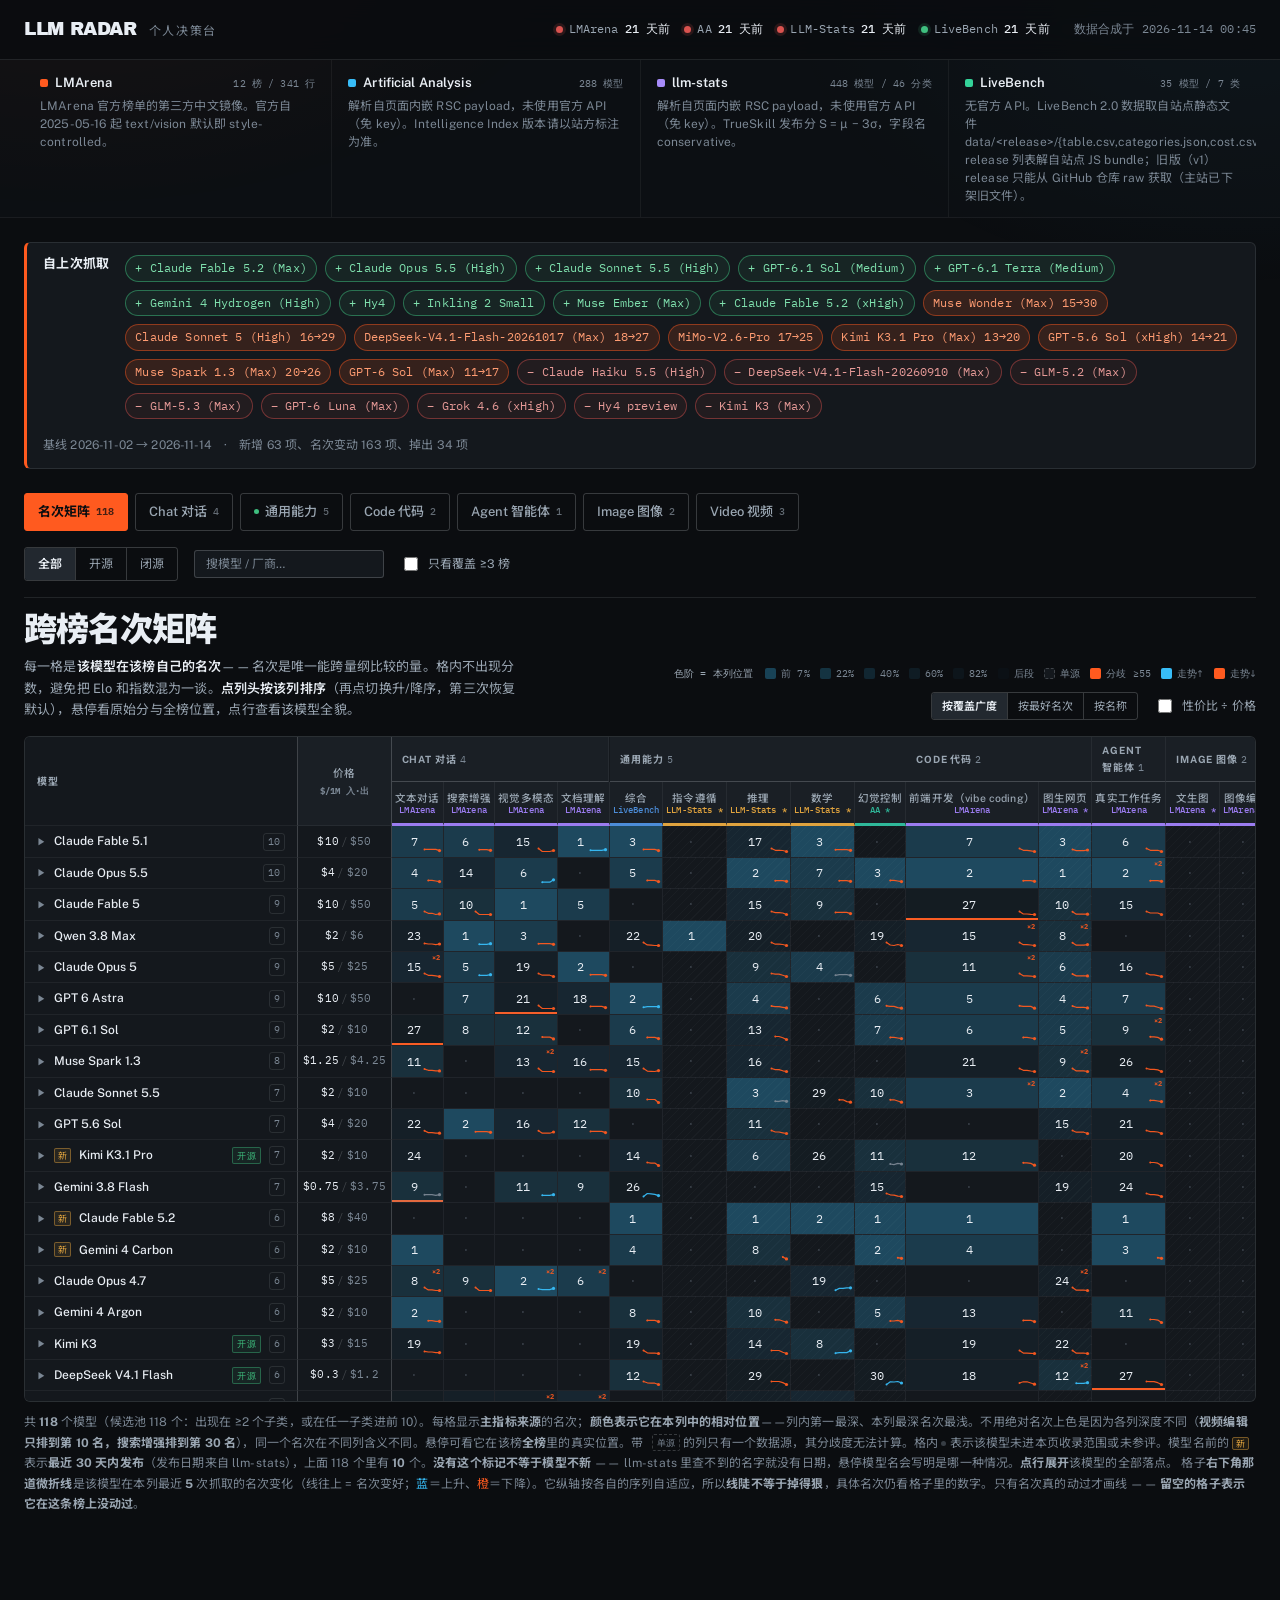
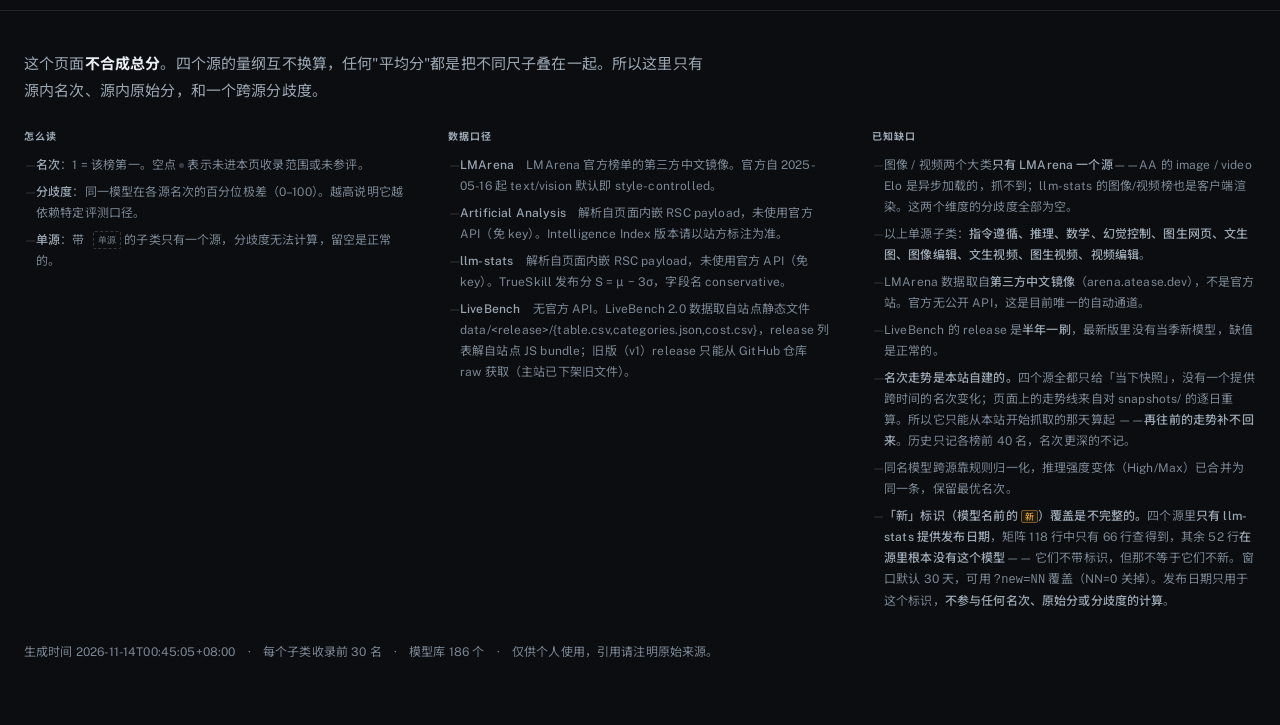
<file: index.html>
<!DOCTYPE html>
<html lang="zh-CN">
<head>
<meta charset="UTF-8">
<meta name="viewport" content="width=device-width, initial-scale=1">
<title>LLM Radar · 个人大模型决策台</title>
<meta name="description" content="把 LMArena / Artificial Analysis / llm-stats / LiveBench 四个源按 6 大类 17 子类并排，不合成总分，只做源内名次与跨源分歧。">
<link rel="preconnect" href="https://fonts.googleapis.com">
<link rel="preconnect" href="https://fonts.gstatic.com" crossorigin>
<link href="https://fonts.googleapis.com/css2?family=Archivo+Black&family=IBM+Plex+Mono:wght@400;500;600&family=Public+Sans:wght@300;400;500;600;700&family=Noto+Sans+SC:wght@400;500;700;900&display=swap" rel="stylesheet">
<link rel="stylesheet" href="styles/tokens.css">
<link rel="stylesheet" href="styles/base.css">
<link rel="stylesheet" href="styles/radar.css">
</head>
<body>

<!-- ══════════════ 顶栏 ══════════════ -->
<header class="topbar">
  <div class="wrap topbar-in">
    <div class="brand">
      <span class="brand-mark">LLM RADAR</span>
      <span class="brand-sub">个人决策台</span>
    </div>
    <div class="topbar-right">
      <div class="freshness" id="freshness"></div>
      <div class="genstamp" id="genstamp"></div>
    </div>
  </div>
</header>

<!-- ══════════════ 数据基准条 ══════════════ -->
<section class="srcline">
  <div class="wrap srcline-in" id="srcline"></div>
</section>

<main class="wrap">

  <!-- ══════════════ 变更 ══════════════ -->
  <section class="changes" id="changes"></section>

  <!-- ══════════════ 控制条 ══════════════ -->
  <section class="controls">
    <nav class="viewtabs" id="viewtabs" role="tablist" aria-label="视图切换"></nav>
    <div class="filters">
      <div class="seg" id="openfilter" role="group" aria-label="开源筛选">
        <button data-open="all" class="on">全部</button>
        <button data-open="open">开源</button>
        <button data-open="closed">闭源</button>
      </div>
      <label class="search">
        <input id="q" type="search" placeholder="搜模型 / 厂商…" autocomplete="off" aria-label="搜索模型">
      </label>
      <label class="covtoggle">
        <input type="checkbox" id="covfilter">
        <span>只看覆盖 ≥3 榜</span>
      </label>
    </div>
  </section>

  <!-- ══════════════ 矩阵视图 ══════════════ -->
  <section id="view-matrix" class="view">
    <div class="viewhead">
      <div>
        <h2>跨榜名次矩阵</h2>
        <p class="lead">每一格是<b>该模型在该榜自己的名次</b>——名次是唯一能跨量纲比较的量。格内不出现分数，避免把 Elo 和指数混为一谈。<b>点列头按该列排序</b>（再点切换升/降序，第三次恢复默认），悬停看原始分与全榜位置，点行查看该模型全貌。</p>
      </div>
      <div class="viewhead-meta">
        <div class="legend" id="matrix-legend"></div>
        <div class="sortrow">
          <div class="seg seg-sm" id="matrixsort">
            <button data-sort="coverage" class="on">按覆盖广度</button>
            <button data-sort="best">按最好名次</button>
            <button data-sort="name">按名称</button>
          </div>
          <label class="covtoggle" title="性价比排序 = 名次 × $/1k 对话（越小越划算），缺名次或价格的一律沉底。⚠️ 价格跨度是三个数量级、名次只有一个，所以结果会明显偏向便宜的小模型；要纯看实力就把它关掉。">
            <input type="checkbox" id="valuemode">
            <span>性价比 ÷ 价格</span>
          </label>
        </div>
      </div>
    </div>
    <p class="swipehint">↔ 横滑看 17 维　·　<b>点格子</b>看来源　·　<b>点名字</b>看全貌</p>
    <div class="matrix-split" id="matrix-split">
      <div class="tablewrap" id="wrap-matrix">
        <table class="matrix" id="matrix"></table>
      </div>
      <aside class="detailrail" id="detailrail" aria-live="polite"></aside>
    </div>
    <p class="tablenote" id="matrix-note"></p>
  </section>

  <!-- ══════════════ 大类详情视图 ══════════════ -->
  <section id="view-cat" class="view" hidden>
    <div class="cathead" id="cathead"></div>
    <p class="swipehint">↔ 左右滑动看各源原始分　·　<b>点模型名</b>展开全貌</p>
    <div class="cat-split" id="cat-split">
      <div class="tablewrap" id="wrap-cat">
        <table class="dtable" id="dtable"></table>
      </div>
      <aside class="detailrail" id="detailrail-cat" aria-live="polite"></aside>
    </div>
    <p class="tablenote" id="cat-note"></p>
  </section>

</main>

<footer class="footer">
  <div class="wrap">
    <p class="footer-lead">这个页面<b>不合成总分</b>。四个源的量纲互不换算，任何"平均分"都是把不同尺子叠在一起。所以这里只有源内名次、源内原始分，和一个跨源分歧度。</p>
    <div class="footer-grid">
      <div>
        <h4>怎么读</h4>
        <ul>
          <li><b>名次</b>：1 = 该榜第一。空点 <span class="dot-miss"></span> 表示未进本页收录范围或未参评。</li>
          <li><b>分歧度</b>：同一模型在各源名次的百分位极差（0–100）。越高说明它越依赖特定评测口径。</li>
          <li><b>单源</b>：带 <span class="tag-single">单源</span> 的子类只有一个源，分歧度无法计算，留空是正常的。</li>
        </ul>
      </div>
      <div>
        <h4>数据口径</h4>
        <ul id="footer-method"></ul>
      </div>
      <div>
        <h4>已知缺口</h4>
        <ul id="footer-gaps"></ul>
      </div>
    </div>
    <p class="footer-fine" id="footer-fine"></p>
  </div>
</footer>

<div class="tip" id="tip" hidden></div>

<script src="data/app.json.js"></script>
<script src="data/history.json.js"></script>
<script src="scripts/radar.js"></script>
</body>
</html>
</file>
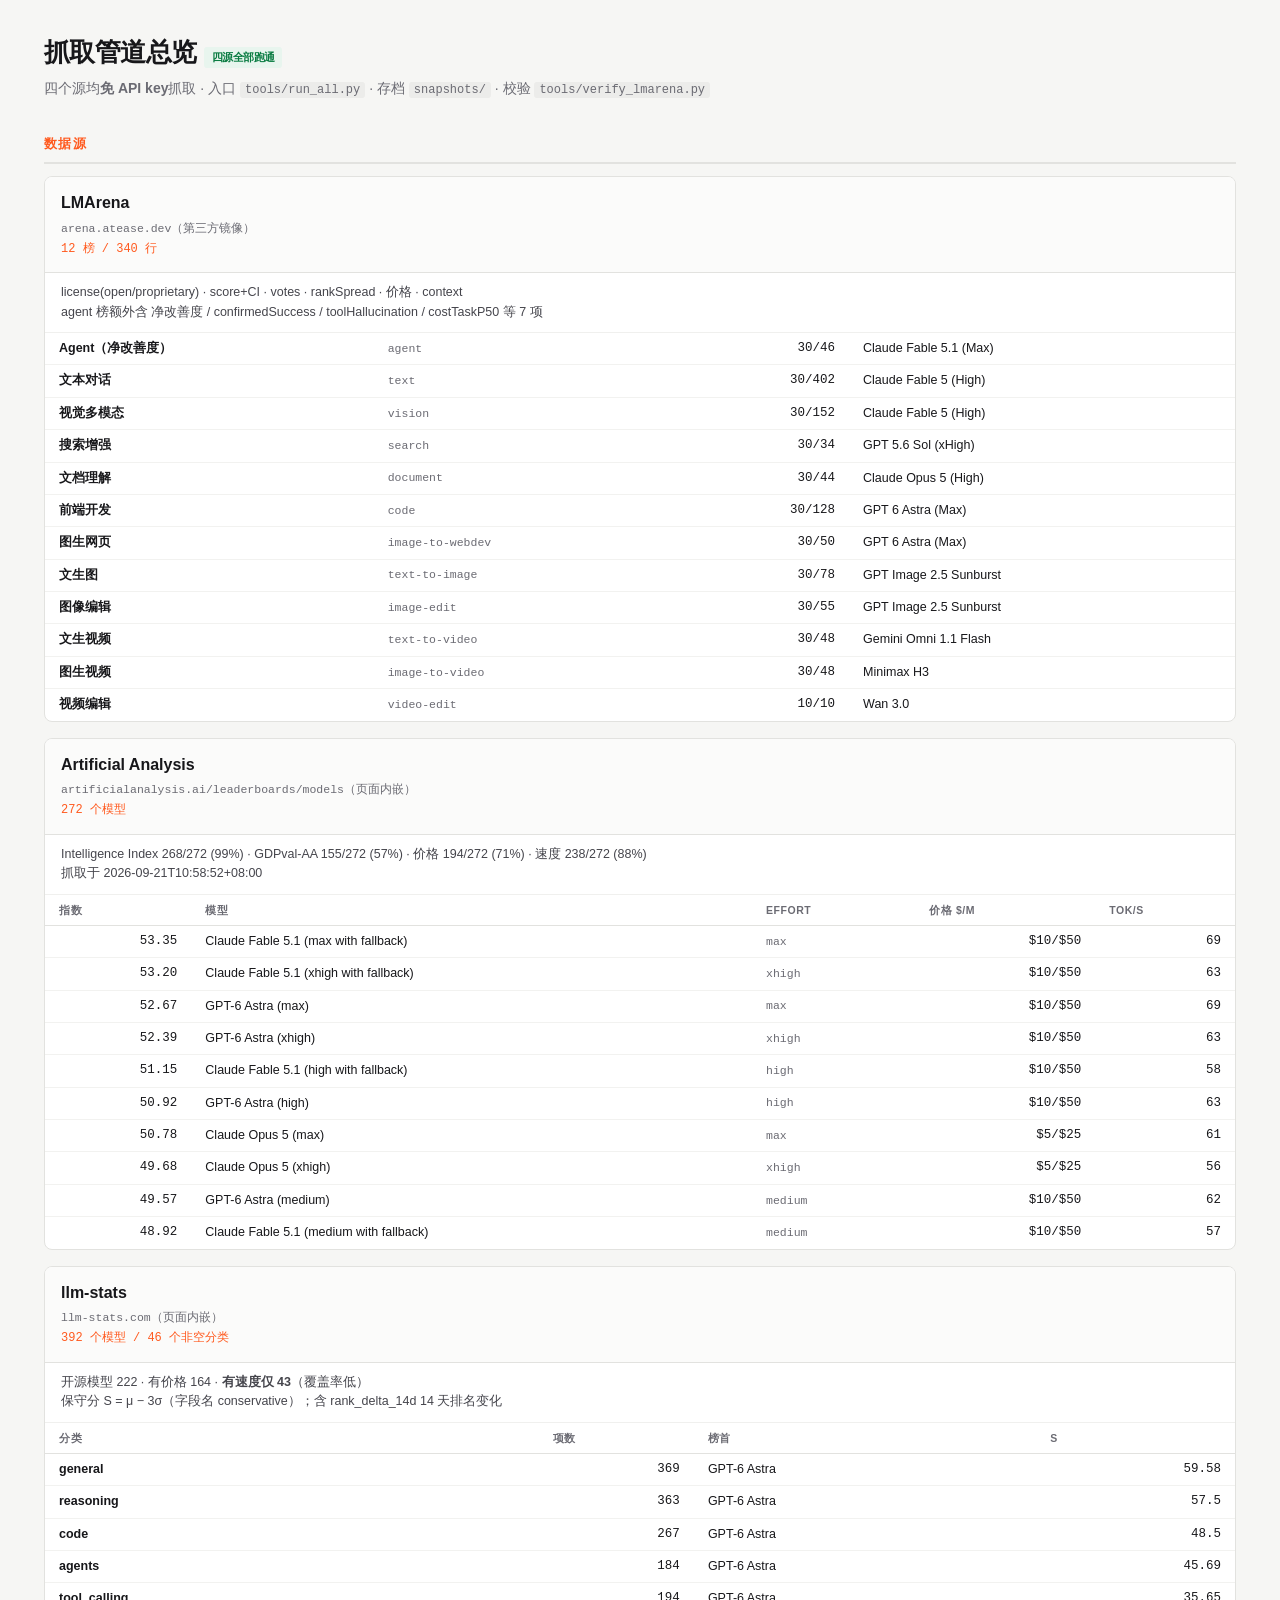
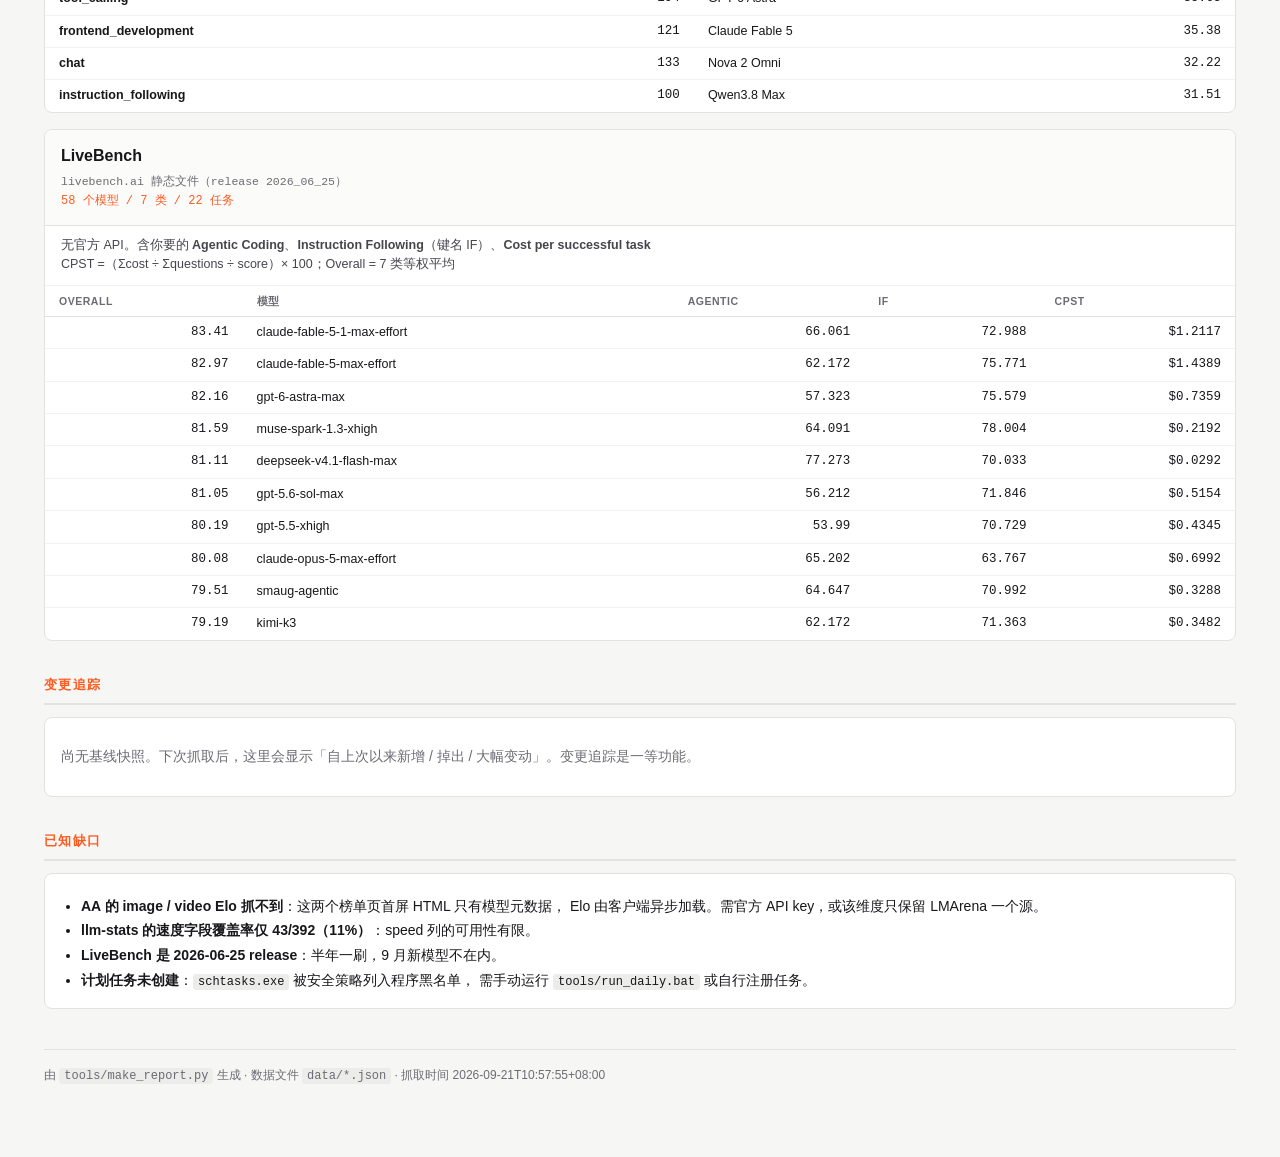
<file: data/pipeline.html>
<!DOCTYPE html>
<html lang="zh-CN"><head><meta charset="utf-8">
<meta name="viewport" content="width=device-width, initial-scale=1">
<title>抓取管道总览 · 四源</title>
<style>
  :root { --bg:#f6f6f4; --card:#fff; --ink:#17171a; --dim:#6b6b73; --line:#e2e2df;
    --accent:#ff5a1f; --ok:#0a7c42; --mono:ui-monospace,"Cascadia Mono",Consolas,monospace; }
  * { box-sizing:border-box; }
  body { margin:0; background:var(--bg); color:var(--ink);
    font:14px/1.55 -apple-system,"Segoe UI","Microsoft YaHei",sans-serif; }
  .wrap { max-width:1240px; margin:0 auto; padding:32px 24px 72px; }
  h1 { font-size:26px; margin:0 0 6px; letter-spacing:-.02em; }
  h2 { font-size:13px; text-transform:uppercase; letter-spacing:.1em; color:var(--accent);
    margin:34px 0 12px; padding-bottom:8px; border-bottom:2px solid var(--line); }
  .lead { color:var(--dim); margin:0 0 22px; }
  code { font-family:var(--mono); font-size:12px; background:#ececea; padding:1px 5px; border-radius:3px; }
  .ok { display:inline-block; background:#e8f5ee; color:var(--ok); font-weight:600;
    font-size:11px; padding:2px 8px; border-radius:3px; }
  .card { background:var(--card); border:1px solid var(--line); border-radius:8px;
    margin-bottom:16px; overflow:hidden; }
  .card header { padding:14px 16px; border-bottom:1px solid var(--line); background:#fbfbfa; }
  .card h3 { margin:0 0 4px; font-size:16px; }
  .src { font-family:var(--mono); font-size:11.5px; color:var(--dim); }
  .scale { font-family:var(--mono); font-size:12px; color:var(--accent); margin-top:2px; }
  .note { margin:0; padding:10px 16px; font-size:12.5px; color:#45454c;
    border-bottom:1px solid #f0f0ee; }
  .tw { overflow-x:auto; }
  table { width:100%; border-collapse:collapse; font-size:12.5px; }
  th { text-align:left; font-size:10.5px; color:var(--dim); text-transform:uppercase;
    letter-spacing:.05em; padding:7px 14px; border-bottom:1px solid var(--line); white-space:nowrap; }
  td { padding:6px 14px; border-bottom:1px solid #f2f2f0; white-space:nowrap; }
  tbody tr:last-child td { border-bottom:none; }
  .n { font-family:var(--mono); text-align:right; }
  .m { font-weight:600; }
  .s { color:var(--dim); font-family:var(--mono); font-size:11.5px; }
  .dim { color:var(--dim); }
  ul { margin:8px 0 0; padding-left:20px; } li { margin:3px 0; }
  footer { margin-top:40px; padding-top:16px; border-top:1px solid var(--line);
    color:var(--dim); font-size:12px; }
</style></head><body><div class="wrap">
  <h1>抓取管道总览 <span class="ok">四源全部跑通</span></h1>
  <p class="lead">四个源均<b>免 API key</b>抓取 · 入口 <code>tools/run_all.py</code> ·
    存档 <code>snapshots/</code> · 校验 <code>tools/verify_lmarena.py</code></p>

  <h2>数据源</h2>
  <section class='card'><header><h3>LMArena</h3><div class='src'>arena.atease.dev（第三方镜像）</div><div class='scale'>12 榜 / 340 行</div></header><p class='note'>license(open/proprietary) · score+CI · votes · rankSpread · 价格 · context<br>agent 榜额外含 净改善度 / confirmedSuccess / toolHallucination / costTaskP50 等 7 项</p><div class='tw'><table><tr><td class='m'>Agent（净改善度）</td><td class='s'>agent</td><td class='n'>30/46</td><td>Claude Fable 5.1 (Max)</td></tr><tr><td class='m'>文本对话</td><td class='s'>text</td><td class='n'>30/402</td><td>Claude Fable 5 (High)</td></tr><tr><td class='m'>视觉多模态</td><td class='s'>vision</td><td class='n'>30/152</td><td>Claude Fable 5 (High)</td></tr><tr><td class='m'>搜索增强</td><td class='s'>search</td><td class='n'>30/34</td><td>GPT 5.6 Sol (xHigh)</td></tr><tr><td class='m'>文档理解</td><td class='s'>document</td><td class='n'>30/44</td><td>Claude Opus 5 (High)</td></tr><tr><td class='m'>前端开发</td><td class='s'>code</td><td class='n'>30/128</td><td>GPT 6 Astra (Max)</td></tr><tr><td class='m'>图生网页</td><td class='s'>image-to-webdev</td><td class='n'>30/50</td><td>GPT 6 Astra (Max)</td></tr><tr><td class='m'>文生图</td><td class='s'>text-to-image</td><td class='n'>30/78</td><td>GPT Image 2.5 Sunburst</td></tr><tr><td class='m'>图像编辑</td><td class='s'>image-edit</td><td class='n'>30/55</td><td>GPT Image 2.5 Sunburst</td></tr><tr><td class='m'>文生视频</td><td class='s'>text-to-video</td><td class='n'>30/48</td><td>Gemini Omni 1.1 Flash</td></tr><tr><td class='m'>图生视频</td><td class='s'>image-to-video</td><td class='n'>30/48</td><td>Minimax H3</td></tr><tr><td class='m'>视频编辑</td><td class='s'>video-edit</td><td class='n'>10/10</td><td>Wan 3.0</td></tr></table></div></section><section class='card'><header><h3>Artificial Analysis</h3><div class='src'>artificialanalysis.ai/leaderboards/models（页面内嵌）</div><div class='scale'>272 个模型</div></header><p class='note'>Intelligence Index 268/272 (99%) · GDPval-AA 155/272 (57%) · 价格 194/272 (71%) · 速度 238/272 (88%)<br>抓取于 2026-09-21T10:58:52+08:00</p><div class='tw'><table><thead><tr><th>指数</th><th>模型</th><th>effort</th><th>价格 $/M</th><th>tok/s</th></tr></thead><tbody><tr><td class='n'>53.35</td><td>Claude Fable 5.1 (max with fallback)</td><td class='s'>max</td><td class='n'>$10/$50</td><td class='n'>69</td></tr><tr><td class='n'>53.20</td><td>Claude Fable 5.1 (xhigh with fallback)</td><td class='s'>xhigh</td><td class='n'>$10/$50</td><td class='n'>63</td></tr><tr><td class='n'>52.67</td><td>GPT-6 Astra (max)</td><td class='s'>max</td><td class='n'>$10/$50</td><td class='n'>69</td></tr><tr><td class='n'>52.39</td><td>GPT-6 Astra (xhigh)</td><td class='s'>xhigh</td><td class='n'>$10/$50</td><td class='n'>63</td></tr><tr><td class='n'>51.15</td><td>Claude Fable 5.1 (high with fallback)</td><td class='s'>high</td><td class='n'>$10/$50</td><td class='n'>58</td></tr><tr><td class='n'>50.92</td><td>GPT-6 Astra (high)</td><td class='s'>high</td><td class='n'>$10/$50</td><td class='n'>63</td></tr><tr><td class='n'>50.78</td><td>Claude Opus 5 (max)</td><td class='s'>max</td><td class='n'>$5/$25</td><td class='n'>61</td></tr><tr><td class='n'>49.68</td><td>Claude Opus 5 (xhigh)</td><td class='s'>xhigh</td><td class='n'>$5/$25</td><td class='n'>56</td></tr><tr><td class='n'>49.57</td><td>GPT-6 Astra (medium)</td><td class='s'>medium</td><td class='n'>$10/$50</td><td class='n'>62</td></tr><tr><td class='n'>48.92</td><td>Claude Fable 5.1 (medium with fallback)</td><td class='s'>medium</td><td class='n'>$10/$50</td><td class='n'>57</td></tr></tbody></table></div></section><section class='card'><header><h3>llm-stats</h3><div class='src'>llm-stats.com（页面内嵌）</div><div class='scale'>392 个模型 / 46 个非空分类</div></header><p class='note'>开源模型 222 · 有价格 164 · <b>有速度仅 43</b>（覆盖率低）<br>保守分 S = μ − 3σ（字段名 conservative）；含 rank_delta_14d 14 天排名变化</p><div class='tw'><table><thead><tr><th>分类</th><th>项数</th><th>榜首</th><th>S</th></tr></thead><tbody><tr><td class='m'>general</td><td class='n'>369</td><td>GPT-6 Astra</td><td class='n'>59.58</td></tr><tr><td class='m'>reasoning</td><td class='n'>363</td><td>GPT-6 Astra</td><td class='n'>57.5</td></tr><tr><td class='m'>code</td><td class='n'>267</td><td>GPT-6 Astra</td><td class='n'>48.5</td></tr><tr><td class='m'>agents</td><td class='n'>184</td><td>GPT-6 Astra</td><td class='n'>45.69</td></tr><tr><td class='m'>tool_calling</td><td class='n'>194</td><td>GPT-6 Astra</td><td class='n'>35.65</td></tr><tr><td class='m'>frontend_development</td><td class='n'>121</td><td>Claude Fable 5</td><td class='n'>35.38</td></tr><tr><td class='m'>chat</td><td class='n'>133</td><td>Nova 2 Omni</td><td class='n'>32.22</td></tr><tr><td class='m'>instruction_following</td><td class='n'>100</td><td>Qwen3.8 Max</td><td class='n'>31.51</td></tr></tbody></table></div></section><section class='card'><header><h3>LiveBench</h3><div class='src'>livebench.ai 静态文件（release 2026_06_25）</div><div class='scale'>58 个模型 / 7 类 / 22 任务</div></header><p class='note'>无官方 API。含你要的 <b>Agentic Coding</b>、<b>Instruction Following</b>（键名 IF）、<b>Cost per successful task</b><br>CPST =（Σcost ÷ Σquestions ÷ score）× 100；Overall = 7 类等权平均</p><div class='tw'><table><thead><tr><th>Overall</th><th>模型</th><th>Agentic</th><th>IF</th><th>CPST</th></tr></thead><tbody><tr><td class='n'>83.41</td><td>claude-fable-5-1-max-effort</td><td class='n'>66.061</td><td class='n'>72.988</td><td class='n'>$1.2117</td></tr><tr><td class='n'>82.97</td><td>claude-fable-5-max-effort</td><td class='n'>62.172</td><td class='n'>75.771</td><td class='n'>$1.4389</td></tr><tr><td class='n'>82.16</td><td>gpt-6-astra-max</td><td class='n'>57.323</td><td class='n'>75.579</td><td class='n'>$0.7359</td></tr><tr><td class='n'>81.59</td><td>muse-spark-1.3-xhigh</td><td class='n'>64.091</td><td class='n'>78.004</td><td class='n'>$0.2192</td></tr><tr><td class='n'>81.11</td><td>deepseek-v4.1-flash-max</td><td class='n'>77.273</td><td class='n'>70.033</td><td class='n'>$0.0292</td></tr><tr><td class='n'>81.05</td><td>gpt-5.6-sol-max</td><td class='n'>56.212</td><td class='n'>71.846</td><td class='n'>$0.5154</td></tr><tr><td class='n'>80.19</td><td>gpt-5.5-xhigh</td><td class='n'>53.99</td><td class='n'>70.729</td><td class='n'>$0.4345</td></tr><tr><td class='n'>80.08</td><td>claude-opus-5-max-effort</td><td class='n'>65.202</td><td class='n'>63.767</td><td class='n'>$0.6992</td></tr><tr><td class='n'>79.51</td><td>smaug-agentic</td><td class='n'>64.647</td><td class='n'>70.992</td><td class='n'>$0.3288</td></tr><tr><td class='n'>79.19</td><td>kimi-k3</td><td class='n'>62.172</td><td class='n'>71.363</td><td class='n'>$0.3482</td></tr></tbody></table></div></section>

  <h2>变更追踪</h2>
  <section class="card"><div style="padding:14px 16px"><p class='dim'>尚无基线快照。下次抓取后，这里会显示「自上次以来新增 / 掉出 / 大幅变动」。变更追踪是一等功能。</p></div></section>

  <h2>已知缺口</h2>
  <section class="card"><div style="padding:14px 16px">
    <ul>
      <li><b>AA 的 image / video Elo 抓不到</b>：这两个榜单页首屏 HTML 只有模型元数据，
          Elo 由客户端异步加载。需官方 API key，或该维度只保留 LMArena 一个源。</li>
      <li><b>llm-stats 的速度字段覆盖率仅 43/392（11%）</b>：speed 列的可用性有限。</li>
      <li><b>LiveBench 是 2026-06-25 release</b>：半年一刷，9 月新模型不在内。</li>
      <li><b>计划任务未创建</b>：<code>schtasks.exe</code> 被安全策略列入程序黑名单，
          需手动运行 <code>tools/run_daily.bat</code> 或自行注册任务。</li>
    </ul>
  </div></section>

  <footer>由 <code>tools/make_report.py</code> 生成 ·
    数据文件 <code>data/*.json</code> · 抓取时间 2026-09-21T10:57:55+08:00</footer>
</div></body></html>
</file>
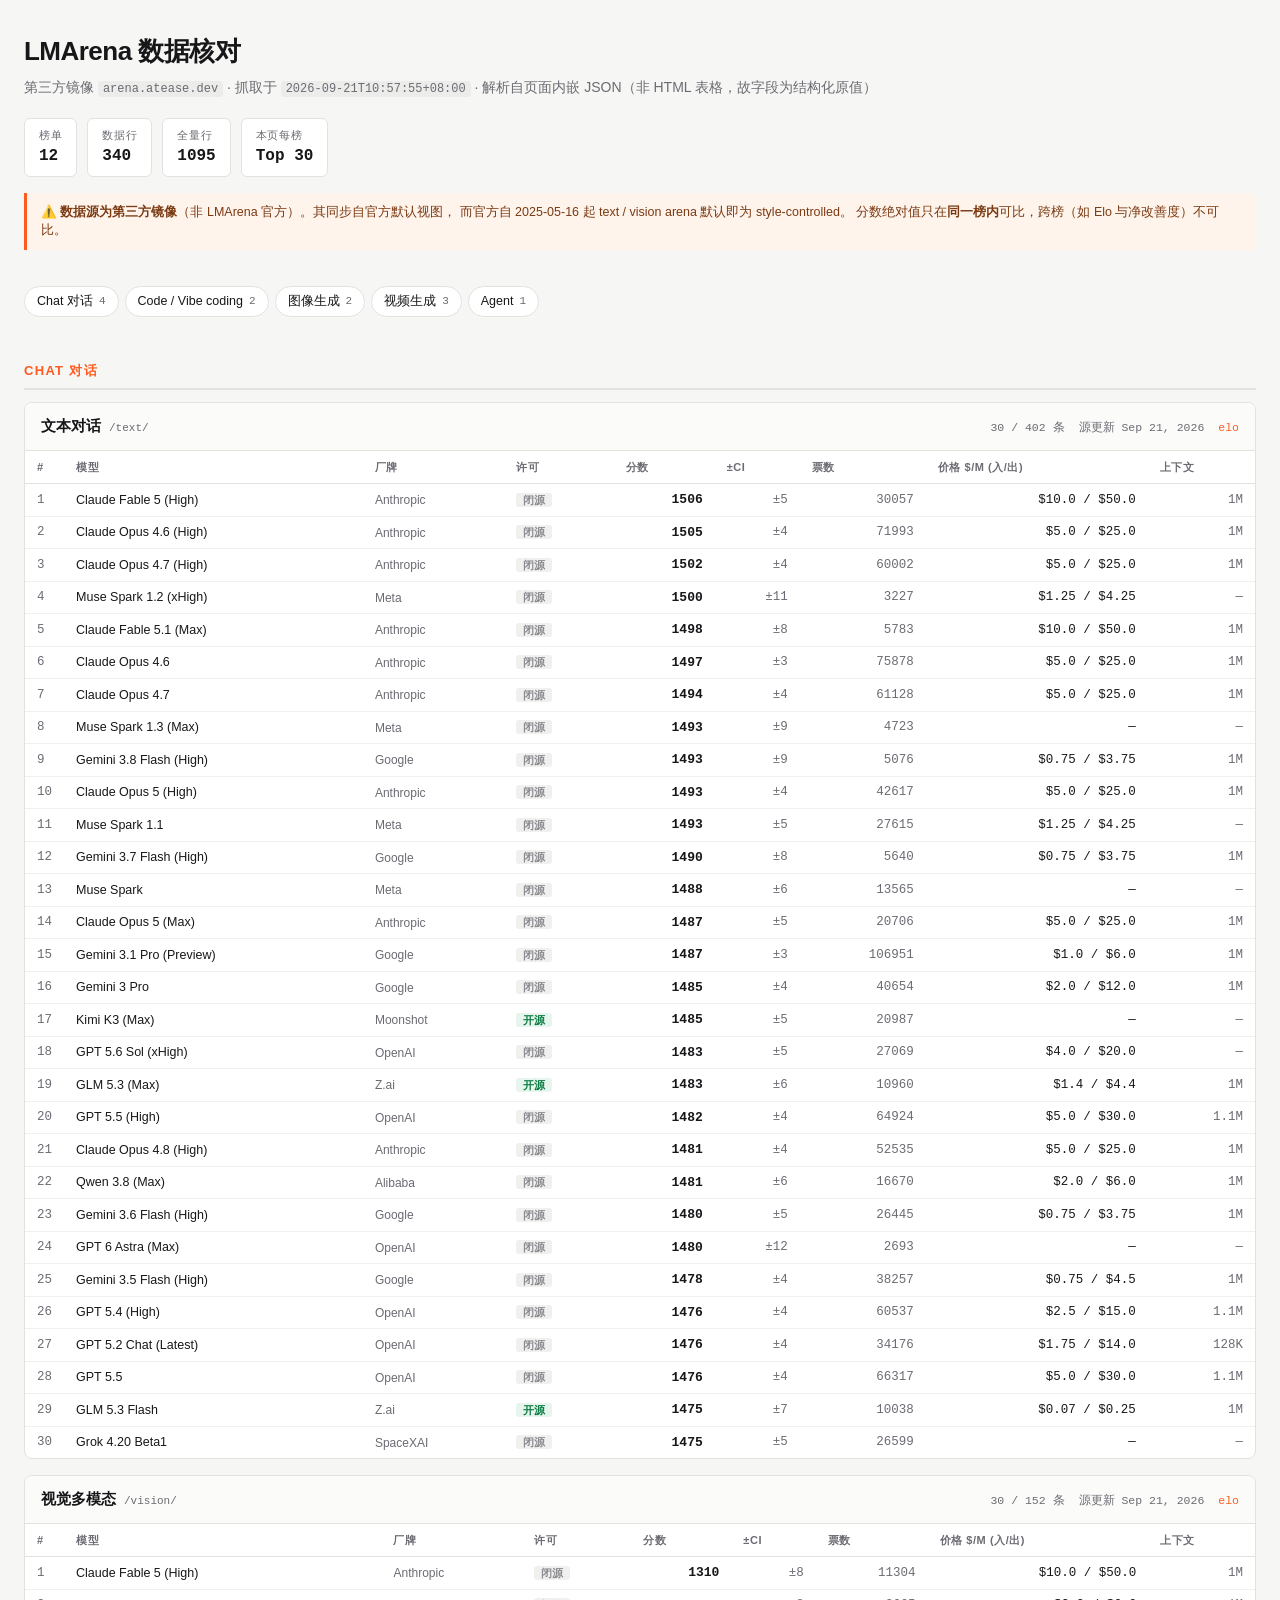
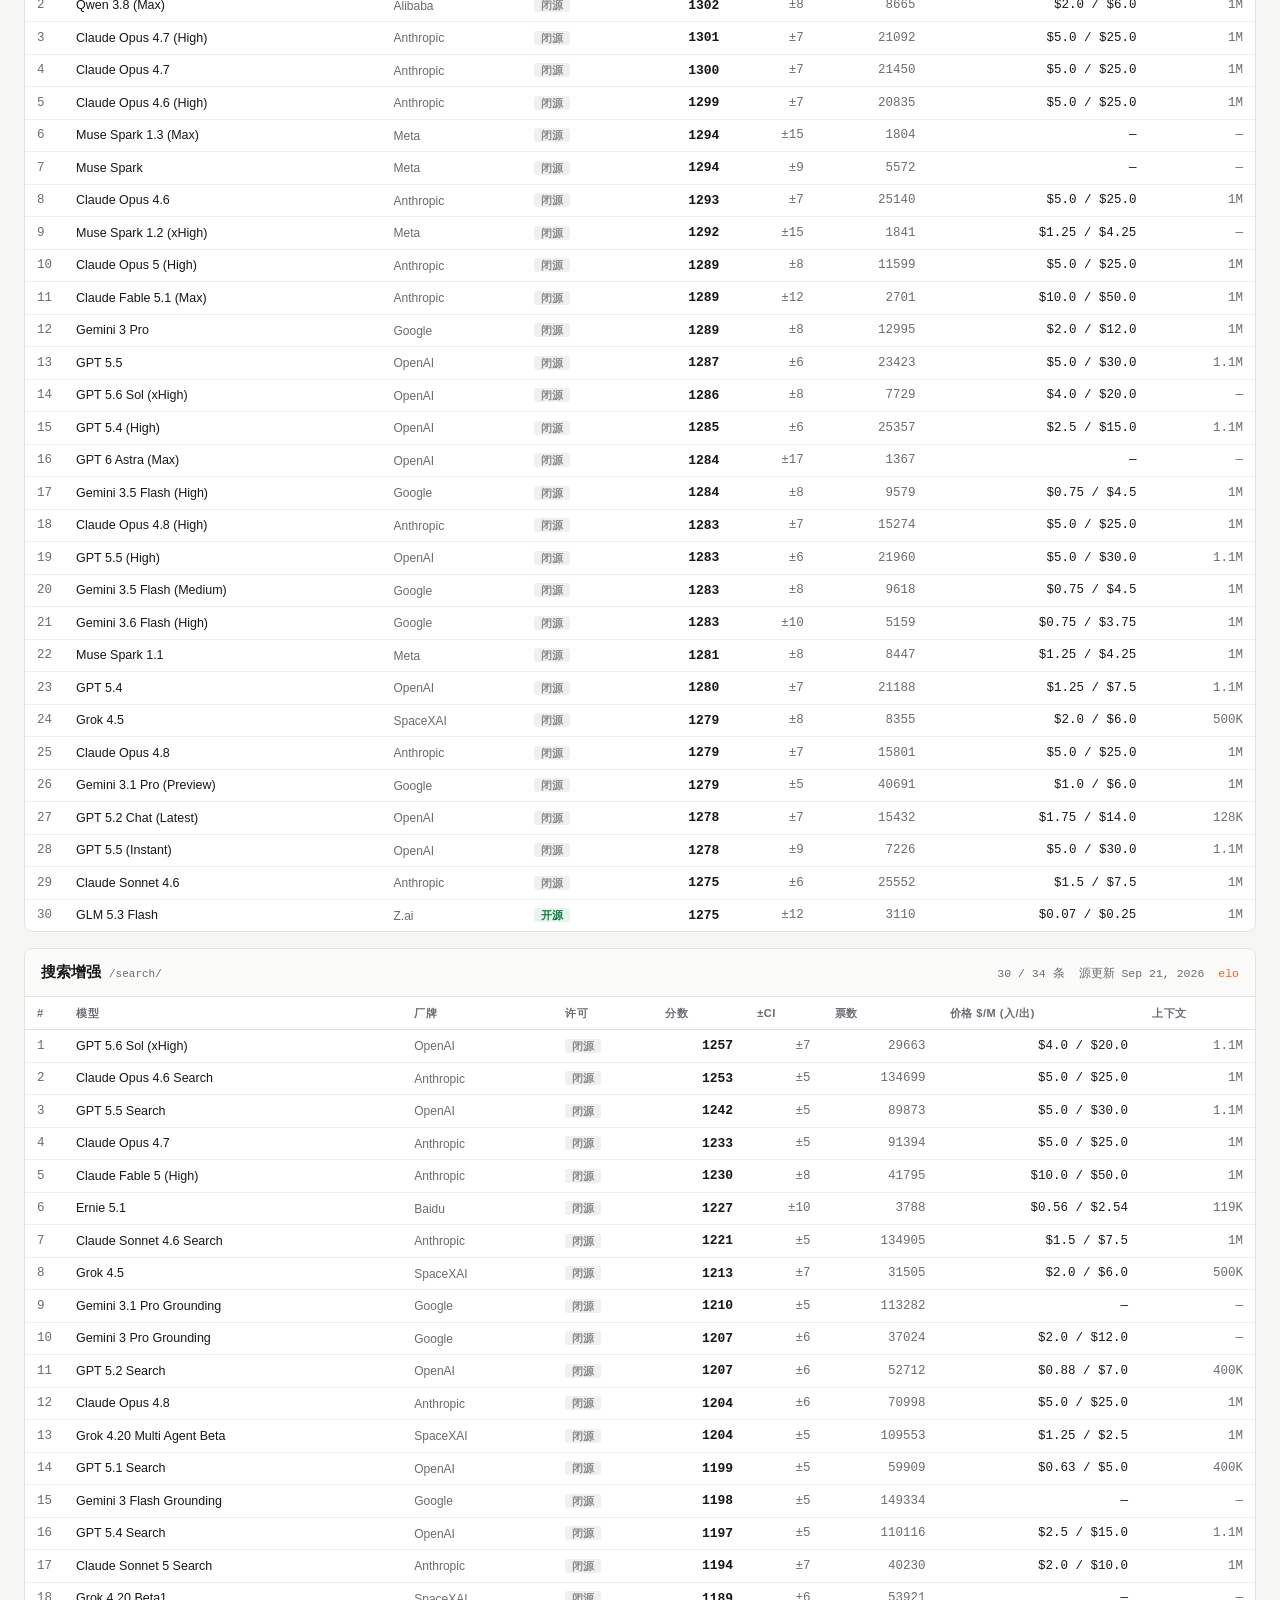
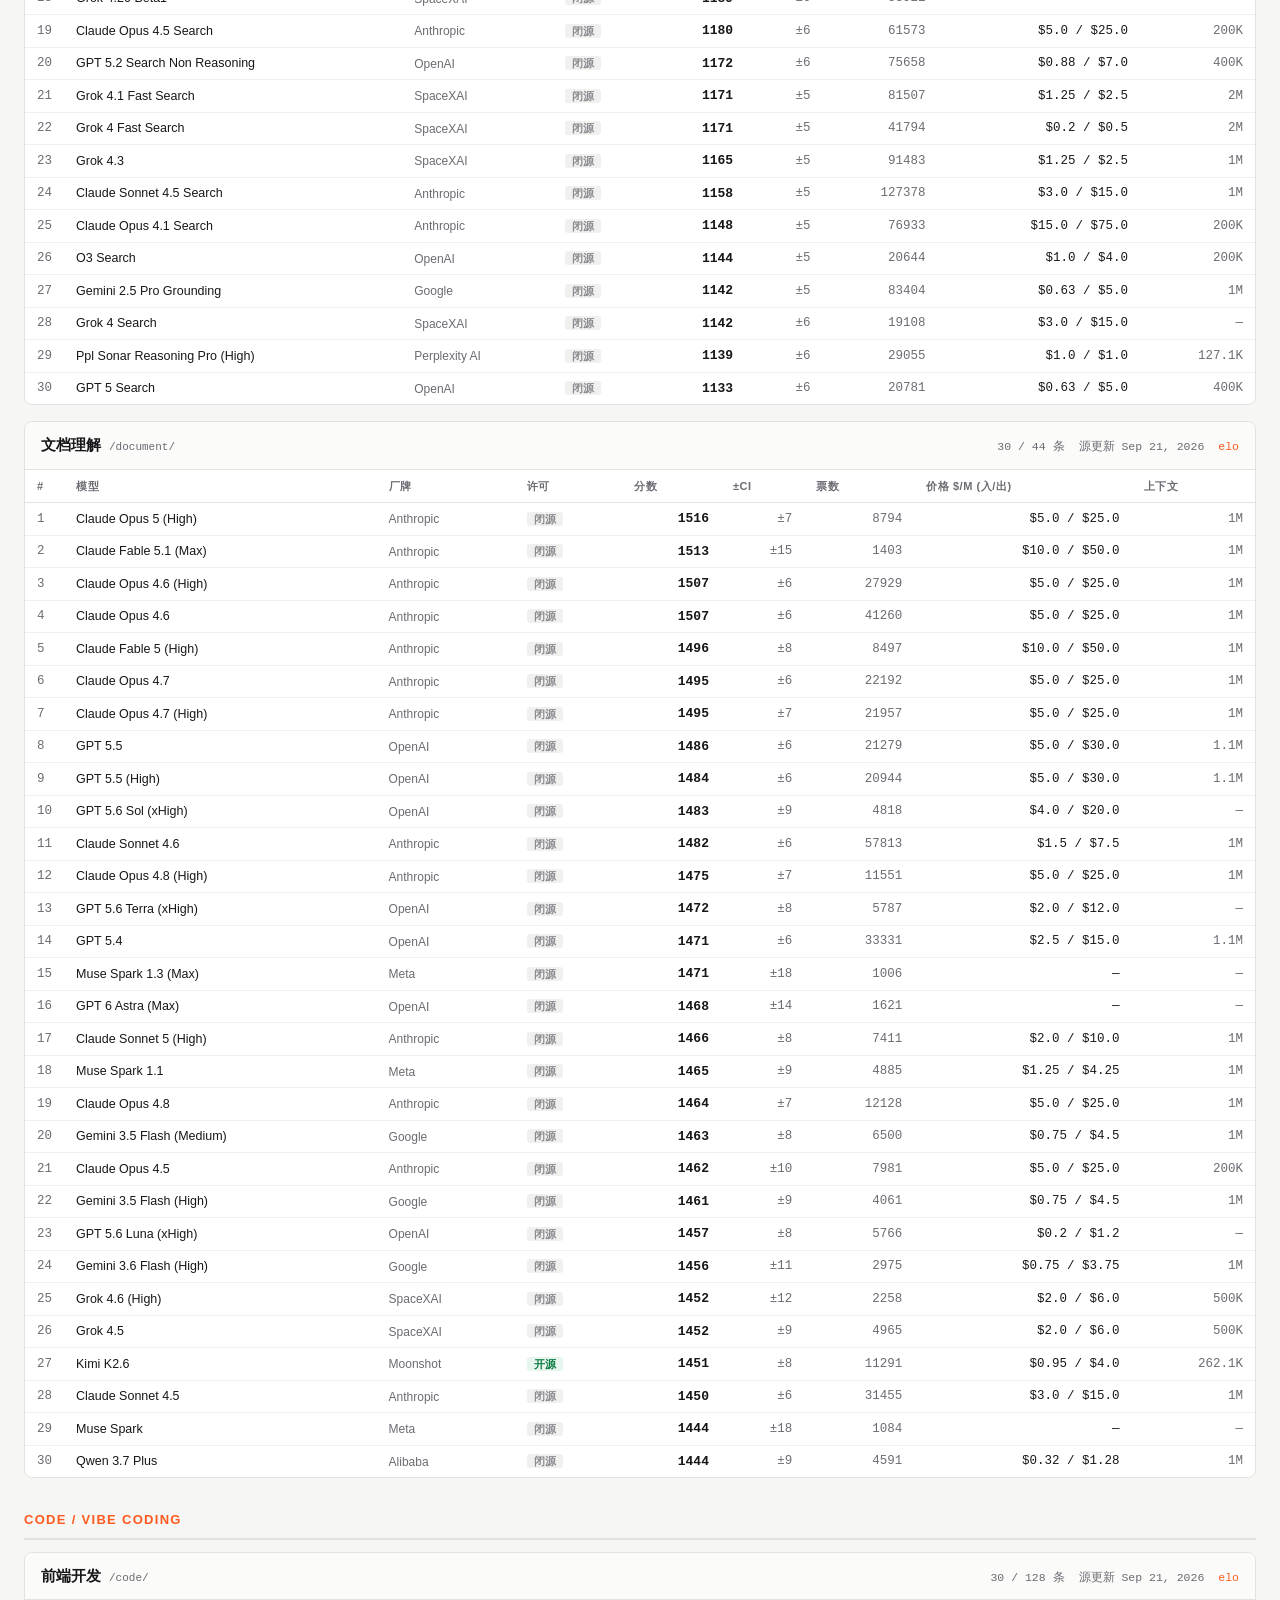
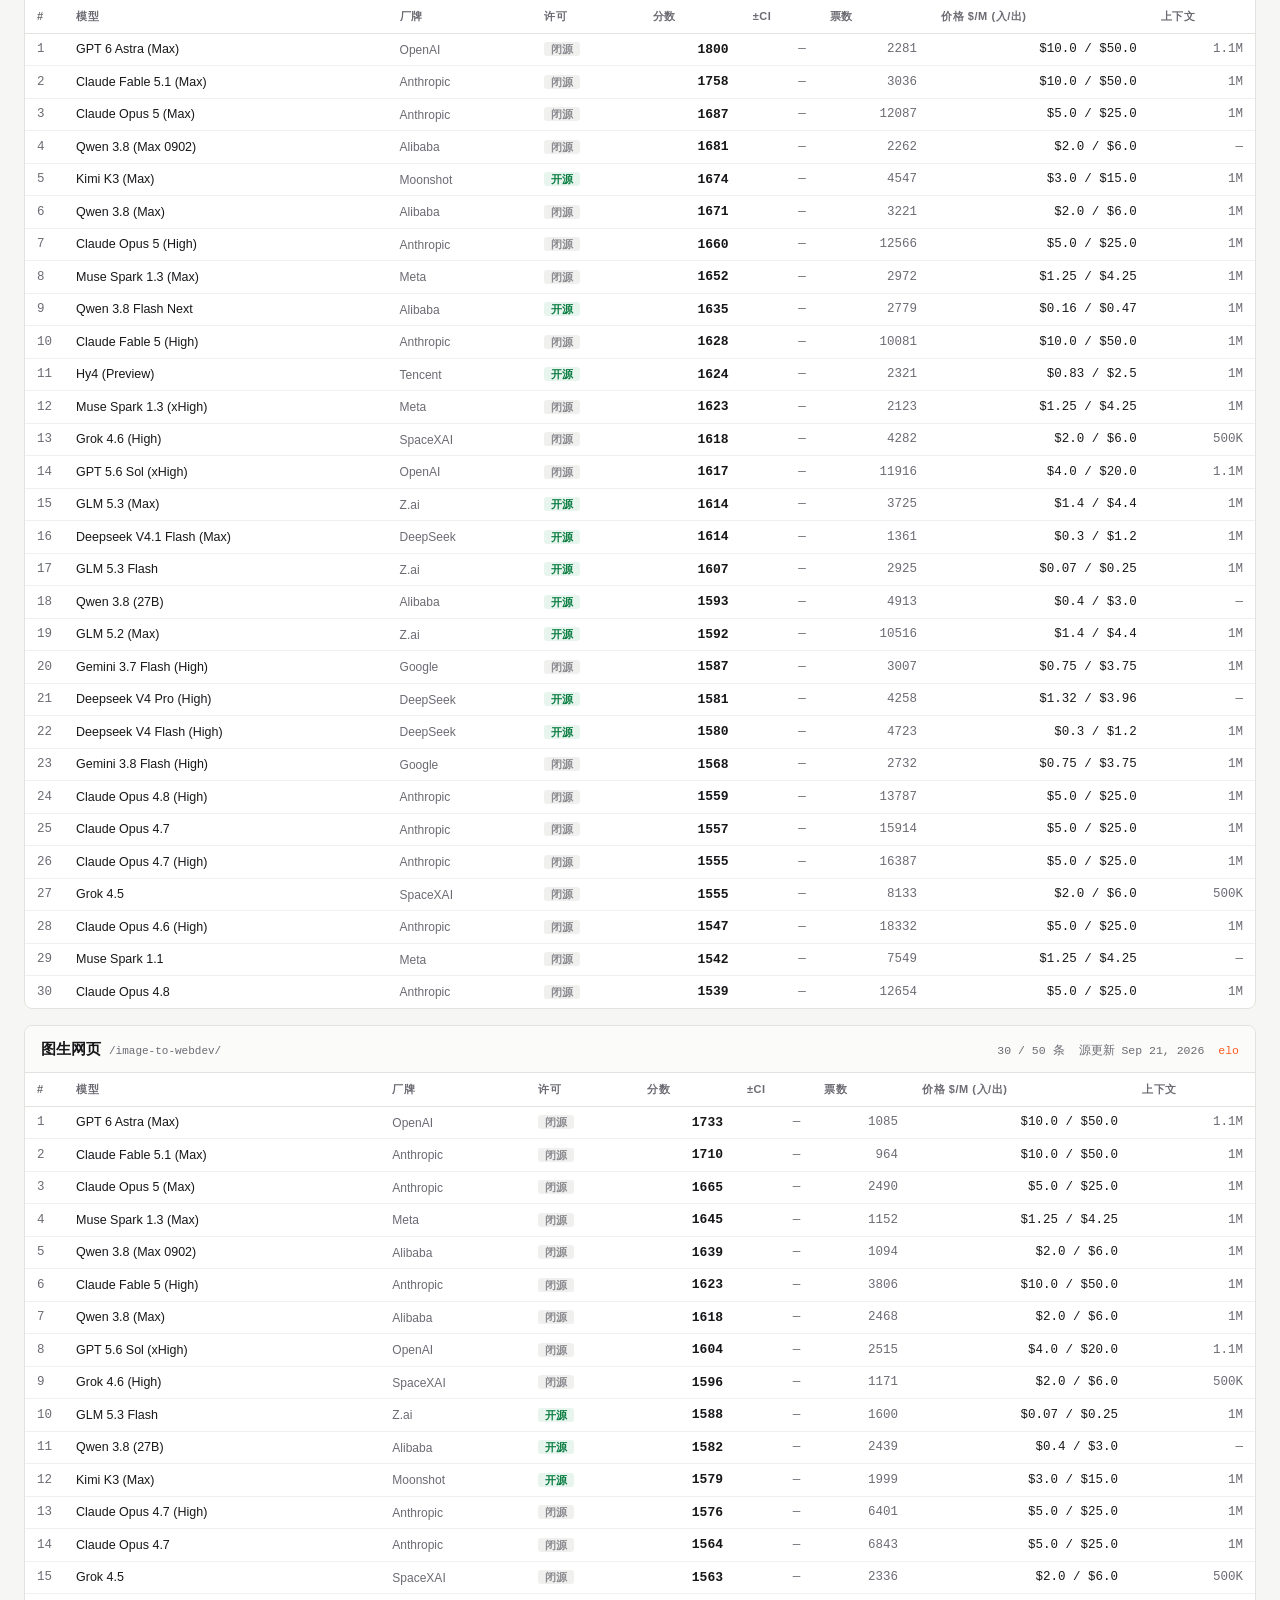
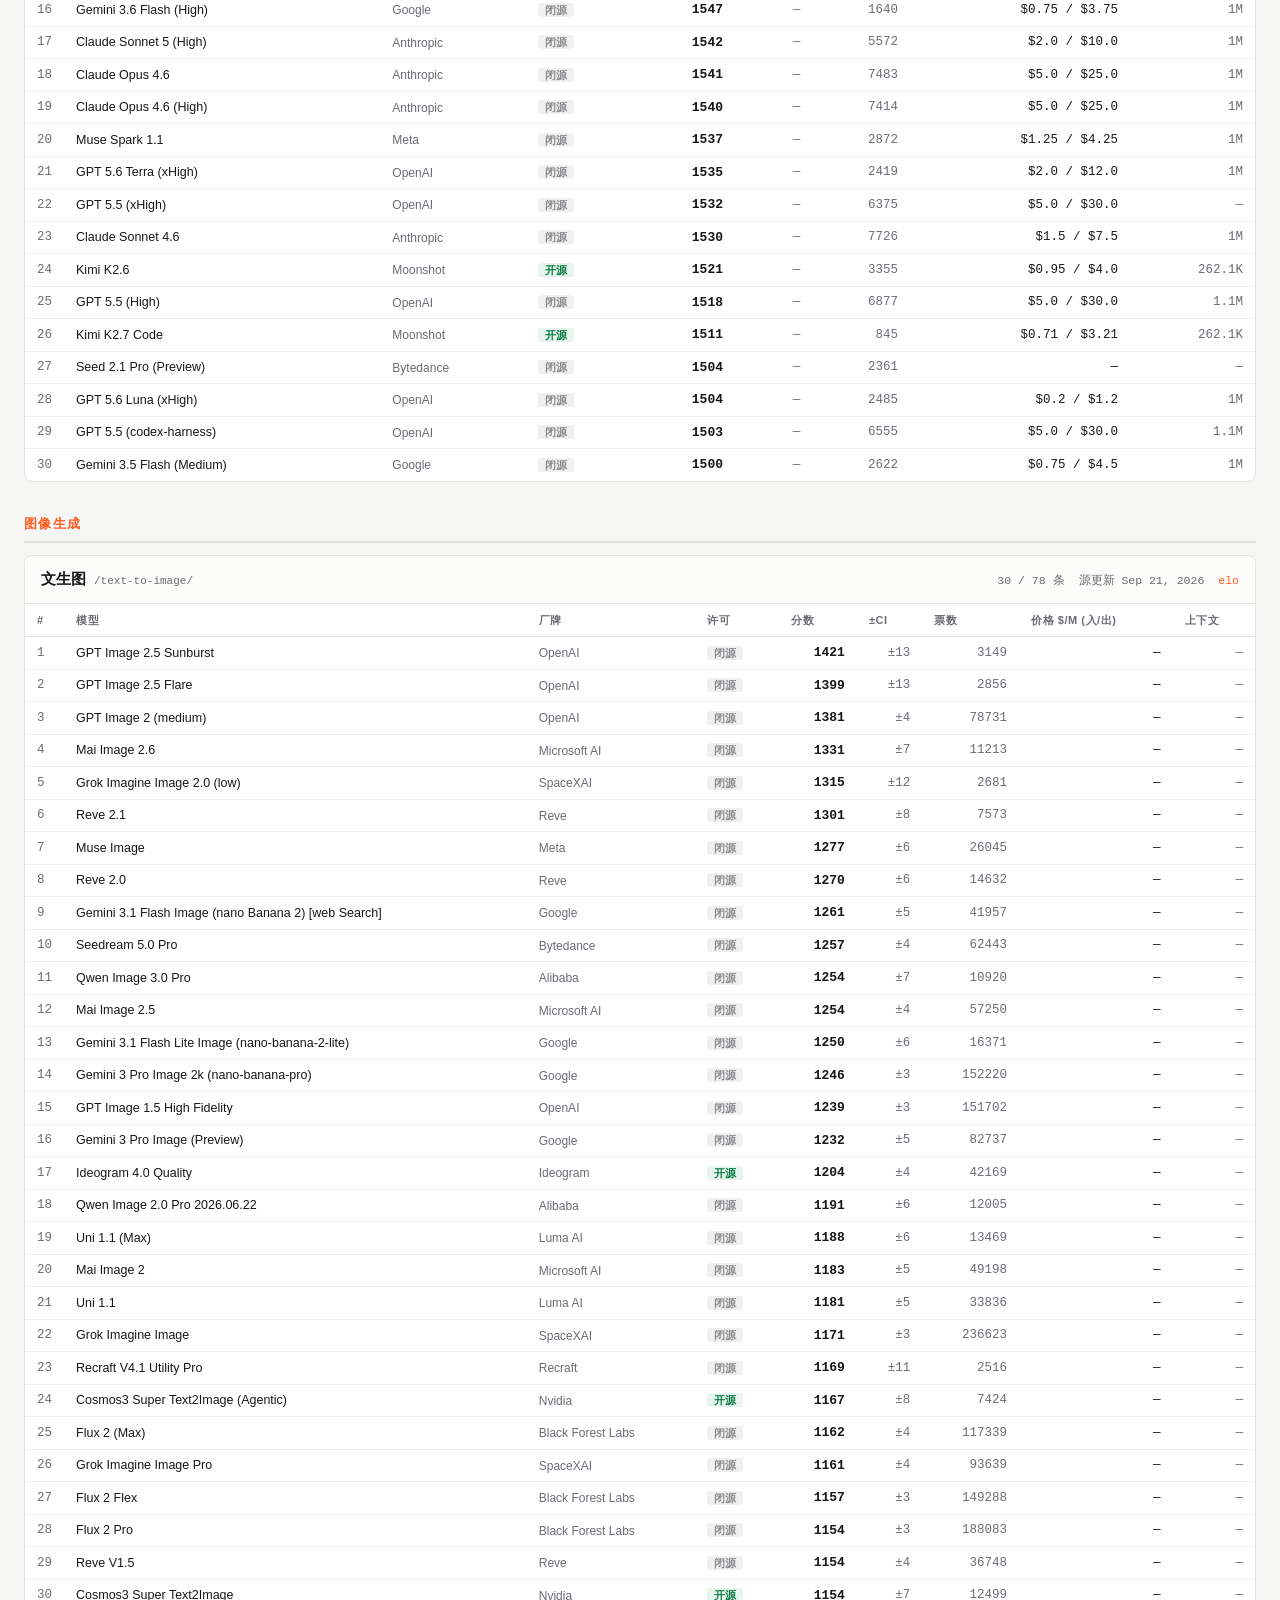
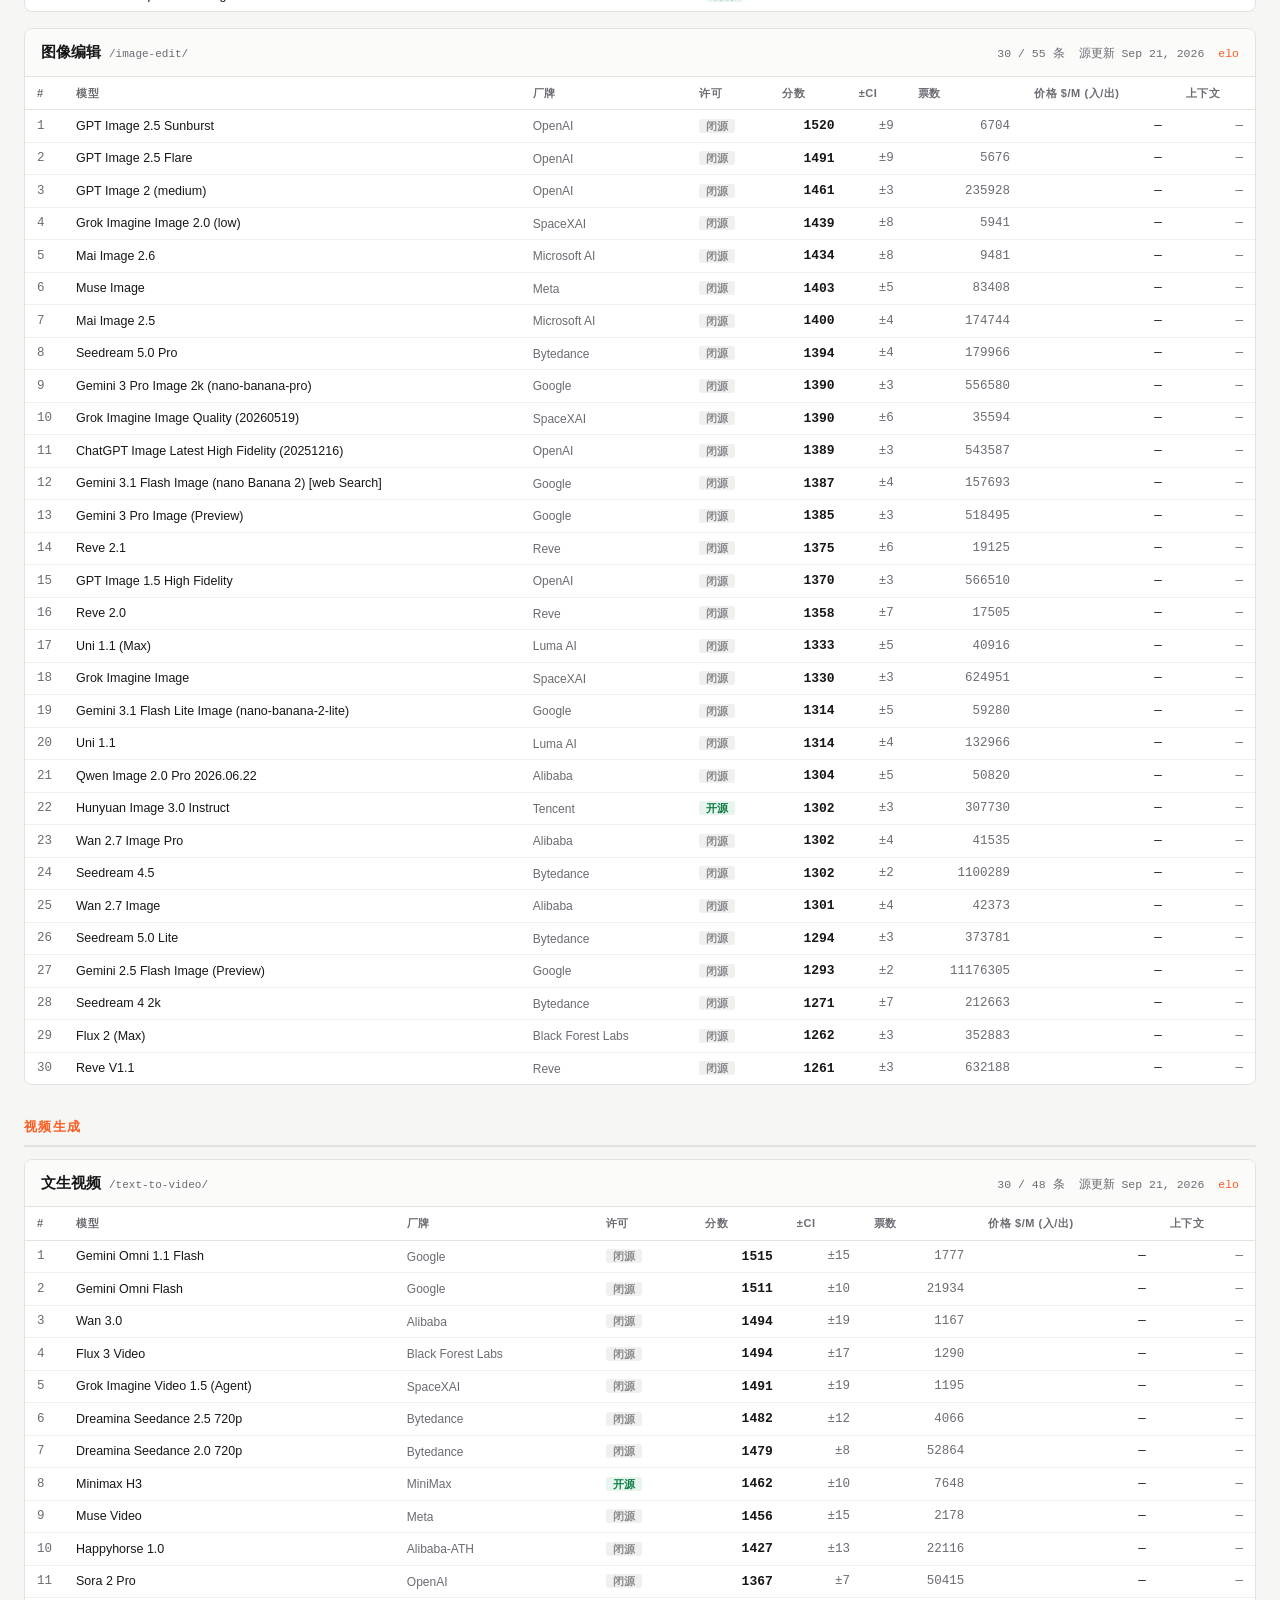
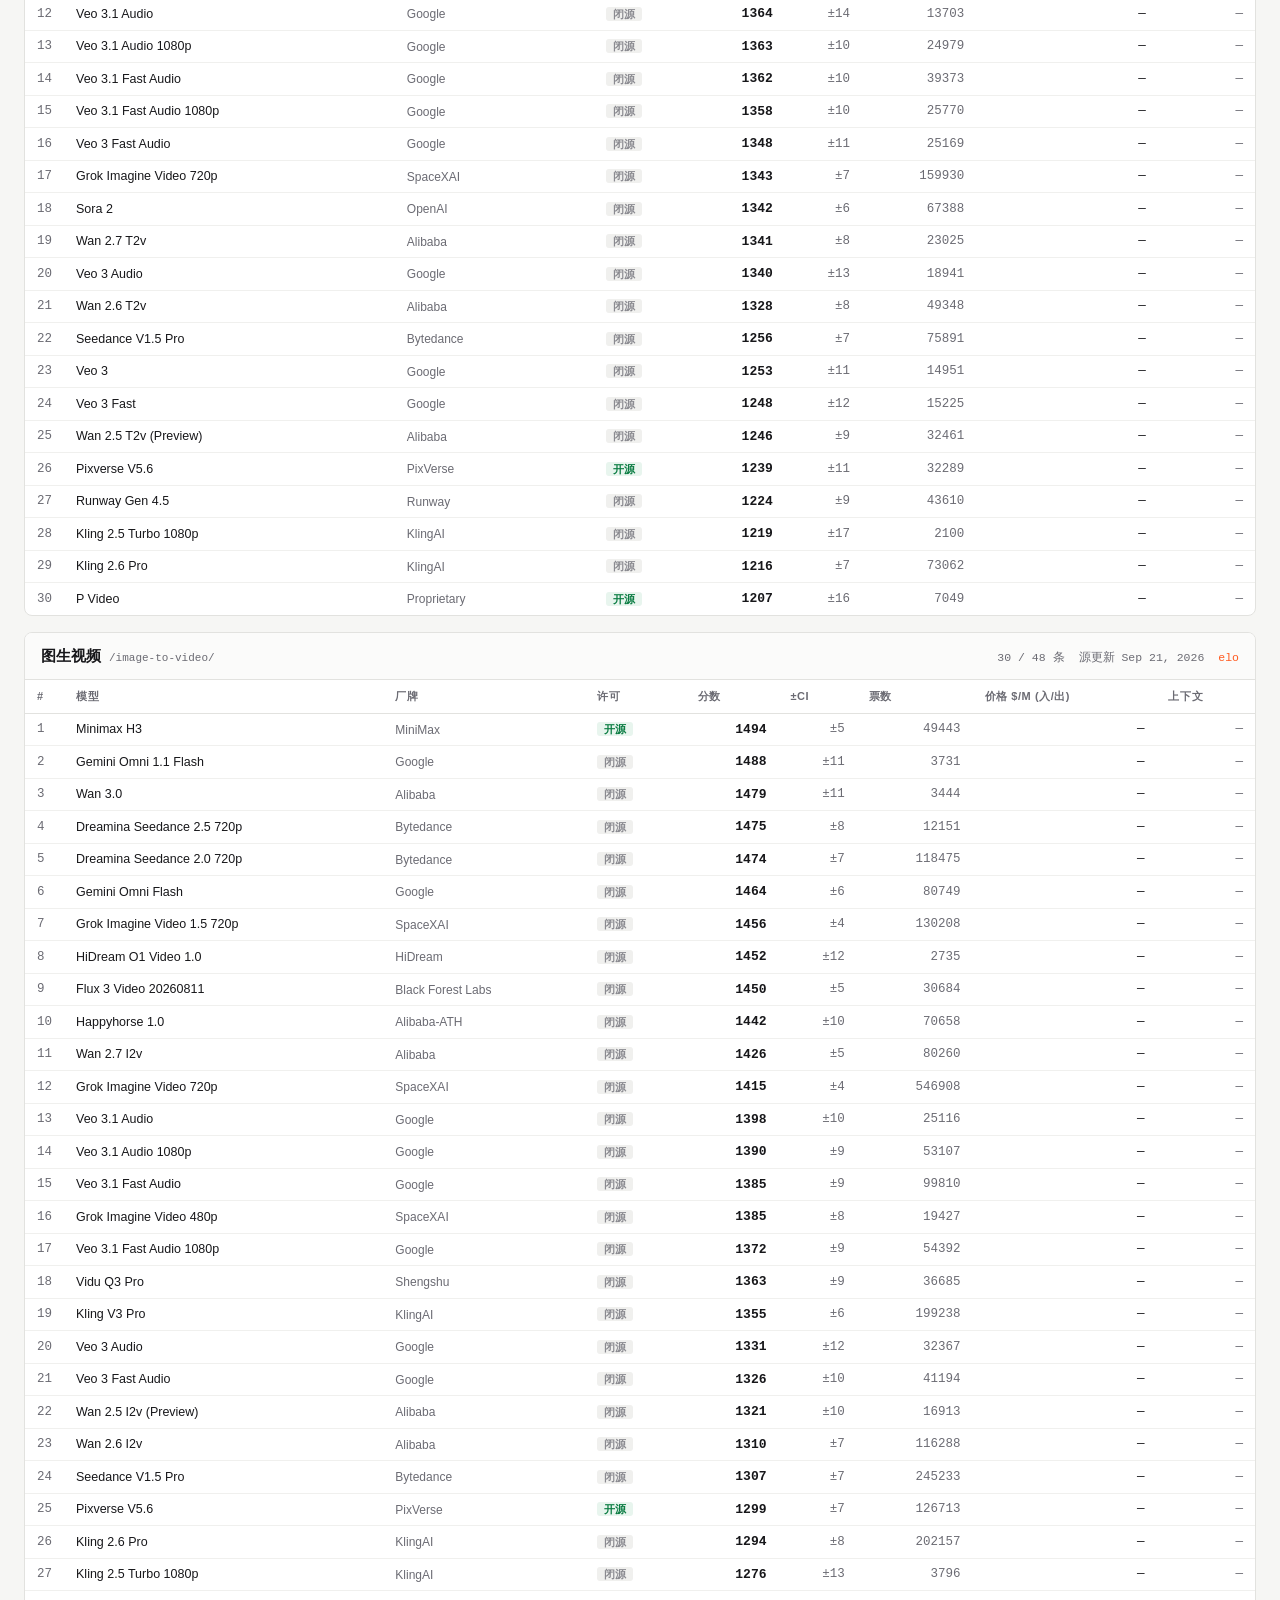
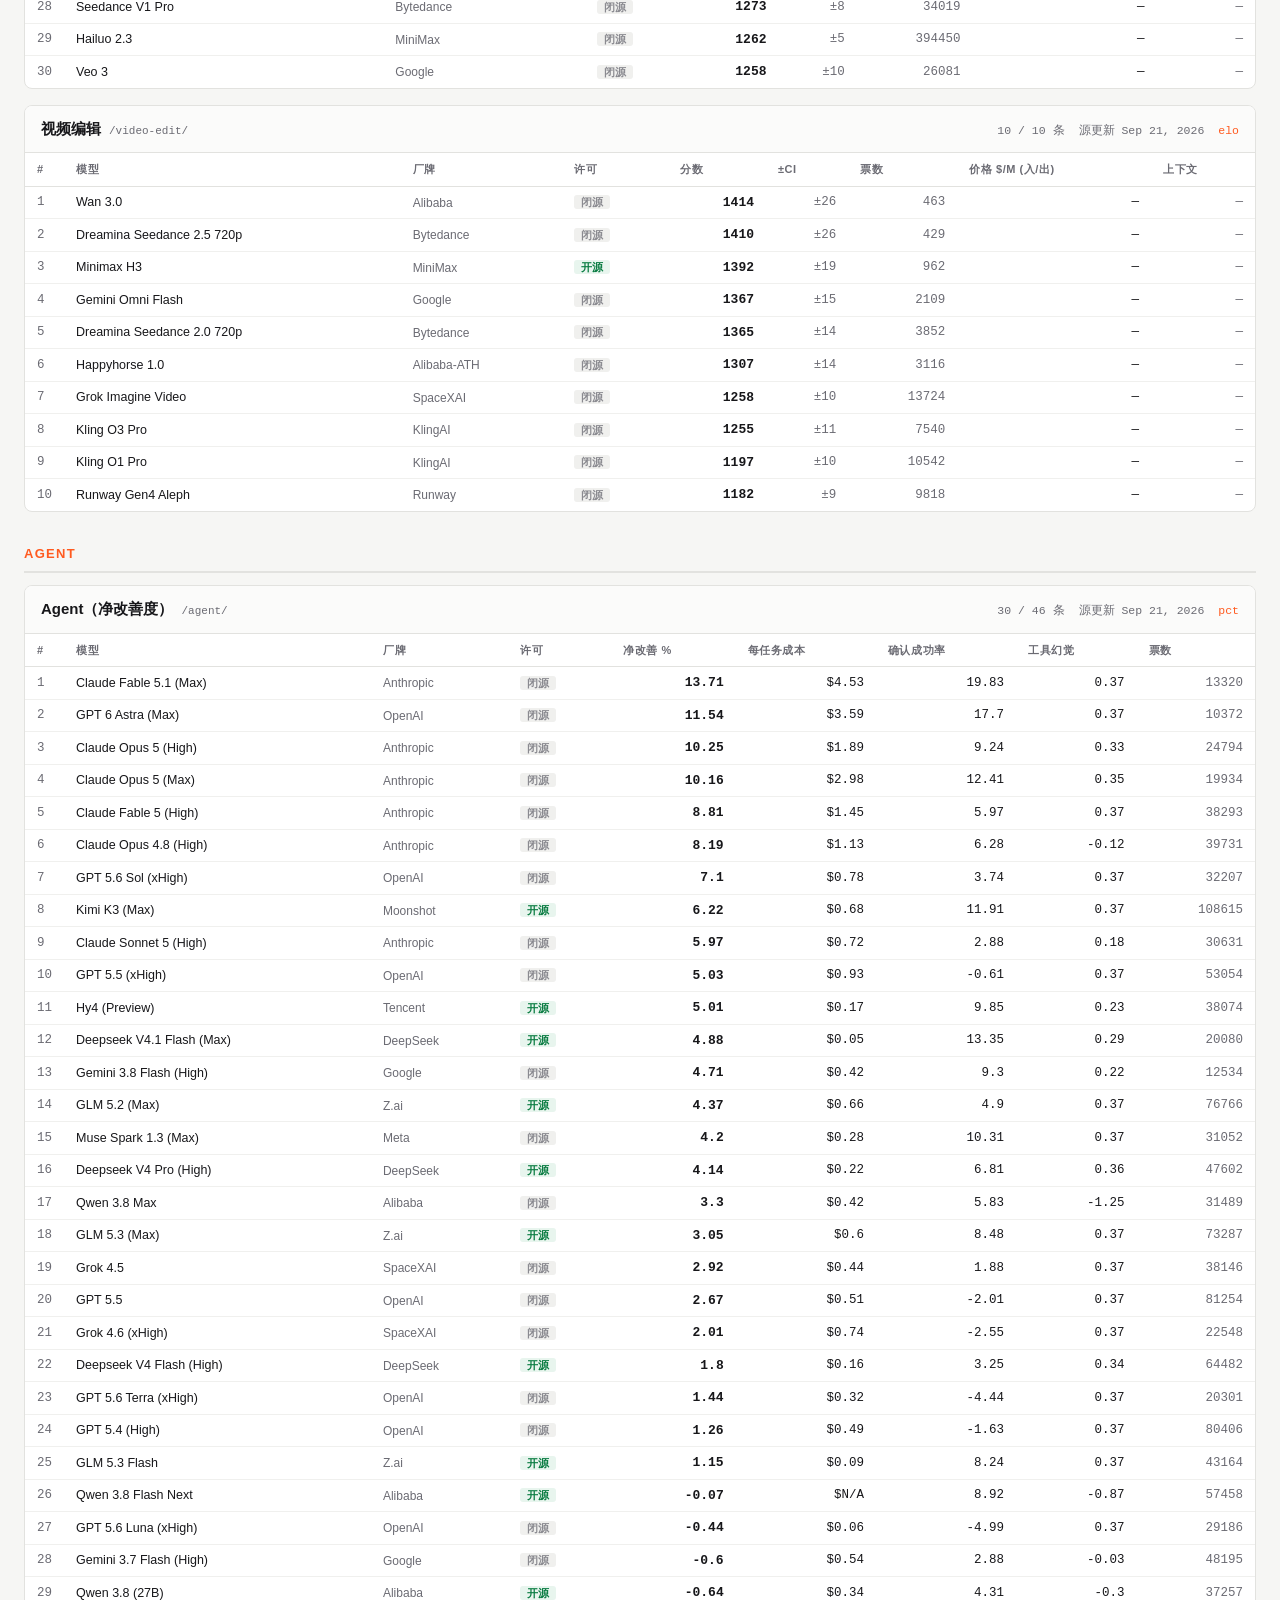
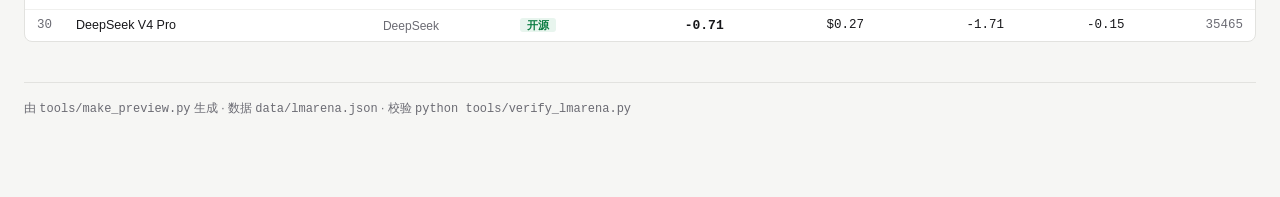
<file: data/preview.html>
<!DOCTYPE html>
<html lang="zh-CN">
<head>
<meta charset="utf-8">
<meta name="viewport" content="width=device-width, initial-scale=1">
<title>LMArena 数据核对 · 12 榜 340 行</title>
<style>
  :root {
    --bg:#f6f6f4; --card:#fff; --ink:#17171a; --dim:#6b6b73; --line:#e2e2df;
    --accent:#ff5a1f; --open:#0a7c42; --open-bg:#e8f5ee;
    --mono: ui-monospace, "SFMono-Regular", "Cascadia Mono", Consolas, monospace;
  }
  * { box-sizing:border-box; }
  body { margin:0; background:var(--bg); color:var(--ink);
    font:14px/1.5 -apple-system, "Segoe UI", "Microsoft YaHei", sans-serif; }
  .wrap { max-width:1400px; margin:0 auto; padding:32px 24px 80px; }
  h1 { font-size:26px; margin:0 0 6px; letter-spacing:-.02em; }
  .lead { color:var(--dim); margin:0 0 20px; }
  .lead code { font-family:var(--mono); font-size:12px; background:#ececea;
    padding:1px 5px; border-radius:3px; }
  .stats { display:flex; flex-wrap:wrap; gap:10px; margin-bottom:8px; }
  .stat { background:var(--card); border:1px solid var(--line); border-radius:6px;
    padding:8px 14px; }
  .stat b { font-family:var(--mono); font-size:16px; }
  .stat span { display:block; color:var(--dim); font-size:11px;
    text-transform:uppercase; letter-spacing:.06em; }
  .warn { margin:16px 0 24px; padding:10px 14px; background:#fff4ec;
    border-left:3px solid var(--accent); border-radius:0 5px 5px 0;
    font-size:12.5px; color:#7a3a12; }
  nav { position:sticky; top:0; z-index:5; display:flex; flex-wrap:wrap; gap:6px;
    padding:12px 0; background:linear-gradient(var(--bg) 75%, transparent);
    margin-bottom:12px; }
  .nav-g { display:inline-flex; align-items:center; gap:6px; background:var(--card);
    border:1px solid var(--line); border-radius:999px; padding:5px 12px;
    text-decoration:none; color:var(--ink); font-size:12.5px; }
  .nav-g:hover { border-color:var(--accent); color:var(--accent); }
  .nav-n { font-family:var(--mono); color:var(--dim); font-size:11px; }
  .group { margin:32px 0 0; }
  .group h2 { font-size:13px; text-transform:uppercase; letter-spacing:.1em;
    color:var(--accent); margin:0 0 12px; padding-bottom:8px;
    border-bottom:2px solid var(--line); }
  .card { background:var(--card); border:1px solid var(--line); border-radius:8px;
    margin-bottom:16px; overflow:hidden; }
  .card-h { display:flex; justify-content:space-between; align-items:baseline;
    gap:12px; flex-wrap:wrap; padding:12px 16px; border-bottom:1px solid var(--line);
    background:#fbfbfa; }
  .card-h h3 { margin:0; font-size:15px; }
  .slug { font-family:var(--mono); font-size:11px; color:var(--dim);
    margin-left:8px; font-weight:400; }
  .card-meta { display:flex; gap:14px; font-size:11.5px; color:var(--dim);
    font-family:var(--mono); }
  .unit { color:var(--accent); }
  .tw { overflow-x:auto; }
  table { width:100%; border-collapse:collapse; font-size:12.5px; }
  th { text-align:left; font-weight:600; font-size:11px; color:var(--dim);
    text-transform:uppercase; letter-spacing:.05em; padding:8px 12px;
    border-bottom:1px solid var(--line); white-space:nowrap; }
  td { padding:6px 12px; border-bottom:1px solid #f0f0ee; white-space:nowrap; }
  tbody tr:last-child td { border-bottom:none; }
  tbody tr:hover { background:#fafafa; }
  .c-rank { font-family:var(--mono); color:var(--dim); width:38px; }
  .c-model { font-weight:500; }
  .c-vendor { color:var(--dim); font-size:12px; }
  .c-num { font-family:var(--mono); text-align:right; }
  .c-main { font-weight:600; font-size:13px; }
  .c-dim { color:var(--dim); }
  .lic { font-size:10.5px; padding:1px 7px; border-radius:3px; font-weight:600; }
  .lic-open { background:var(--open-bg); color:var(--open); }
  .lic-prop { background:#f0f0ee; color:#8a8a90; }
  footer { margin-top:40px; padding-top:16px; border-top:1px solid var(--line);
    color:var(--dim); font-size:12px; }
</style>
</head>
<body>
<div class="wrap">
  <h1>LMArena 数据核对</h1>
  <p class="lead">第三方镜像 <code>arena.atease.dev</code> ·
    抓取于 <code>2026-09-21T10:57:55+08:00</code> ·
    解析自页面内嵌 JSON（非 HTML 表格，故字段为结构化原值）</p>

  <div class="stats">
    <div class="stat"><span>榜单</span><b>12</b></div>
    <div class="stat"><span>数据行</span><b>340</b></div>
    <div class="stat"><span>全量行</span><b>1095</b></div>
    <div class="stat"><span>本页每榜</span><b>Top 30</b></div>
  </div>

  <div class="warn">
    ⚠️ <b>数据源为第三方镜像</b>（非 LMArena 官方）。其同步自官方默认视图，
    而官方自 2025-05-16 起 text / vision arena 默认即为 style-controlled。
    分数绝对值只在<b>同一榜内</b>可比，跨榜（如 Elo 与净改善度）不可比。
  </div>

  <nav><a class="nav-g" href="#g-chat">Chat 对话<span class="nav-n">4</span></a><a class="nav-g" href="#g-code">Code / Vibe coding<span class="nav-n">2</span></a><a class="nav-g" href="#g-image">图像生成<span class="nav-n">2</span></a><a class="nav-g" href="#g-video">视频生成<span class="nav-n">3</span></a><a class="nav-g" href="#g-agent">Agent<span class="nav-n">1</span></a></nav>
  <div class="group" id="g-chat"><h2>Chat 对话</h2><section class="card" id="b-text"><header class="card-h"><h3>文本对话<span class="slug">/text/</span></h3><div class="card-meta"><span>30 / 402 条</span><span>源更新 Sep 21, 2026</span><span class="unit">elo</span></div></header><div class="tw"><table><thead><tr><th>#</th><th>模型</th><th>厂牌</th><th>许可</th><th>分数</th><th>±CI</th><th>票数</th><th>价格 $/M (入/出)</th><th>上下文</th></tr></thead><tbody><tr><td class="c-rank">1</td><td class="c-model">Claude Fable 5 (High)</td><td class="c-vendor">Anthropic</td><td><span class="lic lic-prop">闭源</span></td><td class="c-num c-main">1506</td><td class="c-num c-dim">±5</td><td class="c-num c-dim">30057</td><td class="c-num">$10.0 / $50.0</td><td class="c-num c-dim">1M</td></tr><tr><td class="c-rank">2</td><td class="c-model">Claude Opus 4.6 (High)</td><td class="c-vendor">Anthropic</td><td><span class="lic lic-prop">闭源</span></td><td class="c-num c-main">1505</td><td class="c-num c-dim">±4</td><td class="c-num c-dim">71993</td><td class="c-num">$5.0 / $25.0</td><td class="c-num c-dim">1M</td></tr><tr><td class="c-rank">3</td><td class="c-model">Claude Opus 4.7 (High)</td><td class="c-vendor">Anthropic</td><td><span class="lic lic-prop">闭源</span></td><td class="c-num c-main">1502</td><td class="c-num c-dim">±4</td><td class="c-num c-dim">60002</td><td class="c-num">$5.0 / $25.0</td><td class="c-num c-dim">1M</td></tr><tr><td class="c-rank">4</td><td class="c-model">Muse Spark 1.2 (xHigh)</td><td class="c-vendor">Meta</td><td><span class="lic lic-prop">闭源</span></td><td class="c-num c-main">1500</td><td class="c-num c-dim">±11</td><td class="c-num c-dim">3227</td><td class="c-num">$1.25 / $4.25</td><td class="c-num c-dim">—</td></tr><tr><td class="c-rank">5</td><td class="c-model">Claude Fable 5.1 (Max)</td><td class="c-vendor">Anthropic</td><td><span class="lic lic-prop">闭源</span></td><td class="c-num c-main">1498</td><td class="c-num c-dim">±8</td><td class="c-num c-dim">5783</td><td class="c-num">$10.0 / $50.0</td><td class="c-num c-dim">1M</td></tr><tr><td class="c-rank">6</td><td class="c-model">Claude Opus 4.6</td><td class="c-vendor">Anthropic</td><td><span class="lic lic-prop">闭源</span></td><td class="c-num c-main">1497</td><td class="c-num c-dim">±3</td><td class="c-num c-dim">75878</td><td class="c-num">$5.0 / $25.0</td><td class="c-num c-dim">1M</td></tr><tr><td class="c-rank">7</td><td class="c-model">Claude Opus 4.7</td><td class="c-vendor">Anthropic</td><td><span class="lic lic-prop">闭源</span></td><td class="c-num c-main">1494</td><td class="c-num c-dim">±4</td><td class="c-num c-dim">61128</td><td class="c-num">$5.0 / $25.0</td><td class="c-num c-dim">1M</td></tr><tr><td class="c-rank">8</td><td class="c-model">Muse Spark 1.3 (Max)</td><td class="c-vendor">Meta</td><td><span class="lic lic-prop">闭源</span></td><td class="c-num c-main">1493</td><td class="c-num c-dim">±9</td><td class="c-num c-dim">4723</td><td class="c-num">—</td><td class="c-num c-dim">—</td></tr><tr><td class="c-rank">9</td><td class="c-model">Gemini 3.8 Flash (High)</td><td class="c-vendor">Google</td><td><span class="lic lic-prop">闭源</span></td><td class="c-num c-main">1493</td><td class="c-num c-dim">±9</td><td class="c-num c-dim">5076</td><td class="c-num">$0.75 / $3.75</td><td class="c-num c-dim">1M</td></tr><tr><td class="c-rank">10</td><td class="c-model">Claude Opus 5 (High)</td><td class="c-vendor">Anthropic</td><td><span class="lic lic-prop">闭源</span></td><td class="c-num c-main">1493</td><td class="c-num c-dim">±4</td><td class="c-num c-dim">42617</td><td class="c-num">$5.0 / $25.0</td><td class="c-num c-dim">1M</td></tr><tr><td class="c-rank">11</td><td class="c-model">Muse Spark 1.1</td><td class="c-vendor">Meta</td><td><span class="lic lic-prop">闭源</span></td><td class="c-num c-main">1493</td><td class="c-num c-dim">±5</td><td class="c-num c-dim">27615</td><td class="c-num">$1.25 / $4.25</td><td class="c-num c-dim">—</td></tr><tr><td class="c-rank">12</td><td class="c-model">Gemini 3.7 Flash (High)</td><td class="c-vendor">Google</td><td><span class="lic lic-prop">闭源</span></td><td class="c-num c-main">1490</td><td class="c-num c-dim">±8</td><td class="c-num c-dim">5640</td><td class="c-num">$0.75 / $3.75</td><td class="c-num c-dim">1M</td></tr><tr><td class="c-rank">13</td><td class="c-model">Muse Spark</td><td class="c-vendor">Meta</td><td><span class="lic lic-prop">闭源</span></td><td class="c-num c-main">1488</td><td class="c-num c-dim">±6</td><td class="c-num c-dim">13565</td><td class="c-num">—</td><td class="c-num c-dim">—</td></tr><tr><td class="c-rank">14</td><td class="c-model">Claude Opus 5 (Max)</td><td class="c-vendor">Anthropic</td><td><span class="lic lic-prop">闭源</span></td><td class="c-num c-main">1487</td><td class="c-num c-dim">±5</td><td class="c-num c-dim">20706</td><td class="c-num">$5.0 / $25.0</td><td class="c-num c-dim">1M</td></tr><tr><td class="c-rank">15</td><td class="c-model">Gemini 3.1 Pro (Preview)</td><td class="c-vendor">Google</td><td><span class="lic lic-prop">闭源</span></td><td class="c-num c-main">1487</td><td class="c-num c-dim">±3</td><td class="c-num c-dim">106951</td><td class="c-num">$1.0 / $6.0</td><td class="c-num c-dim">1M</td></tr><tr><td class="c-rank">16</td><td class="c-model">Gemini 3 Pro</td><td class="c-vendor">Google</td><td><span class="lic lic-prop">闭源</span></td><td class="c-num c-main">1485</td><td class="c-num c-dim">±4</td><td class="c-num c-dim">40654</td><td class="c-num">$2.0 / $12.0</td><td class="c-num c-dim">1M</td></tr><tr><td class="c-rank">17</td><td class="c-model">Kimi K3 (Max)</td><td class="c-vendor">Moonshot</td><td><span class="lic lic-open">开源</span></td><td class="c-num c-main">1485</td><td class="c-num c-dim">±5</td><td class="c-num c-dim">20987</td><td class="c-num">—</td><td class="c-num c-dim">—</td></tr><tr><td class="c-rank">18</td><td class="c-model">GPT 5.6 Sol (xHigh)</td><td class="c-vendor">OpenAI</td><td><span class="lic lic-prop">闭源</span></td><td class="c-num c-main">1483</td><td class="c-num c-dim">±5</td><td class="c-num c-dim">27069</td><td class="c-num">$4.0 / $20.0</td><td class="c-num c-dim">—</td></tr><tr><td class="c-rank">19</td><td class="c-model">GLM 5.3 (Max)</td><td class="c-vendor">Z.ai</td><td><span class="lic lic-open">开源</span></td><td class="c-num c-main">1483</td><td class="c-num c-dim">±6</td><td class="c-num c-dim">10960</td><td class="c-num">$1.4 / $4.4</td><td class="c-num c-dim">1M</td></tr><tr><td class="c-rank">20</td><td class="c-model">GPT 5.5 (High)</td><td class="c-vendor">OpenAI</td><td><span class="lic lic-prop">闭源</span></td><td class="c-num c-main">1482</td><td class="c-num c-dim">±4</td><td class="c-num c-dim">64924</td><td class="c-num">$5.0 / $30.0</td><td class="c-num c-dim">1.1M</td></tr><tr><td class="c-rank">21</td><td class="c-model">Claude Opus 4.8 (High)</td><td class="c-vendor">Anthropic</td><td><span class="lic lic-prop">闭源</span></td><td class="c-num c-main">1481</td><td class="c-num c-dim">±4</td><td class="c-num c-dim">52535</td><td class="c-num">$5.0 / $25.0</td><td class="c-num c-dim">1M</td></tr><tr><td class="c-rank">22</td><td class="c-model">Qwen 3.8 (Max)</td><td class="c-vendor">Alibaba</td><td><span class="lic lic-prop">闭源</span></td><td class="c-num c-main">1481</td><td class="c-num c-dim">±6</td><td class="c-num c-dim">16670</td><td class="c-num">$2.0 / $6.0</td><td class="c-num c-dim">1M</td></tr><tr><td class="c-rank">23</td><td class="c-model">Gemini 3.6 Flash (High)</td><td class="c-vendor">Google</td><td><span class="lic lic-prop">闭源</span></td><td class="c-num c-main">1480</td><td class="c-num c-dim">±5</td><td class="c-num c-dim">26445</td><td class="c-num">$0.75 / $3.75</td><td class="c-num c-dim">1M</td></tr><tr><td class="c-rank">24</td><td class="c-model">GPT 6 Astra (Max)</td><td class="c-vendor">OpenAI</td><td><span class="lic lic-prop">闭源</span></td><td class="c-num c-main">1480</td><td class="c-num c-dim">±12</td><td class="c-num c-dim">2693</td><td class="c-num">—</td><td class="c-num c-dim">—</td></tr><tr><td class="c-rank">25</td><td class="c-model">Gemini 3.5 Flash (High)</td><td class="c-vendor">Google</td><td><span class="lic lic-prop">闭源</span></td><td class="c-num c-main">1478</td><td class="c-num c-dim">±4</td><td class="c-num c-dim">38257</td><td class="c-num">$0.75 / $4.5</td><td class="c-num c-dim">1M</td></tr><tr><td class="c-rank">26</td><td class="c-model">GPT 5.4 (High)</td><td class="c-vendor">OpenAI</td><td><span class="lic lic-prop">闭源</span></td><td class="c-num c-main">1476</td><td class="c-num c-dim">±4</td><td class="c-num c-dim">60537</td><td class="c-num">$2.5 / $15.0</td><td class="c-num c-dim">1.1M</td></tr><tr><td class="c-rank">27</td><td class="c-model">GPT 5.2 Chat (Latest)</td><td class="c-vendor">OpenAI</td><td><span class="lic lic-prop">闭源</span></td><td class="c-num c-main">1476</td><td class="c-num c-dim">±4</td><td class="c-num c-dim">34176</td><td class="c-num">$1.75 / $14.0</td><td class="c-num c-dim">128K</td></tr><tr><td class="c-rank">28</td><td class="c-model">GPT 5.5</td><td class="c-vendor">OpenAI</td><td><span class="lic lic-prop">闭源</span></td><td class="c-num c-main">1476</td><td class="c-num c-dim">±4</td><td class="c-num c-dim">66317</td><td class="c-num">$5.0 / $30.0</td><td class="c-num c-dim">1.1M</td></tr><tr><td class="c-rank">29</td><td class="c-model">GLM 5.3 Flash</td><td class="c-vendor">Z.ai</td><td><span class="lic lic-open">开源</span></td><td class="c-num c-main">1475</td><td class="c-num c-dim">±7</td><td class="c-num c-dim">10038</td><td class="c-num">$0.07 / $0.25</td><td class="c-num c-dim">1M</td></tr><tr><td class="c-rank">30</td><td class="c-model">Grok 4.20 Beta1</td><td class="c-vendor">SpaceXAI</td><td><span class="lic lic-prop">闭源</span></td><td class="c-num c-main">1475</td><td class="c-num c-dim">±5</td><td class="c-num c-dim">26599</td><td class="c-num">—</td><td class="c-num c-dim">—</td></tr></tbody></table></div></section><section class="card" id="b-vision"><header class="card-h"><h3>视觉多模态<span class="slug">/vision/</span></h3><div class="card-meta"><span>30 / 152 条</span><span>源更新 Sep 21, 2026</span><span class="unit">elo</span></div></header><div class="tw"><table><thead><tr><th>#</th><th>模型</th><th>厂牌</th><th>许可</th><th>分数</th><th>±CI</th><th>票数</th><th>价格 $/M (入/出)</th><th>上下文</th></tr></thead><tbody><tr><td class="c-rank">1</td><td class="c-model">Claude Fable 5 (High)</td><td class="c-vendor">Anthropic</td><td><span class="lic lic-prop">闭源</span></td><td class="c-num c-main">1310</td><td class="c-num c-dim">±8</td><td class="c-num c-dim">11304</td><td class="c-num">$10.0 / $50.0</td><td class="c-num c-dim">1M</td></tr><tr><td class="c-rank">2</td><td class="c-model">Qwen 3.8 (Max)</td><td class="c-vendor">Alibaba</td><td><span class="lic lic-prop">闭源</span></td><td class="c-num c-main">1302</td><td class="c-num c-dim">±8</td><td class="c-num c-dim">8665</td><td class="c-num">$2.0 / $6.0</td><td class="c-num c-dim">1M</td></tr><tr><td class="c-rank">3</td><td class="c-model">Claude Opus 4.7 (High)</td><td class="c-vendor">Anthropic</td><td><span class="lic lic-prop">闭源</span></td><td class="c-num c-main">1301</td><td class="c-num c-dim">±7</td><td class="c-num c-dim">21092</td><td class="c-num">$5.0 / $25.0</td><td class="c-num c-dim">1M</td></tr><tr><td class="c-rank">4</td><td class="c-model">Claude Opus 4.7</td><td class="c-vendor">Anthropic</td><td><span class="lic lic-prop">闭源</span></td><td class="c-num c-main">1300</td><td class="c-num c-dim">±7</td><td class="c-num c-dim">21450</td><td class="c-num">$5.0 / $25.0</td><td class="c-num c-dim">1M</td></tr><tr><td class="c-rank">5</td><td class="c-model">Claude Opus 4.6 (High)</td><td class="c-vendor">Anthropic</td><td><span class="lic lic-prop">闭源</span></td><td class="c-num c-main">1299</td><td class="c-num c-dim">±7</td><td class="c-num c-dim">20835</td><td class="c-num">$5.0 / $25.0</td><td class="c-num c-dim">1M</td></tr><tr><td class="c-rank">6</td><td class="c-model">Muse Spark 1.3 (Max)</td><td class="c-vendor">Meta</td><td><span class="lic lic-prop">闭源</span></td><td class="c-num c-main">1294</td><td class="c-num c-dim">±15</td><td class="c-num c-dim">1804</td><td class="c-num">—</td><td class="c-num c-dim">—</td></tr><tr><td class="c-rank">7</td><td class="c-model">Muse Spark</td><td class="c-vendor">Meta</td><td><span class="lic lic-prop">闭源</span></td><td class="c-num c-main">1294</td><td class="c-num c-dim">±9</td><td class="c-num c-dim">5572</td><td class="c-num">—</td><td class="c-num c-dim">—</td></tr><tr><td class="c-rank">8</td><td class="c-model">Claude Opus 4.6</td><td class="c-vendor">Anthropic</td><td><span class="lic lic-prop">闭源</span></td><td class="c-num c-main">1293</td><td class="c-num c-dim">±7</td><td class="c-num c-dim">25140</td><td class="c-num">$5.0 / $25.0</td><td class="c-num c-dim">1M</td></tr><tr><td class="c-rank">9</td><td class="c-model">Muse Spark 1.2 (xHigh)</td><td class="c-vendor">Meta</td><td><span class="lic lic-prop">闭源</span></td><td class="c-num c-main">1292</td><td class="c-num c-dim">±15</td><td class="c-num c-dim">1841</td><td class="c-num">$1.25 / $4.25</td><td class="c-num c-dim">—</td></tr><tr><td class="c-rank">10</td><td class="c-model">Claude Opus 5 (High)</td><td class="c-vendor">Anthropic</td><td><span class="lic lic-prop">闭源</span></td><td class="c-num c-main">1289</td><td class="c-num c-dim">±8</td><td class="c-num c-dim">11599</td><td class="c-num">$5.0 / $25.0</td><td class="c-num c-dim">1M</td></tr><tr><td class="c-rank">11</td><td class="c-model">Claude Fable 5.1 (Max)</td><td class="c-vendor">Anthropic</td><td><span class="lic lic-prop">闭源</span></td><td class="c-num c-main">1289</td><td class="c-num c-dim">±12</td><td class="c-num c-dim">2701</td><td class="c-num">$10.0 / $50.0</td><td class="c-num c-dim">1M</td></tr><tr><td class="c-rank">12</td><td class="c-model">Gemini 3 Pro</td><td class="c-vendor">Google</td><td><span class="lic lic-prop">闭源</span></td><td class="c-num c-main">1289</td><td class="c-num c-dim">±8</td><td class="c-num c-dim">12995</td><td class="c-num">$2.0 / $12.0</td><td class="c-num c-dim">1M</td></tr><tr><td class="c-rank">13</td><td class="c-model">GPT 5.5</td><td class="c-vendor">OpenAI</td><td><span class="lic lic-prop">闭源</span></td><td class="c-num c-main">1287</td><td class="c-num c-dim">±6</td><td class="c-num c-dim">23423</td><td class="c-num">$5.0 / $30.0</td><td class="c-num c-dim">1.1M</td></tr><tr><td class="c-rank">14</td><td class="c-model">GPT 5.6 Sol (xHigh)</td><td class="c-vendor">OpenAI</td><td><span class="lic lic-prop">闭源</span></td><td class="c-num c-main">1286</td><td class="c-num c-dim">±8</td><td class="c-num c-dim">7729</td><td class="c-num">$4.0 / $20.0</td><td class="c-num c-dim">—</td></tr><tr><td class="c-rank">15</td><td class="c-model">GPT 5.4 (High)</td><td class="c-vendor">OpenAI</td><td><span class="lic lic-prop">闭源</span></td><td class="c-num c-main">1285</td><td class="c-num c-dim">±6</td><td class="c-num c-dim">25357</td><td class="c-num">$2.5 / $15.0</td><td class="c-num c-dim">1.1M</td></tr><tr><td class="c-rank">16</td><td class="c-model">GPT 6 Astra (Max)</td><td class="c-vendor">OpenAI</td><td><span class="lic lic-prop">闭源</span></td><td class="c-num c-main">1284</td><td class="c-num c-dim">±17</td><td class="c-num c-dim">1367</td><td class="c-num">—</td><td class="c-num c-dim">—</td></tr><tr><td class="c-rank">17</td><td class="c-model">Gemini 3.5 Flash (High)</td><td class="c-vendor">Google</td><td><span class="lic lic-prop">闭源</span></td><td class="c-num c-main">1284</td><td class="c-num c-dim">±8</td><td class="c-num c-dim">9579</td><td class="c-num">$0.75 / $4.5</td><td class="c-num c-dim">1M</td></tr><tr><td class="c-rank">18</td><td class="c-model">Claude Opus 4.8 (High)</td><td class="c-vendor">Anthropic</td><td><span class="lic lic-prop">闭源</span></td><td class="c-num c-main">1283</td><td class="c-num c-dim">±7</td><td class="c-num c-dim">15274</td><td class="c-num">$5.0 / $25.0</td><td class="c-num c-dim">1M</td></tr><tr><td class="c-rank">19</td><td class="c-model">GPT 5.5 (High)</td><td class="c-vendor">OpenAI</td><td><span class="lic lic-prop">闭源</span></td><td class="c-num c-main">1283</td><td class="c-num c-dim">±6</td><td class="c-num c-dim">21960</td><td class="c-num">$5.0 / $30.0</td><td class="c-num c-dim">1.1M</td></tr><tr><td class="c-rank">20</td><td class="c-model">Gemini 3.5 Flash (Medium)</td><td class="c-vendor">Google</td><td><span class="lic lic-prop">闭源</span></td><td class="c-num c-main">1283</td><td class="c-num c-dim">±8</td><td class="c-num c-dim">9618</td><td class="c-num">$0.75 / $4.5</td><td class="c-num c-dim">1M</td></tr><tr><td class="c-rank">21</td><td class="c-model">Gemini 3.6 Flash (High)</td><td class="c-vendor">Google</td><td><span class="lic lic-prop">闭源</span></td><td class="c-num c-main">1283</td><td class="c-num c-dim">±10</td><td class="c-num c-dim">5159</td><td class="c-num">$0.75 / $3.75</td><td class="c-num c-dim">1M</td></tr><tr><td class="c-rank">22</td><td class="c-model">Muse Spark 1.1</td><td class="c-vendor">Meta</td><td><span class="lic lic-prop">闭源</span></td><td class="c-num c-main">1281</td><td class="c-num c-dim">±8</td><td class="c-num c-dim">8447</td><td class="c-num">$1.25 / $4.25</td><td class="c-num c-dim">1M</td></tr><tr><td class="c-rank">23</td><td class="c-model">GPT 5.4</td><td class="c-vendor">OpenAI</td><td><span class="lic lic-prop">闭源</span></td><td class="c-num c-main">1280</td><td class="c-num c-dim">±7</td><td class="c-num c-dim">21188</td><td class="c-num">$1.25 / $7.5</td><td class="c-num c-dim">1.1M</td></tr><tr><td class="c-rank">24</td><td class="c-model">Grok 4.5</td><td class="c-vendor">SpaceXAI</td><td><span class="lic lic-prop">闭源</span></td><td class="c-num c-main">1279</td><td class="c-num c-dim">±8</td><td class="c-num c-dim">8355</td><td class="c-num">$2.0 / $6.0</td><td class="c-num c-dim">500K</td></tr><tr><td class="c-rank">25</td><td class="c-model">Claude Opus 4.8</td><td class="c-vendor">Anthropic</td><td><span class="lic lic-prop">闭源</span></td><td class="c-num c-main">1279</td><td class="c-num c-dim">±7</td><td class="c-num c-dim">15801</td><td class="c-num">$5.0 / $25.0</td><td class="c-num c-dim">1M</td></tr><tr><td class="c-rank">26</td><td class="c-model">Gemini 3.1 Pro (Preview)</td><td class="c-vendor">Google</td><td><span class="lic lic-prop">闭源</span></td><td class="c-num c-main">1279</td><td class="c-num c-dim">±5</td><td class="c-num c-dim">40691</td><td class="c-num">$1.0 / $6.0</td><td class="c-num c-dim">1M</td></tr><tr><td class="c-rank">27</td><td class="c-model">GPT 5.2 Chat (Latest)</td><td class="c-vendor">OpenAI</td><td><span class="lic lic-prop">闭源</span></td><td class="c-num c-main">1278</td><td class="c-num c-dim">±7</td><td class="c-num c-dim">15432</td><td class="c-num">$1.75 / $14.0</td><td class="c-num c-dim">128K</td></tr><tr><td class="c-rank">28</td><td class="c-model">GPT 5.5 (Instant)</td><td class="c-vendor">OpenAI</td><td><span class="lic lic-prop">闭源</span></td><td class="c-num c-main">1278</td><td class="c-num c-dim">±9</td><td class="c-num c-dim">7226</td><td class="c-num">$5.0 / $30.0</td><td class="c-num c-dim">1.1M</td></tr><tr><td class="c-rank">29</td><td class="c-model">Claude Sonnet 4.6</td><td class="c-vendor">Anthropic</td><td><span class="lic lic-prop">闭源</span></td><td class="c-num c-main">1275</td><td class="c-num c-dim">±6</td><td class="c-num c-dim">25552</td><td class="c-num">$1.5 / $7.5</td><td class="c-num c-dim">1M</td></tr><tr><td class="c-rank">30</td><td class="c-model">GLM 5.3 Flash</td><td class="c-vendor">Z.ai</td><td><span class="lic lic-open">开源</span></td><td class="c-num c-main">1275</td><td class="c-num c-dim">±12</td><td class="c-num c-dim">3110</td><td class="c-num">$0.07 / $0.25</td><td class="c-num c-dim">1M</td></tr></tbody></table></div></section><section class="card" id="b-search"><header class="card-h"><h3>搜索增强<span class="slug">/search/</span></h3><div class="card-meta"><span>30 / 34 条</span><span>源更新 Sep 21, 2026</span><span class="unit">elo</span></div></header><div class="tw"><table><thead><tr><th>#</th><th>模型</th><th>厂牌</th><th>许可</th><th>分数</th><th>±CI</th><th>票数</th><th>价格 $/M (入/出)</th><th>上下文</th></tr></thead><tbody><tr><td class="c-rank">1</td><td class="c-model">GPT 5.6 Sol (xHigh)</td><td class="c-vendor">OpenAI</td><td><span class="lic lic-prop">闭源</span></td><td class="c-num c-main">1257</td><td class="c-num c-dim">±7</td><td class="c-num c-dim">29663</td><td class="c-num">$4.0 / $20.0</td><td class="c-num c-dim">1.1M</td></tr><tr><td class="c-rank">2</td><td class="c-model">Claude Opus 4.6 Search</td><td class="c-vendor">Anthropic</td><td><span class="lic lic-prop">闭源</span></td><td class="c-num c-main">1253</td><td class="c-num c-dim">±5</td><td class="c-num c-dim">134699</td><td class="c-num">$5.0 / $25.0</td><td class="c-num c-dim">1M</td></tr><tr><td class="c-rank">3</td><td class="c-model">GPT 5.5 Search</td><td class="c-vendor">OpenAI</td><td><span class="lic lic-prop">闭源</span></td><td class="c-num c-main">1242</td><td class="c-num c-dim">±5</td><td class="c-num c-dim">89873</td><td class="c-num">$5.0 / $30.0</td><td class="c-num c-dim">1.1M</td></tr><tr><td class="c-rank">4</td><td class="c-model">Claude Opus 4.7</td><td class="c-vendor">Anthropic</td><td><span class="lic lic-prop">闭源</span></td><td class="c-num c-main">1233</td><td class="c-num c-dim">±5</td><td class="c-num c-dim">91394</td><td class="c-num">$5.0 / $25.0</td><td class="c-num c-dim">1M</td></tr><tr><td class="c-rank">5</td><td class="c-model">Claude Fable 5 (High)</td><td class="c-vendor">Anthropic</td><td><span class="lic lic-prop">闭源</span></td><td class="c-num c-main">1230</td><td class="c-num c-dim">±8</td><td class="c-num c-dim">41795</td><td class="c-num">$10.0 / $50.0</td><td class="c-num c-dim">1M</td></tr><tr><td class="c-rank">6</td><td class="c-model">Ernie 5.1</td><td class="c-vendor">Baidu</td><td><span class="lic lic-prop">闭源</span></td><td class="c-num c-main">1227</td><td class="c-num c-dim">±10</td><td class="c-num c-dim">3788</td><td class="c-num">$0.56 / $2.54</td><td class="c-num c-dim">119K</td></tr><tr><td class="c-rank">7</td><td class="c-model">Claude Sonnet 4.6 Search</td><td class="c-vendor">Anthropic</td><td><span class="lic lic-prop">闭源</span></td><td class="c-num c-main">1221</td><td class="c-num c-dim">±5</td><td class="c-num c-dim">134905</td><td class="c-num">$1.5 / $7.5</td><td class="c-num c-dim">1M</td></tr><tr><td class="c-rank">8</td><td class="c-model">Grok 4.5</td><td class="c-vendor">SpaceXAI</td><td><span class="lic lic-prop">闭源</span></td><td class="c-num c-main">1213</td><td class="c-num c-dim">±7</td><td class="c-num c-dim">31505</td><td class="c-num">$2.0 / $6.0</td><td class="c-num c-dim">500K</td></tr><tr><td class="c-rank">9</td><td class="c-model">Gemini 3.1 Pro Grounding</td><td class="c-vendor">Google</td><td><span class="lic lic-prop">闭源</span></td><td class="c-num c-main">1210</td><td class="c-num c-dim">±5</td><td class="c-num c-dim">113282</td><td class="c-num">—</td><td class="c-num c-dim">—</td></tr><tr><td class="c-rank">10</td><td class="c-model">Gemini 3 Pro Grounding</td><td class="c-vendor">Google</td><td><span class="lic lic-prop">闭源</span></td><td class="c-num c-main">1207</td><td class="c-num c-dim">±6</td><td class="c-num c-dim">37024</td><td class="c-num">$2.0 / $12.0</td><td class="c-num c-dim">—</td></tr><tr><td class="c-rank">11</td><td class="c-model">GPT 5.2 Search</td><td class="c-vendor">OpenAI</td><td><span class="lic lic-prop">闭源</span></td><td class="c-num c-main">1207</td><td class="c-num c-dim">±6</td><td class="c-num c-dim">52712</td><td class="c-num">$0.88 / $7.0</td><td class="c-num c-dim">400K</td></tr><tr><td class="c-rank">12</td><td class="c-model">Claude Opus 4.8</td><td class="c-vendor">Anthropic</td><td><span class="lic lic-prop">闭源</span></td><td class="c-num c-main">1204</td><td class="c-num c-dim">±6</td><td class="c-num c-dim">70998</td><td class="c-num">$5.0 / $25.0</td><td class="c-num c-dim">1M</td></tr><tr><td class="c-rank">13</td><td class="c-model">Grok 4.20 Multi Agent Beta</td><td class="c-vendor">SpaceXAI</td><td><span class="lic lic-prop">闭源</span></td><td class="c-num c-main">1204</td><td class="c-num c-dim">±5</td><td class="c-num c-dim">109553</td><td class="c-num">$1.25 / $2.5</td><td class="c-num c-dim">1M</td></tr><tr><td class="c-rank">14</td><td class="c-model">GPT 5.1 Search</td><td class="c-vendor">OpenAI</td><td><span class="lic lic-prop">闭源</span></td><td class="c-num c-main">1199</td><td class="c-num c-dim">±5</td><td class="c-num c-dim">59909</td><td class="c-num">$0.63 / $5.0</td><td class="c-num c-dim">400K</td></tr><tr><td class="c-rank">15</td><td class="c-model">Gemini 3 Flash Grounding</td><td class="c-vendor">Google</td><td><span class="lic lic-prop">闭源</span></td><td class="c-num c-main">1198</td><td class="c-num c-dim">±5</td><td class="c-num c-dim">149334</td><td class="c-num">—</td><td class="c-num c-dim">—</td></tr><tr><td class="c-rank">16</td><td class="c-model">GPT 5.4 Search</td><td class="c-vendor">OpenAI</td><td><span class="lic lic-prop">闭源</span></td><td class="c-num c-main">1197</td><td class="c-num c-dim">±5</td><td class="c-num c-dim">110116</td><td class="c-num">$2.5 / $15.0</td><td class="c-num c-dim">1.1M</td></tr><tr><td class="c-rank">17</td><td class="c-model">Claude Sonnet 5 Search</td><td class="c-vendor">Anthropic</td><td><span class="lic lic-prop">闭源</span></td><td class="c-num c-main">1194</td><td class="c-num c-dim">±7</td><td class="c-num c-dim">40230</td><td class="c-num">$2.0 / $10.0</td><td class="c-num c-dim">1M</td></tr><tr><td class="c-rank">18</td><td class="c-model">Grok 4.20 Beta1</td><td class="c-vendor">SpaceXAI</td><td><span class="lic lic-prop">闭源</span></td><td class="c-num c-main">1189</td><td class="c-num c-dim">±6</td><td class="c-num c-dim">53921</td><td class="c-num">—</td><td class="c-num c-dim">—</td></tr><tr><td class="c-rank">19</td><td class="c-model">Claude Opus 4.5 Search</td><td class="c-vendor">Anthropic</td><td><span class="lic lic-prop">闭源</span></td><td class="c-num c-main">1180</td><td class="c-num c-dim">±6</td><td class="c-num c-dim">61573</td><td class="c-num">$5.0 / $25.0</td><td class="c-num c-dim">200K</td></tr><tr><td class="c-rank">20</td><td class="c-model">GPT 5.2 Search Non Reasoning</td><td class="c-vendor">OpenAI</td><td><span class="lic lic-prop">闭源</span></td><td class="c-num c-main">1172</td><td class="c-num c-dim">±6</td><td class="c-num c-dim">75658</td><td class="c-num">$0.88 / $7.0</td><td class="c-num c-dim">400K</td></tr><tr><td class="c-rank">21</td><td class="c-model">Grok 4.1 Fast Search</td><td class="c-vendor">SpaceXAI</td><td><span class="lic lic-prop">闭源</span></td><td class="c-num c-main">1171</td><td class="c-num c-dim">±5</td><td class="c-num c-dim">81507</td><td class="c-num">$1.25 / $2.5</td><td class="c-num c-dim">2M</td></tr><tr><td class="c-rank">22</td><td class="c-model">Grok 4 Fast Search</td><td class="c-vendor">SpaceXAI</td><td><span class="lic lic-prop">闭源</span></td><td class="c-num c-main">1171</td><td class="c-num c-dim">±5</td><td class="c-num c-dim">41794</td><td class="c-num">$0.2 / $0.5</td><td class="c-num c-dim">2M</td></tr><tr><td class="c-rank">23</td><td class="c-model">Grok 4.3</td><td class="c-vendor">SpaceXAI</td><td><span class="lic lic-prop">闭源</span></td><td class="c-num c-main">1165</td><td class="c-num c-dim">±5</td><td class="c-num c-dim">91483</td><td class="c-num">$1.25 / $2.5</td><td class="c-num c-dim">1M</td></tr><tr><td class="c-rank">24</td><td class="c-model">Claude Sonnet 4.5 Search</td><td class="c-vendor">Anthropic</td><td><span class="lic lic-prop">闭源</span></td><td class="c-num c-main">1158</td><td class="c-num c-dim">±5</td><td class="c-num c-dim">127378</td><td class="c-num">$3.0 / $15.0</td><td class="c-num c-dim">1M</td></tr><tr><td class="c-rank">25</td><td class="c-model">Claude Opus 4.1 Search</td><td class="c-vendor">Anthropic</td><td><span class="lic lic-prop">闭源</span></td><td class="c-num c-main">1148</td><td class="c-num c-dim">±5</td><td class="c-num c-dim">76933</td><td class="c-num">$15.0 / $75.0</td><td class="c-num c-dim">200K</td></tr><tr><td class="c-rank">26</td><td class="c-model">O3 Search</td><td class="c-vendor">OpenAI</td><td><span class="lic lic-prop">闭源</span></td><td class="c-num c-main">1144</td><td class="c-num c-dim">±5</td><td class="c-num c-dim">20644</td><td class="c-num">$1.0 / $4.0</td><td class="c-num c-dim">200K</td></tr><tr><td class="c-rank">27</td><td class="c-model">Gemini 2.5 Pro Grounding</td><td class="c-vendor">Google</td><td><span class="lic lic-prop">闭源</span></td><td class="c-num c-main">1142</td><td class="c-num c-dim">±5</td><td class="c-num c-dim">83404</td><td class="c-num">$0.63 / $5.0</td><td class="c-num c-dim">1M</td></tr><tr><td class="c-rank">28</td><td class="c-model">Grok 4 Search</td><td class="c-vendor">SpaceXAI</td><td><span class="lic lic-prop">闭源</span></td><td class="c-num c-main">1142</td><td class="c-num c-dim">±6</td><td class="c-num c-dim">19108</td><td class="c-num">$3.0 / $15.0</td><td class="c-num c-dim">—</td></tr><tr><td class="c-rank">29</td><td class="c-model">Ppl Sonar Reasoning Pro (High)</td><td class="c-vendor">Perplexity AI</td><td><span class="lic lic-prop">闭源</span></td><td class="c-num c-main">1139</td><td class="c-num c-dim">±6</td><td class="c-num c-dim">29055</td><td class="c-num">$1.0 / $1.0</td><td class="c-num c-dim">127.1K</td></tr><tr><td class="c-rank">30</td><td class="c-model">GPT 5 Search</td><td class="c-vendor">OpenAI</td><td><span class="lic lic-prop">闭源</span></td><td class="c-num c-main">1133</td><td class="c-num c-dim">±6</td><td class="c-num c-dim">20781</td><td class="c-num">$0.63 / $5.0</td><td class="c-num c-dim">400K</td></tr></tbody></table></div></section><section class="card" id="b-document"><header class="card-h"><h3>文档理解<span class="slug">/document/</span></h3><div class="card-meta"><span>30 / 44 条</span><span>源更新 Sep 21, 2026</span><span class="unit">elo</span></div></header><div class="tw"><table><thead><tr><th>#</th><th>模型</th><th>厂牌</th><th>许可</th><th>分数</th><th>±CI</th><th>票数</th><th>价格 $/M (入/出)</th><th>上下文</th></tr></thead><tbody><tr><td class="c-rank">1</td><td class="c-model">Claude Opus 5 (High)</td><td class="c-vendor">Anthropic</td><td><span class="lic lic-prop">闭源</span></td><td class="c-num c-main">1516</td><td class="c-num c-dim">±7</td><td class="c-num c-dim">8794</td><td class="c-num">$5.0 / $25.0</td><td class="c-num c-dim">1M</td></tr><tr><td class="c-rank">2</td><td class="c-model">Claude Fable 5.1 (Max)</td><td class="c-vendor">Anthropic</td><td><span class="lic lic-prop">闭源</span></td><td class="c-num c-main">1513</td><td class="c-num c-dim">±15</td><td class="c-num c-dim">1403</td><td class="c-num">$10.0 / $50.0</td><td class="c-num c-dim">1M</td></tr><tr><td class="c-rank">3</td><td class="c-model">Claude Opus 4.6 (High)</td><td class="c-vendor">Anthropic</td><td><span class="lic lic-prop">闭源</span></td><td class="c-num c-main">1507</td><td class="c-num c-dim">±6</td><td class="c-num c-dim">27929</td><td class="c-num">$5.0 / $25.0</td><td class="c-num c-dim">1M</td></tr><tr><td class="c-rank">4</td><td class="c-model">Claude Opus 4.6</td><td class="c-vendor">Anthropic</td><td><span class="lic lic-prop">闭源</span></td><td class="c-num c-main">1507</td><td class="c-num c-dim">±6</td><td class="c-num c-dim">41260</td><td class="c-num">$5.0 / $25.0</td><td class="c-num c-dim">1M</td></tr><tr><td class="c-rank">5</td><td class="c-model">Claude Fable 5 (High)</td><td class="c-vendor">Anthropic</td><td><span class="lic lic-prop">闭源</span></td><td class="c-num c-main">1496</td><td class="c-num c-dim">±8</td><td class="c-num c-dim">8497</td><td class="c-num">$10.0 / $50.0</td><td class="c-num c-dim">1M</td></tr><tr><td class="c-rank">6</td><td class="c-model">Claude Opus 4.7</td><td class="c-vendor">Anthropic</td><td><span class="lic lic-prop">闭源</span></td><td class="c-num c-main">1495</td><td class="c-num c-dim">±6</td><td class="c-num c-dim">22192</td><td class="c-num">$5.0 / $25.0</td><td class="c-num c-dim">1M</td></tr><tr><td class="c-rank">7</td><td class="c-model">Claude Opus 4.7 (High)</td><td class="c-vendor">Anthropic</td><td><span class="lic lic-prop">闭源</span></td><td class="c-num c-main">1495</td><td class="c-num c-dim">±7</td><td class="c-num c-dim">21957</td><td class="c-num">$5.0 / $25.0</td><td class="c-num c-dim">1M</td></tr><tr><td class="c-rank">8</td><td class="c-model">GPT 5.5</td><td class="c-vendor">OpenAI</td><td><span class="lic lic-prop">闭源</span></td><td class="c-num c-main">1486</td><td class="c-num c-dim">±6</td><td class="c-num c-dim">21279</td><td class="c-num">$5.0 / $30.0</td><td class="c-num c-dim">1.1M</td></tr><tr><td class="c-rank">9</td><td class="c-model">GPT 5.5 (High)</td><td class="c-vendor">OpenAI</td><td><span class="lic lic-prop">闭源</span></td><td class="c-num c-main">1484</td><td class="c-num c-dim">±6</td><td class="c-num c-dim">20944</td><td class="c-num">$5.0 / $30.0</td><td class="c-num c-dim">1.1M</td></tr><tr><td class="c-rank">10</td><td class="c-model">GPT 5.6 Sol (xHigh)</td><td class="c-vendor">OpenAI</td><td><span class="lic lic-prop">闭源</span></td><td class="c-num c-main">1483</td><td class="c-num c-dim">±9</td><td class="c-num c-dim">4818</td><td class="c-num">$4.0 / $20.0</td><td class="c-num c-dim">—</td></tr><tr><td class="c-rank">11</td><td class="c-model">Claude Sonnet 4.6</td><td class="c-vendor">Anthropic</td><td><span class="lic lic-prop">闭源</span></td><td class="c-num c-main">1482</td><td class="c-num c-dim">±6</td><td class="c-num c-dim">57813</td><td class="c-num">$1.5 / $7.5</td><td class="c-num c-dim">1M</td></tr><tr><td class="c-rank">12</td><td class="c-model">Claude Opus 4.8 (High)</td><td class="c-vendor">Anthropic</td><td><span class="lic lic-prop">闭源</span></td><td class="c-num c-main">1475</td><td class="c-num c-dim">±7</td><td class="c-num c-dim">11551</td><td class="c-num">$5.0 / $25.0</td><td class="c-num c-dim">1M</td></tr><tr><td class="c-rank">13</td><td class="c-model">GPT 5.6 Terra (xHigh)</td><td class="c-vendor">OpenAI</td><td><span class="lic lic-prop">闭源</span></td><td class="c-num c-main">1472</td><td class="c-num c-dim">±8</td><td class="c-num c-dim">5787</td><td class="c-num">$2.0 / $12.0</td><td class="c-num c-dim">—</td></tr><tr><td class="c-rank">14</td><td class="c-model">GPT 5.4</td><td class="c-vendor">OpenAI</td><td><span class="lic lic-prop">闭源</span></td><td class="c-num c-main">1471</td><td class="c-num c-dim">±6</td><td class="c-num c-dim">33331</td><td class="c-num">$2.5 / $15.0</td><td class="c-num c-dim">1.1M</td></tr><tr><td class="c-rank">15</td><td class="c-model">Muse Spark 1.3 (Max)</td><td class="c-vendor">Meta</td><td><span class="lic lic-prop">闭源</span></td><td class="c-num c-main">1471</td><td class="c-num c-dim">±18</td><td class="c-num c-dim">1006</td><td class="c-num">—</td><td class="c-num c-dim">—</td></tr><tr><td class="c-rank">16</td><td class="c-model">GPT 6 Astra (Max)</td><td class="c-vendor">OpenAI</td><td><span class="lic lic-prop">闭源</span></td><td class="c-num c-main">1468</td><td class="c-num c-dim">±14</td><td class="c-num c-dim">1621</td><td class="c-num">—</td><td class="c-num c-dim">—</td></tr><tr><td class="c-rank">17</td><td class="c-model">Claude Sonnet 5 (High)</td><td class="c-vendor">Anthropic</td><td><span class="lic lic-prop">闭源</span></td><td class="c-num c-main">1466</td><td class="c-num c-dim">±8</td><td class="c-num c-dim">7411</td><td class="c-num">$2.0 / $10.0</td><td class="c-num c-dim">1M</td></tr><tr><td class="c-rank">18</td><td class="c-model">Muse Spark 1.1</td><td class="c-vendor">Meta</td><td><span class="lic lic-prop">闭源</span></td><td class="c-num c-main">1465</td><td class="c-num c-dim">±9</td><td class="c-num c-dim">4885</td><td class="c-num">$1.25 / $4.25</td><td class="c-num c-dim">1M</td></tr><tr><td class="c-rank">19</td><td class="c-model">Claude Opus 4.8</td><td class="c-vendor">Anthropic</td><td><span class="lic lic-prop">闭源</span></td><td class="c-num c-main">1464</td><td class="c-num c-dim">±7</td><td class="c-num c-dim">12128</td><td class="c-num">$5.0 / $25.0</td><td class="c-num c-dim">1M</td></tr><tr><td class="c-rank">20</td><td class="c-model">Gemini 3.5 Flash (Medium)</td><td class="c-vendor">Google</td><td><span class="lic lic-prop">闭源</span></td><td class="c-num c-main">1463</td><td class="c-num c-dim">±8</td><td class="c-num c-dim">6500</td><td class="c-num">$0.75 / $4.5</td><td class="c-num c-dim">1M</td></tr><tr><td class="c-rank">21</td><td class="c-model">Claude Opus 4.5</td><td class="c-vendor">Anthropic</td><td><span class="lic lic-prop">闭源</span></td><td class="c-num c-main">1462</td><td class="c-num c-dim">±10</td><td class="c-num c-dim">7981</td><td class="c-num">$5.0 / $25.0</td><td class="c-num c-dim">200K</td></tr><tr><td class="c-rank">22</td><td class="c-model">Gemini 3.5 Flash (High)</td><td class="c-vendor">Google</td><td><span class="lic lic-prop">闭源</span></td><td class="c-num c-main">1461</td><td class="c-num c-dim">±9</td><td class="c-num c-dim">4061</td><td class="c-num">$0.75 / $4.5</td><td class="c-num c-dim">1M</td></tr><tr><td class="c-rank">23</td><td class="c-model">GPT 5.6 Luna (xHigh)</td><td class="c-vendor">OpenAI</td><td><span class="lic lic-prop">闭源</span></td><td class="c-num c-main">1457</td><td class="c-num c-dim">±8</td><td class="c-num c-dim">5766</td><td class="c-num">$0.2 / $1.2</td><td class="c-num c-dim">—</td></tr><tr><td class="c-rank">24</td><td class="c-model">Gemini 3.6 Flash (High)</td><td class="c-vendor">Google</td><td><span class="lic lic-prop">闭源</span></td><td class="c-num c-main">1456</td><td class="c-num c-dim">±11</td><td class="c-num c-dim">2975</td><td class="c-num">$0.75 / $3.75</td><td class="c-num c-dim">1M</td></tr><tr><td class="c-rank">25</td><td class="c-model">Grok 4.6 (High)</td><td class="c-vendor">SpaceXAI</td><td><span class="lic lic-prop">闭源</span></td><td class="c-num c-main">1452</td><td class="c-num c-dim">±12</td><td class="c-num c-dim">2258</td><td class="c-num">$2.0 / $6.0</td><td class="c-num c-dim">500K</td></tr><tr><td class="c-rank">26</td><td class="c-model">Grok 4.5</td><td class="c-vendor">SpaceXAI</td><td><span class="lic lic-prop">闭源</span></td><td class="c-num c-main">1452</td><td class="c-num c-dim">±9</td><td class="c-num c-dim">4965</td><td class="c-num">$2.0 / $6.0</td><td class="c-num c-dim">500K</td></tr><tr><td class="c-rank">27</td><td class="c-model">Kimi K2.6</td><td class="c-vendor">Moonshot</td><td><span class="lic lic-open">开源</span></td><td class="c-num c-main">1451</td><td class="c-num c-dim">±8</td><td class="c-num c-dim">11291</td><td class="c-num">$0.95 / $4.0</td><td class="c-num c-dim">262.1K</td></tr><tr><td class="c-rank">28</td><td class="c-model">Claude Sonnet 4.5</td><td class="c-vendor">Anthropic</td><td><span class="lic lic-prop">闭源</span></td><td class="c-num c-main">1450</td><td class="c-num c-dim">±6</td><td class="c-num c-dim">31455</td><td class="c-num">$3.0 / $15.0</td><td class="c-num c-dim">1M</td></tr><tr><td class="c-rank">29</td><td class="c-model">Muse Spark</td><td class="c-vendor">Meta</td><td><span class="lic lic-prop">闭源</span></td><td class="c-num c-main">1444</td><td class="c-num c-dim">±18</td><td class="c-num c-dim">1084</td><td class="c-num">—</td><td class="c-num c-dim">—</td></tr><tr><td class="c-rank">30</td><td class="c-model">Qwen 3.7 Plus</td><td class="c-vendor">Alibaba</td><td><span class="lic lic-prop">闭源</span></td><td class="c-num c-main">1444</td><td class="c-num c-dim">±9</td><td class="c-num c-dim">4591</td><td class="c-num">$0.32 / $1.28</td><td class="c-num c-dim">1M</td></tr></tbody></table></div></section></div><div class="group" id="g-code"><h2>Code / Vibe coding</h2><section class="card" id="b-code"><header class="card-h"><h3>前端开发<span class="slug">/code/</span></h3><div class="card-meta"><span>30 / 128 条</span><span>源更新 Sep 21, 2026</span><span class="unit">elo</span></div></header><div class="tw"><table><thead><tr><th>#</th><th>模型</th><th>厂牌</th><th>许可</th><th>分数</th><th>±CI</th><th>票数</th><th>价格 $/M (入/出)</th><th>上下文</th></tr></thead><tbody><tr><td class="c-rank">1</td><td class="c-model">GPT 6 Astra (Max)</td><td class="c-vendor">OpenAI</td><td><span class="lic lic-prop">闭源</span></td><td class="c-num c-main">1800</td><td class="c-num c-dim">—</td><td class="c-num c-dim">2281</td><td class="c-num">$10.0 / $50.0</td><td class="c-num c-dim">1.1M</td></tr><tr><td class="c-rank">2</td><td class="c-model">Claude Fable 5.1 (Max)</td><td class="c-vendor">Anthropic</td><td><span class="lic lic-prop">闭源</span></td><td class="c-num c-main">1758</td><td class="c-num c-dim">—</td><td class="c-num c-dim">3036</td><td class="c-num">$10.0 / $50.0</td><td class="c-num c-dim">1M</td></tr><tr><td class="c-rank">3</td><td class="c-model">Claude Opus 5 (Max)</td><td class="c-vendor">Anthropic</td><td><span class="lic lic-prop">闭源</span></td><td class="c-num c-main">1687</td><td class="c-num c-dim">—</td><td class="c-num c-dim">12087</td><td class="c-num">$5.0 / $25.0</td><td class="c-num c-dim">1M</td></tr><tr><td class="c-rank">4</td><td class="c-model">Qwen 3.8 (Max 0902)</td><td class="c-vendor">Alibaba</td><td><span class="lic lic-prop">闭源</span></td><td class="c-num c-main">1681</td><td class="c-num c-dim">—</td><td class="c-num c-dim">2262</td><td class="c-num">$2.0 / $6.0</td><td class="c-num c-dim">—</td></tr><tr><td class="c-rank">5</td><td class="c-model">Kimi K3 (Max)</td><td class="c-vendor">Moonshot</td><td><span class="lic lic-open">开源</span></td><td class="c-num c-main">1674</td><td class="c-num c-dim">—</td><td class="c-num c-dim">4547</td><td class="c-num">$3.0 / $15.0</td><td class="c-num c-dim">1M</td></tr><tr><td class="c-rank">6</td><td class="c-model">Qwen 3.8 (Max)</td><td class="c-vendor">Alibaba</td><td><span class="lic lic-prop">闭源</span></td><td class="c-num c-main">1671</td><td class="c-num c-dim">—</td><td class="c-num c-dim">3221</td><td class="c-num">$2.0 / $6.0</td><td class="c-num c-dim">1M</td></tr><tr><td class="c-rank">7</td><td class="c-model">Claude Opus 5 (High)</td><td class="c-vendor">Anthropic</td><td><span class="lic lic-prop">闭源</span></td><td class="c-num c-main">1660</td><td class="c-num c-dim">—</td><td class="c-num c-dim">12566</td><td class="c-num">$5.0 / $25.0</td><td class="c-num c-dim">1M</td></tr><tr><td class="c-rank">8</td><td class="c-model">Muse Spark 1.3 (Max)</td><td class="c-vendor">Meta</td><td><span class="lic lic-prop">闭源</span></td><td class="c-num c-main">1652</td><td class="c-num c-dim">—</td><td class="c-num c-dim">2972</td><td class="c-num">$1.25 / $4.25</td><td class="c-num c-dim">1M</td></tr><tr><td class="c-rank">9</td><td class="c-model">Qwen 3.8 Flash Next</td><td class="c-vendor">Alibaba</td><td><span class="lic lic-open">开源</span></td><td class="c-num c-main">1635</td><td class="c-num c-dim">—</td><td class="c-num c-dim">2779</td><td class="c-num">$0.16 / $0.47</td><td class="c-num c-dim">1M</td></tr><tr><td class="c-rank">10</td><td class="c-model">Claude Fable 5 (High)</td><td class="c-vendor">Anthropic</td><td><span class="lic lic-prop">闭源</span></td><td class="c-num c-main">1628</td><td class="c-num c-dim">—</td><td class="c-num c-dim">10081</td><td class="c-num">$10.0 / $50.0</td><td class="c-num c-dim">1M</td></tr><tr><td class="c-rank">11</td><td class="c-model">Hy4 (Preview)</td><td class="c-vendor">Tencent</td><td><span class="lic lic-open">开源</span></td><td class="c-num c-main">1624</td><td class="c-num c-dim">—</td><td class="c-num c-dim">2321</td><td class="c-num">$0.83 / $2.5</td><td class="c-num c-dim">1M</td></tr><tr><td class="c-rank">12</td><td class="c-model">Muse Spark 1.3 (xHigh)</td><td class="c-vendor">Meta</td><td><span class="lic lic-prop">闭源</span></td><td class="c-num c-main">1623</td><td class="c-num c-dim">—</td><td class="c-num c-dim">2123</td><td class="c-num">$1.25 / $4.25</td><td class="c-num c-dim">1M</td></tr><tr><td class="c-rank">13</td><td class="c-model">Grok 4.6 (High)</td><td class="c-vendor">SpaceXAI</td><td><span class="lic lic-prop">闭源</span></td><td class="c-num c-main">1618</td><td class="c-num c-dim">—</td><td class="c-num c-dim">4282</td><td class="c-num">$2.0 / $6.0</td><td class="c-num c-dim">500K</td></tr><tr><td class="c-rank">14</td><td class="c-model">GPT 5.6 Sol (xHigh)</td><td class="c-vendor">OpenAI</td><td><span class="lic lic-prop">闭源</span></td><td class="c-num c-main">1617</td><td class="c-num c-dim">—</td><td class="c-num c-dim">11916</td><td class="c-num">$4.0 / $20.0</td><td class="c-num c-dim">1.1M</td></tr><tr><td class="c-rank">15</td><td class="c-model">GLM 5.3 (Max)</td><td class="c-vendor">Z.ai</td><td><span class="lic lic-open">开源</span></td><td class="c-num c-main">1614</td><td class="c-num c-dim">—</td><td class="c-num c-dim">3725</td><td class="c-num">$1.4 / $4.4</td><td class="c-num c-dim">1M</td></tr><tr><td class="c-rank">16</td><td class="c-model">Deepseek V4.1 Flash (Max)</td><td class="c-vendor">DeepSeek</td><td><span class="lic lic-open">开源</span></td><td class="c-num c-main">1614</td><td class="c-num c-dim">—</td><td class="c-num c-dim">1361</td><td class="c-num">$0.3 / $1.2</td><td class="c-num c-dim">1M</td></tr><tr><td class="c-rank">17</td><td class="c-model">GLM 5.3 Flash</td><td class="c-vendor">Z.ai</td><td><span class="lic lic-open">开源</span></td><td class="c-num c-main">1607</td><td class="c-num c-dim">—</td><td class="c-num c-dim">2925</td><td class="c-num">$0.07 / $0.25</td><td class="c-num c-dim">1M</td></tr><tr><td class="c-rank">18</td><td class="c-model">Qwen 3.8 (27B)</td><td class="c-vendor">Alibaba</td><td><span class="lic lic-open">开源</span></td><td class="c-num c-main">1593</td><td class="c-num c-dim">—</td><td class="c-num c-dim">4913</td><td class="c-num">$0.4 / $3.0</td><td class="c-num c-dim">—</td></tr><tr><td class="c-rank">19</td><td class="c-model">GLM 5.2 (Max)</td><td class="c-vendor">Z.ai</td><td><span class="lic lic-open">开源</span></td><td class="c-num c-main">1592</td><td class="c-num c-dim">—</td><td class="c-num c-dim">10516</td><td class="c-num">$1.4 / $4.4</td><td class="c-num c-dim">1M</td></tr><tr><td class="c-rank">20</td><td class="c-model">Gemini 3.7 Flash (High)</td><td class="c-vendor">Google</td><td><span class="lic lic-prop">闭源</span></td><td class="c-num c-main">1587</td><td class="c-num c-dim">—</td><td class="c-num c-dim">3007</td><td class="c-num">$0.75 / $3.75</td><td class="c-num c-dim">1M</td></tr><tr><td class="c-rank">21</td><td class="c-model">Deepseek V4 Pro (High)</td><td class="c-vendor">DeepSeek</td><td><span class="lic lic-open">开源</span></td><td class="c-num c-main">1581</td><td class="c-num c-dim">—</td><td class="c-num c-dim">4258</td><td class="c-num">$1.32 / $3.96</td><td class="c-num c-dim">—</td></tr><tr><td class="c-rank">22</td><td class="c-model">Deepseek V4 Flash (High)</td><td class="c-vendor">DeepSeek</td><td><span class="lic lic-open">开源</span></td><td class="c-num c-main">1580</td><td class="c-num c-dim">—</td><td class="c-num c-dim">4723</td><td class="c-num">$0.3 / $1.2</td><td class="c-num c-dim">1M</td></tr><tr><td class="c-rank">23</td><td class="c-model">Gemini 3.8 Flash (High)</td><td class="c-vendor">Google</td><td><span class="lic lic-prop">闭源</span></td><td class="c-num c-main">1568</td><td class="c-num c-dim">—</td><td class="c-num c-dim">2732</td><td class="c-num">$0.75 / $3.75</td><td class="c-num c-dim">1M</td></tr><tr><td class="c-rank">24</td><td class="c-model">Claude Opus 4.8 (High)</td><td class="c-vendor">Anthropic</td><td><span class="lic lic-prop">闭源</span></td><td class="c-num c-main">1559</td><td class="c-num c-dim">—</td><td class="c-num c-dim">13787</td><td class="c-num">$5.0 / $25.0</td><td class="c-num c-dim">1M</td></tr><tr><td class="c-rank">25</td><td class="c-model">Claude Opus 4.7</td><td class="c-vendor">Anthropic</td><td><span class="lic lic-prop">闭源</span></td><td class="c-num c-main">1557</td><td class="c-num c-dim">—</td><td class="c-num c-dim">15914</td><td class="c-num">$5.0 / $25.0</td><td class="c-num c-dim">1M</td></tr><tr><td class="c-rank">26</td><td class="c-model">Claude Opus 4.7 (High)</td><td class="c-vendor">Anthropic</td><td><span class="lic lic-prop">闭源</span></td><td class="c-num c-main">1555</td><td class="c-num c-dim">—</td><td class="c-num c-dim">16387</td><td class="c-num">$5.0 / $25.0</td><td class="c-num c-dim">1M</td></tr><tr><td class="c-rank">27</td><td class="c-model">Grok 4.5</td><td class="c-vendor">SpaceXAI</td><td><span class="lic lic-prop">闭源</span></td><td class="c-num c-main">1555</td><td class="c-num c-dim">—</td><td class="c-num c-dim">8133</td><td class="c-num">$2.0 / $6.0</td><td class="c-num c-dim">500K</td></tr><tr><td class="c-rank">28</td><td class="c-model">Claude Opus 4.6 (High)</td><td class="c-vendor">Anthropic</td><td><span class="lic lic-prop">闭源</span></td><td class="c-num c-main">1547</td><td class="c-num c-dim">—</td><td class="c-num c-dim">18332</td><td class="c-num">$5.0 / $25.0</td><td class="c-num c-dim">1M</td></tr><tr><td class="c-rank">29</td><td class="c-model">Muse Spark 1.1</td><td class="c-vendor">Meta</td><td><span class="lic lic-prop">闭源</span></td><td class="c-num c-main">1542</td><td class="c-num c-dim">—</td><td class="c-num c-dim">7549</td><td class="c-num">$1.25 / $4.25</td><td class="c-num c-dim">—</td></tr><tr><td class="c-rank">30</td><td class="c-model">Claude Opus 4.8</td><td class="c-vendor">Anthropic</td><td><span class="lic lic-prop">闭源</span></td><td class="c-num c-main">1539</td><td class="c-num c-dim">—</td><td class="c-num c-dim">12654</td><td class="c-num">$5.0 / $25.0</td><td class="c-num c-dim">1M</td></tr></tbody></table></div></section><section class="card" id="b-image-to-webdev"><header class="card-h"><h3>图生网页<span class="slug">/image-to-webdev/</span></h3><div class="card-meta"><span>30 / 50 条</span><span>源更新 Sep 21, 2026</span><span class="unit">elo</span></div></header><div class="tw"><table><thead><tr><th>#</th><th>模型</th><th>厂牌</th><th>许可</th><th>分数</th><th>±CI</th><th>票数</th><th>价格 $/M (入/出)</th><th>上下文</th></tr></thead><tbody><tr><td class="c-rank">1</td><td class="c-model">GPT 6 Astra (Max)</td><td class="c-vendor">OpenAI</td><td><span class="lic lic-prop">闭源</span></td><td class="c-num c-main">1733</td><td class="c-num c-dim">—</td><td class="c-num c-dim">1085</td><td class="c-num">$10.0 / $50.0</td><td class="c-num c-dim">1.1M</td></tr><tr><td class="c-rank">2</td><td class="c-model">Claude Fable 5.1 (Max)</td><td class="c-vendor">Anthropic</td><td><span class="lic lic-prop">闭源</span></td><td class="c-num c-main">1710</td><td class="c-num c-dim">—</td><td class="c-num c-dim">964</td><td class="c-num">$10.0 / $50.0</td><td class="c-num c-dim">1M</td></tr><tr><td class="c-rank">3</td><td class="c-model">Claude Opus 5 (Max)</td><td class="c-vendor">Anthropic</td><td><span class="lic lic-prop">闭源</span></td><td class="c-num c-main">1665</td><td class="c-num c-dim">—</td><td class="c-num c-dim">2490</td><td class="c-num">$5.0 / $25.0</td><td class="c-num c-dim">1M</td></tr><tr><td class="c-rank">4</td><td class="c-model">Muse Spark 1.3 (Max)</td><td class="c-vendor">Meta</td><td><span class="lic lic-prop">闭源</span></td><td class="c-num c-main">1645</td><td class="c-num c-dim">—</td><td class="c-num c-dim">1152</td><td class="c-num">$1.25 / $4.25</td><td class="c-num c-dim">1M</td></tr><tr><td class="c-rank">5</td><td class="c-model">Qwen 3.8 (Max 0902)</td><td class="c-vendor">Alibaba</td><td><span class="lic lic-prop">闭源</span></td><td class="c-num c-main">1639</td><td class="c-num c-dim">—</td><td class="c-num c-dim">1094</td><td class="c-num">$2.0 / $6.0</td><td class="c-num c-dim">1M</td></tr><tr><td class="c-rank">6</td><td class="c-model">Claude Fable 5 (High)</td><td class="c-vendor">Anthropic</td><td><span class="lic lic-prop">闭源</span></td><td class="c-num c-main">1623</td><td class="c-num c-dim">—</td><td class="c-num c-dim">3806</td><td class="c-num">$10.0 / $50.0</td><td class="c-num c-dim">1M</td></tr><tr><td class="c-rank">7</td><td class="c-model">Qwen 3.8 (Max)</td><td class="c-vendor">Alibaba</td><td><span class="lic lic-prop">闭源</span></td><td class="c-num c-main">1618</td><td class="c-num c-dim">—</td><td class="c-num c-dim">2468</td><td class="c-num">$2.0 / $6.0</td><td class="c-num c-dim">1M</td></tr><tr><td class="c-rank">8</td><td class="c-model">GPT 5.6 Sol (xHigh)</td><td class="c-vendor">OpenAI</td><td><span class="lic lic-prop">闭源</span></td><td class="c-num c-main">1604</td><td class="c-num c-dim">—</td><td class="c-num c-dim">2515</td><td class="c-num">$4.0 / $20.0</td><td class="c-num c-dim">1.1M</td></tr><tr><td class="c-rank">9</td><td class="c-model">Grok 4.6 (High)</td><td class="c-vendor">SpaceXAI</td><td><span class="lic lic-prop">闭源</span></td><td class="c-num c-main">1596</td><td class="c-num c-dim">—</td><td class="c-num c-dim">1171</td><td class="c-num">$2.0 / $6.0</td><td class="c-num c-dim">500K</td></tr><tr><td class="c-rank">10</td><td class="c-model">GLM 5.3 Flash</td><td class="c-vendor">Z.ai</td><td><span class="lic lic-open">开源</span></td><td class="c-num c-main">1588</td><td class="c-num c-dim">—</td><td class="c-num c-dim">1600</td><td class="c-num">$0.07 / $0.25</td><td class="c-num c-dim">1M</td></tr><tr><td class="c-rank">11</td><td class="c-model">Qwen 3.8 (27B)</td><td class="c-vendor">Alibaba</td><td><span class="lic lic-open">开源</span></td><td class="c-num c-main">1582</td><td class="c-num c-dim">—</td><td class="c-num c-dim">2439</td><td class="c-num">$0.4 / $3.0</td><td class="c-num c-dim">—</td></tr><tr><td class="c-rank">12</td><td class="c-model">Kimi K3 (Max)</td><td class="c-vendor">Moonshot</td><td><span class="lic lic-open">开源</span></td><td class="c-num c-main">1579</td><td class="c-num c-dim">—</td><td class="c-num c-dim">1999</td><td class="c-num">$3.0 / $15.0</td><td class="c-num c-dim">1M</td></tr><tr><td class="c-rank">13</td><td class="c-model">Claude Opus 4.7 (High)</td><td class="c-vendor">Anthropic</td><td><span class="lic lic-prop">闭源</span></td><td class="c-num c-main">1576</td><td class="c-num c-dim">—</td><td class="c-num c-dim">6401</td><td class="c-num">$5.0 / $25.0</td><td class="c-num c-dim">1M</td></tr><tr><td class="c-rank">14</td><td class="c-model">Claude Opus 4.7</td><td class="c-vendor">Anthropic</td><td><span class="lic lic-prop">闭源</span></td><td class="c-num c-main">1564</td><td class="c-num c-dim">—</td><td class="c-num c-dim">6843</td><td class="c-num">$5.0 / $25.0</td><td class="c-num c-dim">1M</td></tr><tr><td class="c-rank">15</td><td class="c-model">Grok 4.5</td><td class="c-vendor">SpaceXAI</td><td><span class="lic lic-prop">闭源</span></td><td class="c-num c-main">1563</td><td class="c-num c-dim">—</td><td class="c-num c-dim">2336</td><td class="c-num">$2.0 / $6.0</td><td class="c-num c-dim">500K</td></tr><tr><td class="c-rank">16</td><td class="c-model">Gemini 3.6 Flash (High)</td><td class="c-vendor">Google</td><td><span class="lic lic-prop">闭源</span></td><td class="c-num c-main">1547</td><td class="c-num c-dim">—</td><td class="c-num c-dim">1640</td><td class="c-num">$0.75 / $3.75</td><td class="c-num c-dim">1M</td></tr><tr><td class="c-rank">17</td><td class="c-model">Claude Sonnet 5 (High)</td><td class="c-vendor">Anthropic</td><td><span class="lic lic-prop">闭源</span></td><td class="c-num c-main">1542</td><td class="c-num c-dim">—</td><td class="c-num c-dim">5572</td><td class="c-num">$2.0 / $10.0</td><td class="c-num c-dim">1M</td></tr><tr><td class="c-rank">18</td><td class="c-model">Claude Opus 4.6</td><td class="c-vendor">Anthropic</td><td><span class="lic lic-prop">闭源</span></td><td class="c-num c-main">1541</td><td class="c-num c-dim">—</td><td class="c-num c-dim">7483</td><td class="c-num">$5.0 / $25.0</td><td class="c-num c-dim">1M</td></tr><tr><td class="c-rank">19</td><td class="c-model">Claude Opus 4.6 (High)</td><td class="c-vendor">Anthropic</td><td><span class="lic lic-prop">闭源</span></td><td class="c-num c-main">1540</td><td class="c-num c-dim">—</td><td class="c-num c-dim">7414</td><td class="c-num">$5.0 / $25.0</td><td class="c-num c-dim">1M</td></tr><tr><td class="c-rank">20</td><td class="c-model">Muse Spark 1.1</td><td class="c-vendor">Meta</td><td><span class="lic lic-prop">闭源</span></td><td class="c-num c-main">1537</td><td class="c-num c-dim">—</td><td class="c-num c-dim">2872</td><td class="c-num">$1.25 / $4.25</td><td class="c-num c-dim">1M</td></tr><tr><td class="c-rank">21</td><td class="c-model">GPT 5.6 Terra (xHigh)</td><td class="c-vendor">OpenAI</td><td><span class="lic lic-prop">闭源</span></td><td class="c-num c-main">1535</td><td class="c-num c-dim">—</td><td class="c-num c-dim">2419</td><td class="c-num">$2.0 / $12.0</td><td class="c-num c-dim">1M</td></tr><tr><td class="c-rank">22</td><td class="c-model">GPT 5.5 (xHigh)</td><td class="c-vendor">OpenAI</td><td><span class="lic lic-prop">闭源</span></td><td class="c-num c-main">1532</td><td class="c-num c-dim">—</td><td class="c-num c-dim">6375</td><td class="c-num">$5.0 / $30.0</td><td class="c-num c-dim">—</td></tr><tr><td class="c-rank">23</td><td class="c-model">Claude Sonnet 4.6</td><td class="c-vendor">Anthropic</td><td><span class="lic lic-prop">闭源</span></td><td class="c-num c-main">1530</td><td class="c-num c-dim">—</td><td class="c-num c-dim">7726</td><td class="c-num">$1.5 / $7.5</td><td class="c-num c-dim">1M</td></tr><tr><td class="c-rank">24</td><td class="c-model">Kimi K2.6</td><td class="c-vendor">Moonshot</td><td><span class="lic lic-open">开源</span></td><td class="c-num c-main">1521</td><td class="c-num c-dim">—</td><td class="c-num c-dim">3355</td><td class="c-num">$0.95 / $4.0</td><td class="c-num c-dim">262.1K</td></tr><tr><td class="c-rank">25</td><td class="c-model">GPT 5.5 (High)</td><td class="c-vendor">OpenAI</td><td><span class="lic lic-prop">闭源</span></td><td class="c-num c-main">1518</td><td class="c-num c-dim">—</td><td class="c-num c-dim">6877</td><td class="c-num">$5.0 / $30.0</td><td class="c-num c-dim">1.1M</td></tr><tr><td class="c-rank">26</td><td class="c-model">Kimi K2.7 Code</td><td class="c-vendor">Moonshot</td><td><span class="lic lic-open">开源</span></td><td class="c-num c-main">1511</td><td class="c-num c-dim">—</td><td class="c-num c-dim">845</td><td class="c-num">$0.71 / $3.21</td><td class="c-num c-dim">262.1K</td></tr><tr><td class="c-rank">27</td><td class="c-model">Seed 2.1 Pro (Preview)</td><td class="c-vendor">Bytedance</td><td><span class="lic lic-prop">闭源</span></td><td class="c-num c-main">1504</td><td class="c-num c-dim">—</td><td class="c-num c-dim">2361</td><td class="c-num">—</td><td class="c-num c-dim">—</td></tr><tr><td class="c-rank">28</td><td class="c-model">GPT 5.6 Luna (xHigh)</td><td class="c-vendor">OpenAI</td><td><span class="lic lic-prop">闭源</span></td><td class="c-num c-main">1504</td><td class="c-num c-dim">—</td><td class="c-num c-dim">2485</td><td class="c-num">$0.2 / $1.2</td><td class="c-num c-dim">1M</td></tr><tr><td class="c-rank">29</td><td class="c-model">GPT 5.5 (codex-harness)</td><td class="c-vendor">OpenAI</td><td><span class="lic lic-prop">闭源</span></td><td class="c-num c-main">1503</td><td class="c-num c-dim">—</td><td class="c-num c-dim">6555</td><td class="c-num">$5.0 / $30.0</td><td class="c-num c-dim">1.1M</td></tr><tr><td class="c-rank">30</td><td class="c-model">Gemini 3.5 Flash (Medium)</td><td class="c-vendor">Google</td><td><span class="lic lic-prop">闭源</span></td><td class="c-num c-main">1500</td><td class="c-num c-dim">—</td><td class="c-num c-dim">2622</td><td class="c-num">$0.75 / $4.5</td><td class="c-num c-dim">1M</td></tr></tbody></table></div></section></div><div class="group" id="g-image"><h2>图像生成</h2><section class="card" id="b-text-to-image"><header class="card-h"><h3>文生图<span class="slug">/text-to-image/</span></h3><div class="card-meta"><span>30 / 78 条</span><span>源更新 Sep 21, 2026</span><span class="unit">elo</span></div></header><div class="tw"><table><thead><tr><th>#</th><th>模型</th><th>厂牌</th><th>许可</th><th>分数</th><th>±CI</th><th>票数</th><th>价格 $/M (入/出)</th><th>上下文</th></tr></thead><tbody><tr><td class="c-rank">1</td><td class="c-model">GPT Image 2.5 Sunburst</td><td class="c-vendor">OpenAI</td><td><span class="lic lic-prop">闭源</span></td><td class="c-num c-main">1421</td><td class="c-num c-dim">±13</td><td class="c-num c-dim">3149</td><td class="c-num">—</td><td class="c-num c-dim">—</td></tr><tr><td class="c-rank">2</td><td class="c-model">GPT Image 2.5 Flare</td><td class="c-vendor">OpenAI</td><td><span class="lic lic-prop">闭源</span></td><td class="c-num c-main">1399</td><td class="c-num c-dim">±13</td><td class="c-num c-dim">2856</td><td class="c-num">—</td><td class="c-num c-dim">—</td></tr><tr><td class="c-rank">3</td><td class="c-model">GPT Image 2 (medium)</td><td class="c-vendor">OpenAI</td><td><span class="lic lic-prop">闭源</span></td><td class="c-num c-main">1381</td><td class="c-num c-dim">±4</td><td class="c-num c-dim">78731</td><td class="c-num">—</td><td class="c-num c-dim">—</td></tr><tr><td class="c-rank">4</td><td class="c-model">Mai Image 2.6</td><td class="c-vendor">Microsoft AI</td><td><span class="lic lic-prop">闭源</span></td><td class="c-num c-main">1331</td><td class="c-num c-dim">±7</td><td class="c-num c-dim">11213</td><td class="c-num">—</td><td class="c-num c-dim">—</td></tr><tr><td class="c-rank">5</td><td class="c-model">Grok Imagine Image 2.0 (low)</td><td class="c-vendor">SpaceXAI</td><td><span class="lic lic-prop">闭源</span></td><td class="c-num c-main">1315</td><td class="c-num c-dim">±12</td><td class="c-num c-dim">2681</td><td class="c-num">—</td><td class="c-num c-dim">—</td></tr><tr><td class="c-rank">6</td><td class="c-model">Reve 2.1</td><td class="c-vendor">Reve</td><td><span class="lic lic-prop">闭源</span></td><td class="c-num c-main">1301</td><td class="c-num c-dim">±8</td><td class="c-num c-dim">7573</td><td class="c-num">—</td><td class="c-num c-dim">—</td></tr><tr><td class="c-rank">7</td><td class="c-model">Muse Image</td><td class="c-vendor">Meta</td><td><span class="lic lic-prop">闭源</span></td><td class="c-num c-main">1277</td><td class="c-num c-dim">±6</td><td class="c-num c-dim">26045</td><td class="c-num">—</td><td class="c-num c-dim">—</td></tr><tr><td class="c-rank">8</td><td class="c-model">Reve 2.0</td><td class="c-vendor">Reve</td><td><span class="lic lic-prop">闭源</span></td><td class="c-num c-main">1270</td><td class="c-num c-dim">±6</td><td class="c-num c-dim">14632</td><td class="c-num">—</td><td class="c-num c-dim">—</td></tr><tr><td class="c-rank">9</td><td class="c-model">Gemini 3.1 Flash Image (nano Banana 2) [web Search]</td><td class="c-vendor">Google</td><td><span class="lic lic-prop">闭源</span></td><td class="c-num c-main">1261</td><td class="c-num c-dim">±5</td><td class="c-num c-dim">41957</td><td class="c-num">—</td><td class="c-num c-dim">—</td></tr><tr><td class="c-rank">10</td><td class="c-model">Seedream 5.0 Pro</td><td class="c-vendor">Bytedance</td><td><span class="lic lic-prop">闭源</span></td><td class="c-num c-main">1257</td><td class="c-num c-dim">±4</td><td class="c-num c-dim">62443</td><td class="c-num">—</td><td class="c-num c-dim">—</td></tr><tr><td class="c-rank">11</td><td class="c-model">Qwen Image 3.0 Pro</td><td class="c-vendor">Alibaba</td><td><span class="lic lic-prop">闭源</span></td><td class="c-num c-main">1254</td><td class="c-num c-dim">±7</td><td class="c-num c-dim">10920</td><td class="c-num">—</td><td class="c-num c-dim">—</td></tr><tr><td class="c-rank">12</td><td class="c-model">Mai Image 2.5</td><td class="c-vendor">Microsoft AI</td><td><span class="lic lic-prop">闭源</span></td><td class="c-num c-main">1254</td><td class="c-num c-dim">±4</td><td class="c-num c-dim">57250</td><td class="c-num">—</td><td class="c-num c-dim">—</td></tr><tr><td class="c-rank">13</td><td class="c-model">Gemini 3.1 Flash Lite Image (nano-banana-2-lite)</td><td class="c-vendor">Google</td><td><span class="lic lic-prop">闭源</span></td><td class="c-num c-main">1250</td><td class="c-num c-dim">±6</td><td class="c-num c-dim">16371</td><td class="c-num">—</td><td class="c-num c-dim">—</td></tr><tr><td class="c-rank">14</td><td class="c-model">Gemini 3 Pro Image 2k (nano-banana-pro)</td><td class="c-vendor">Google</td><td><span class="lic lic-prop">闭源</span></td><td class="c-num c-main">1246</td><td class="c-num c-dim">±3</td><td class="c-num c-dim">152220</td><td class="c-num">—</td><td class="c-num c-dim">—</td></tr><tr><td class="c-rank">15</td><td class="c-model">GPT Image 1.5 High Fidelity</td><td class="c-vendor">OpenAI</td><td><span class="lic lic-prop">闭源</span></td><td class="c-num c-main">1239</td><td class="c-num c-dim">±3</td><td class="c-num c-dim">151702</td><td class="c-num">—</td><td class="c-num c-dim">—</td></tr><tr><td class="c-rank">16</td><td class="c-model">Gemini 3 Pro Image (Preview)</td><td class="c-vendor">Google</td><td><span class="lic lic-prop">闭源</span></td><td class="c-num c-main">1232</td><td class="c-num c-dim">±5</td><td class="c-num c-dim">82737</td><td class="c-num">—</td><td class="c-num c-dim">—</td></tr><tr><td class="c-rank">17</td><td class="c-model">Ideogram 4.0 Quality</td><td class="c-vendor">Ideogram</td><td><span class="lic lic-open">开源</span></td><td class="c-num c-main">1204</td><td class="c-num c-dim">±4</td><td class="c-num c-dim">42169</td><td class="c-num">—</td><td class="c-num c-dim">—</td></tr><tr><td class="c-rank">18</td><td class="c-model">Qwen Image 2.0 Pro 2026.06.22</td><td class="c-vendor">Alibaba</td><td><span class="lic lic-prop">闭源</span></td><td class="c-num c-main">1191</td><td class="c-num c-dim">±6</td><td class="c-num c-dim">12005</td><td class="c-num">—</td><td class="c-num c-dim">—</td></tr><tr><td class="c-rank">19</td><td class="c-model">Uni 1.1 (Max)</td><td class="c-vendor">Luma AI</td><td><span class="lic lic-prop">闭源</span></td><td class="c-num c-main">1188</td><td class="c-num c-dim">±6</td><td class="c-num c-dim">13469</td><td class="c-num">—</td><td class="c-num c-dim">—</td></tr><tr><td class="c-rank">20</td><td class="c-model">Mai Image 2</td><td class="c-vendor">Microsoft AI</td><td><span class="lic lic-prop">闭源</span></td><td class="c-num c-main">1183</td><td class="c-num c-dim">±5</td><td class="c-num c-dim">49198</td><td class="c-num">—</td><td class="c-num c-dim">—</td></tr><tr><td class="c-rank">21</td><td class="c-model">Uni 1.1</td><td class="c-vendor">Luma AI</td><td><span class="lic lic-prop">闭源</span></td><td class="c-num c-main">1181</td><td class="c-num c-dim">±5</td><td class="c-num c-dim">33836</td><td class="c-num">—</td><td class="c-num c-dim">—</td></tr><tr><td class="c-rank">22</td><td class="c-model">Grok Imagine Image</td><td class="c-vendor">SpaceXAI</td><td><span class="lic lic-prop">闭源</span></td><td class="c-num c-main">1171</td><td class="c-num c-dim">±3</td><td class="c-num c-dim">236623</td><td class="c-num">—</td><td class="c-num c-dim">—</td></tr><tr><td class="c-rank">23</td><td class="c-model">Recraft V4.1 Utility Pro</td><td class="c-vendor">Recraft</td><td><span class="lic lic-prop">闭源</span></td><td class="c-num c-main">1169</td><td class="c-num c-dim">±11</td><td class="c-num c-dim">2516</td><td class="c-num">—</td><td class="c-num c-dim">—</td></tr><tr><td class="c-rank">24</td><td class="c-model">Cosmos3 Super Text2Image (Agentic)</td><td class="c-vendor">Nvidia</td><td><span class="lic lic-open">开源</span></td><td class="c-num c-main">1167</td><td class="c-num c-dim">±8</td><td class="c-num c-dim">7424</td><td class="c-num">—</td><td class="c-num c-dim">—</td></tr><tr><td class="c-rank">25</td><td class="c-model">Flux 2 (Max)</td><td class="c-vendor">Black Forest Labs</td><td><span class="lic lic-prop">闭源</span></td><td class="c-num c-main">1162</td><td class="c-num c-dim">±4</td><td class="c-num c-dim">117339</td><td class="c-num">—</td><td class="c-num c-dim">—</td></tr><tr><td class="c-rank">26</td><td class="c-model">Grok Imagine Image Pro</td><td class="c-vendor">SpaceXAI</td><td><span class="lic lic-prop">闭源</span></td><td class="c-num c-main">1161</td><td class="c-num c-dim">±4</td><td class="c-num c-dim">93639</td><td class="c-num">—</td><td class="c-num c-dim">—</td></tr><tr><td class="c-rank">27</td><td class="c-model">Flux 2 Flex</td><td class="c-vendor">Black Forest Labs</td><td><span class="lic lic-prop">闭源</span></td><td class="c-num c-main">1157</td><td class="c-num c-dim">±3</td><td class="c-num c-dim">149288</td><td class="c-num">—</td><td class="c-num c-dim">—</td></tr><tr><td class="c-rank">28</td><td class="c-model">Flux 2 Pro</td><td class="c-vendor">Black Forest Labs</td><td><span class="lic lic-prop">闭源</span></td><td class="c-num c-main">1154</td><td class="c-num c-dim">±3</td><td class="c-num c-dim">188083</td><td class="c-num">—</td><td class="c-num c-dim">—</td></tr><tr><td class="c-rank">29</td><td class="c-model">Reve V1.5</td><td class="c-vendor">Reve</td><td><span class="lic lic-prop">闭源</span></td><td class="c-num c-main">1154</td><td class="c-num c-dim">±4</td><td class="c-num c-dim">36748</td><td class="c-num">—</td><td class="c-num c-dim">—</td></tr><tr><td class="c-rank">30</td><td class="c-model">Cosmos3 Super Text2Image</td><td class="c-vendor">Nvidia</td><td><span class="lic lic-open">开源</span></td><td class="c-num c-main">1154</td><td class="c-num c-dim">±7</td><td class="c-num c-dim">12499</td><td class="c-num">—</td><td class="c-num c-dim">—</td></tr></tbody></table></div></section><section class="card" id="b-image-edit"><header class="card-h"><h3>图像编辑<span class="slug">/image-edit/</span></h3><div class="card-meta"><span>30 / 55 条</span><span>源更新 Sep 21, 2026</span><span class="unit">elo</span></div></header><div class="tw"><table><thead><tr><th>#</th><th>模型</th><th>厂牌</th><th>许可</th><th>分数</th><th>±CI</th><th>票数</th><th>价格 $/M (入/出)</th><th>上下文</th></tr></thead><tbody><tr><td class="c-rank">1</td><td class="c-model">GPT Image 2.5 Sunburst</td><td class="c-vendor">OpenAI</td><td><span class="lic lic-prop">闭源</span></td><td class="c-num c-main">1520</td><td class="c-num c-dim">±9</td><td class="c-num c-dim">6704</td><td class="c-num">—</td><td class="c-num c-dim">—</td></tr><tr><td class="c-rank">2</td><td class="c-model">GPT Image 2.5 Flare</td><td class="c-vendor">OpenAI</td><td><span class="lic lic-prop">闭源</span></td><td class="c-num c-main">1491</td><td class="c-num c-dim">±9</td><td class="c-num c-dim">5676</td><td class="c-num">—</td><td class="c-num c-dim">—</td></tr><tr><td class="c-rank">3</td><td class="c-model">GPT Image 2 (medium)</td><td class="c-vendor">OpenAI</td><td><span class="lic lic-prop">闭源</span></td><td class="c-num c-main">1461</td><td class="c-num c-dim">±3</td><td class="c-num c-dim">235928</td><td class="c-num">—</td><td class="c-num c-dim">—</td></tr><tr><td class="c-rank">4</td><td class="c-model">Grok Imagine Image 2.0 (low)</td><td class="c-vendor">SpaceXAI</td><td><span class="lic lic-prop">闭源</span></td><td class="c-num c-main">1439</td><td class="c-num c-dim">±8</td><td class="c-num c-dim">5941</td><td class="c-num">—</td><td class="c-num c-dim">—</td></tr><tr><td class="c-rank">5</td><td class="c-model">Mai Image 2.6</td><td class="c-vendor">Microsoft AI</td><td><span class="lic lic-prop">闭源</span></td><td class="c-num c-main">1434</td><td class="c-num c-dim">±8</td><td class="c-num c-dim">9481</td><td class="c-num">—</td><td class="c-num c-dim">—</td></tr><tr><td class="c-rank">6</td><td class="c-model">Muse Image</td><td class="c-vendor">Meta</td><td><span class="lic lic-prop">闭源</span></td><td class="c-num c-main">1403</td><td class="c-num c-dim">±5</td><td class="c-num c-dim">83408</td><td class="c-num">—</td><td class="c-num c-dim">—</td></tr><tr><td class="c-rank">7</td><td class="c-model">Mai Image 2.5</td><td class="c-vendor">Microsoft AI</td><td><span class="lic lic-prop">闭源</span></td><td class="c-num c-main">1400</td><td class="c-num c-dim">±4</td><td class="c-num c-dim">174744</td><td class="c-num">—</td><td class="c-num c-dim">—</td></tr><tr><td class="c-rank">8</td><td class="c-model">Seedream 5.0 Pro</td><td class="c-vendor">Bytedance</td><td><span class="lic lic-prop">闭源</span></td><td class="c-num c-main">1394</td><td class="c-num c-dim">±4</td><td class="c-num c-dim">179966</td><td class="c-num">—</td><td class="c-num c-dim">—</td></tr><tr><td class="c-rank">9</td><td class="c-model">Gemini 3 Pro Image 2k (nano-banana-pro)</td><td class="c-vendor">Google</td><td><span class="lic lic-prop">闭源</span></td><td class="c-num c-main">1390</td><td class="c-num c-dim">±3</td><td class="c-num c-dim">556580</td><td class="c-num">—</td><td class="c-num c-dim">—</td></tr><tr><td class="c-rank">10</td><td class="c-model">Grok Imagine Image Quality (20260519)</td><td class="c-vendor">SpaceXAI</td><td><span class="lic lic-prop">闭源</span></td><td class="c-num c-main">1390</td><td class="c-num c-dim">±6</td><td class="c-num c-dim">35594</td><td class="c-num">—</td><td class="c-num c-dim">—</td></tr><tr><td class="c-rank">11</td><td class="c-model">ChatGPT Image Latest High Fidelity (20251216)</td><td class="c-vendor">OpenAI</td><td><span class="lic lic-prop">闭源</span></td><td class="c-num c-main">1389</td><td class="c-num c-dim">±3</td><td class="c-num c-dim">543587</td><td class="c-num">—</td><td class="c-num c-dim">—</td></tr><tr><td class="c-rank">12</td><td class="c-model">Gemini 3.1 Flash Image (nano Banana 2) [web Search]</td><td class="c-vendor">Google</td><td><span class="lic lic-prop">闭源</span></td><td class="c-num c-main">1387</td><td class="c-num c-dim">±4</td><td class="c-num c-dim">157693</td><td class="c-num">—</td><td class="c-num c-dim">—</td></tr><tr><td class="c-rank">13</td><td class="c-model">Gemini 3 Pro Image (Preview)</td><td class="c-vendor">Google</td><td><span class="lic lic-prop">闭源</span></td><td class="c-num c-main">1385</td><td class="c-num c-dim">±3</td><td class="c-num c-dim">518495</td><td class="c-num">—</td><td class="c-num c-dim">—</td></tr><tr><td class="c-rank">14</td><td class="c-model">Reve 2.1</td><td class="c-vendor">Reve</td><td><span class="lic lic-prop">闭源</span></td><td class="c-num c-main">1375</td><td class="c-num c-dim">±6</td><td class="c-num c-dim">19125</td><td class="c-num">—</td><td class="c-num c-dim">—</td></tr><tr><td class="c-rank">15</td><td class="c-model">GPT Image 1.5 High Fidelity</td><td class="c-vendor">OpenAI</td><td><span class="lic lic-prop">闭源</span></td><td class="c-num c-main">1370</td><td class="c-num c-dim">±3</td><td class="c-num c-dim">566510</td><td class="c-num">—</td><td class="c-num c-dim">—</td></tr><tr><td class="c-rank">16</td><td class="c-model">Reve 2.0</td><td class="c-vendor">Reve</td><td><span class="lic lic-prop">闭源</span></td><td class="c-num c-main">1358</td><td class="c-num c-dim">±7</td><td class="c-num c-dim">17505</td><td class="c-num">—</td><td class="c-num c-dim">—</td></tr><tr><td class="c-rank">17</td><td class="c-model">Uni 1.1 (Max)</td><td class="c-vendor">Luma AI</td><td><span class="lic lic-prop">闭源</span></td><td class="c-num c-main">1333</td><td class="c-num c-dim">±5</td><td class="c-num c-dim">40916</td><td class="c-num">—</td><td class="c-num c-dim">—</td></tr><tr><td class="c-rank">18</td><td class="c-model">Grok Imagine Image</td><td class="c-vendor">SpaceXAI</td><td><span class="lic lic-prop">闭源</span></td><td class="c-num c-main">1330</td><td class="c-num c-dim">±3</td><td class="c-num c-dim">624951</td><td class="c-num">—</td><td class="c-num c-dim">—</td></tr><tr><td class="c-rank">19</td><td class="c-model">Gemini 3.1 Flash Lite Image (nano-banana-2-lite)</td><td class="c-vendor">Google</td><td><span class="lic lic-prop">闭源</span></td><td class="c-num c-main">1314</td><td class="c-num c-dim">±5</td><td class="c-num c-dim">59280</td><td class="c-num">—</td><td class="c-num c-dim">—</td></tr><tr><td class="c-rank">20</td><td class="c-model">Uni 1.1</td><td class="c-vendor">Luma AI</td><td><span class="lic lic-prop">闭源</span></td><td class="c-num c-main">1314</td><td class="c-num c-dim">±4</td><td class="c-num c-dim">132966</td><td class="c-num">—</td><td class="c-num c-dim">—</td></tr><tr><td class="c-rank">21</td><td class="c-model">Qwen Image 2.0 Pro 2026.06.22</td><td class="c-vendor">Alibaba</td><td><span class="lic lic-prop">闭源</span></td><td class="c-num c-main">1304</td><td class="c-num c-dim">±5</td><td class="c-num c-dim">50820</td><td class="c-num">—</td><td class="c-num c-dim">—</td></tr><tr><td class="c-rank">22</td><td class="c-model">Hunyuan Image 3.0 Instruct</td><td class="c-vendor">Tencent</td><td><span class="lic lic-open">开源</span></td><td class="c-num c-main">1302</td><td class="c-num c-dim">±3</td><td class="c-num c-dim">307730</td><td class="c-num">—</td><td class="c-num c-dim">—</td></tr><tr><td class="c-rank">23</td><td class="c-model">Wan 2.7 Image Pro</td><td class="c-vendor">Alibaba</td><td><span class="lic lic-prop">闭源</span></td><td class="c-num c-main">1302</td><td class="c-num c-dim">±4</td><td class="c-num c-dim">41535</td><td class="c-num">—</td><td class="c-num c-dim">—</td></tr><tr><td class="c-rank">24</td><td class="c-model">Seedream 4.5</td><td class="c-vendor">Bytedance</td><td><span class="lic lic-prop">闭源</span></td><td class="c-num c-main">1302</td><td class="c-num c-dim">±2</td><td class="c-num c-dim">1100289</td><td class="c-num">—</td><td class="c-num c-dim">—</td></tr><tr><td class="c-rank">25</td><td class="c-model">Wan 2.7 Image</td><td class="c-vendor">Alibaba</td><td><span class="lic lic-prop">闭源</span></td><td class="c-num c-main">1301</td><td class="c-num c-dim">±4</td><td class="c-num c-dim">42373</td><td class="c-num">—</td><td class="c-num c-dim">—</td></tr><tr><td class="c-rank">26</td><td class="c-model">Seedream 5.0 Lite</td><td class="c-vendor">Bytedance</td><td><span class="lic lic-prop">闭源</span></td><td class="c-num c-main">1294</td><td class="c-num c-dim">±3</td><td class="c-num c-dim">373781</td><td class="c-num">—</td><td class="c-num c-dim">—</td></tr><tr><td class="c-rank">27</td><td class="c-model">Gemini 2.5 Flash Image (Preview)</td><td class="c-vendor">Google</td><td><span class="lic lic-prop">闭源</span></td><td class="c-num c-main">1293</td><td class="c-num c-dim">±2</td><td class="c-num c-dim">11176305</td><td class="c-num">—</td><td class="c-num c-dim">—</td></tr><tr><td class="c-rank">28</td><td class="c-model">Seedream 4 2k</td><td class="c-vendor">Bytedance</td><td><span class="lic lic-prop">闭源</span></td><td class="c-num c-main">1271</td><td class="c-num c-dim">±7</td><td class="c-num c-dim">212663</td><td class="c-num">—</td><td class="c-num c-dim">—</td></tr><tr><td class="c-rank">29</td><td class="c-model">Flux 2 (Max)</td><td class="c-vendor">Black Forest Labs</td><td><span class="lic lic-prop">闭源</span></td><td class="c-num c-main">1262</td><td class="c-num c-dim">±3</td><td class="c-num c-dim">352883</td><td class="c-num">—</td><td class="c-num c-dim">—</td></tr><tr><td class="c-rank">30</td><td class="c-model">Reve V1.1</td><td class="c-vendor">Reve</td><td><span class="lic lic-prop">闭源</span></td><td class="c-num c-main">1261</td><td class="c-num c-dim">±3</td><td class="c-num c-dim">632188</td><td class="c-num">—</td><td class="c-num c-dim">—</td></tr></tbody></table></div></section></div><div class="group" id="g-video"><h2>视频生成</h2><section class="card" id="b-text-to-video"><header class="card-h"><h3>文生视频<span class="slug">/text-to-video/</span></h3><div class="card-meta"><span>30 / 48 条</span><span>源更新 Sep 21, 2026</span><span class="unit">elo</span></div></header><div class="tw"><table><thead><tr><th>#</th><th>模型</th><th>厂牌</th><th>许可</th><th>分数</th><th>±CI</th><th>票数</th><th>价格 $/M (入/出)</th><th>上下文</th></tr></thead><tbody><tr><td class="c-rank">1</td><td class="c-model">Gemini Omni 1.1 Flash</td><td class="c-vendor">Google</td><td><span class="lic lic-prop">闭源</span></td><td class="c-num c-main">1515</td><td class="c-num c-dim">±15</td><td class="c-num c-dim">1777</td><td class="c-num">—</td><td class="c-num c-dim">—</td></tr><tr><td class="c-rank">2</td><td class="c-model">Gemini Omni Flash</td><td class="c-vendor">Google</td><td><span class="lic lic-prop">闭源</span></td><td class="c-num c-main">1511</td><td class="c-num c-dim">±10</td><td class="c-num c-dim">21934</td><td class="c-num">—</td><td class="c-num c-dim">—</td></tr><tr><td class="c-rank">3</td><td class="c-model">Wan 3.0</td><td class="c-vendor">Alibaba</td><td><span class="lic lic-prop">闭源</span></td><td class="c-num c-main">1494</td><td class="c-num c-dim">±19</td><td class="c-num c-dim">1167</td><td class="c-num">—</td><td class="c-num c-dim">—</td></tr><tr><td class="c-rank">4</td><td class="c-model">Flux 3 Video</td><td class="c-vendor">Black Forest Labs</td><td><span class="lic lic-prop">闭源</span></td><td class="c-num c-main">1494</td><td class="c-num c-dim">±17</td><td class="c-num c-dim">1290</td><td class="c-num">—</td><td class="c-num c-dim">—</td></tr><tr><td class="c-rank">5</td><td class="c-model">Grok Imagine Video 1.5 (Agent)</td><td class="c-vendor">SpaceXAI</td><td><span class="lic lic-prop">闭源</span></td><td class="c-num c-main">1491</td><td class="c-num c-dim">±19</td><td class="c-num c-dim">1195</td><td class="c-num">—</td><td class="c-num c-dim">—</td></tr><tr><td class="c-rank">6</td><td class="c-model">Dreamina Seedance 2.5 720p</td><td class="c-vendor">Bytedance</td><td><span class="lic lic-prop">闭源</span></td><td class="c-num c-main">1482</td><td class="c-num c-dim">±12</td><td class="c-num c-dim">4066</td><td class="c-num">—</td><td class="c-num c-dim">—</td></tr><tr><td class="c-rank">7</td><td class="c-model">Dreamina Seedance 2.0 720p</td><td class="c-vendor">Bytedance</td><td><span class="lic lic-prop">闭源</span></td><td class="c-num c-main">1479</td><td class="c-num c-dim">±8</td><td class="c-num c-dim">52864</td><td class="c-num">—</td><td class="c-num c-dim">—</td></tr><tr><td class="c-rank">8</td><td class="c-model">Minimax H3</td><td class="c-vendor">MiniMax</td><td><span class="lic lic-open">开源</span></td><td class="c-num c-main">1462</td><td class="c-num c-dim">±10</td><td class="c-num c-dim">7648</td><td class="c-num">—</td><td class="c-num c-dim">—</td></tr><tr><td class="c-rank">9</td><td class="c-model">Muse Video</td><td class="c-vendor">Meta</td><td><span class="lic lic-prop">闭源</span></td><td class="c-num c-main">1456</td><td class="c-num c-dim">±15</td><td class="c-num c-dim">2178</td><td class="c-num">—</td><td class="c-num c-dim">—</td></tr><tr><td class="c-rank">10</td><td class="c-model">Happyhorse 1.0</td><td class="c-vendor">Alibaba-ATH</td><td><span class="lic lic-prop">闭源</span></td><td class="c-num c-main">1427</td><td class="c-num c-dim">±13</td><td class="c-num c-dim">22116</td><td class="c-num">—</td><td class="c-num c-dim">—</td></tr><tr><td class="c-rank">11</td><td class="c-model">Sora 2 Pro</td><td class="c-vendor">OpenAI</td><td><span class="lic lic-prop">闭源</span></td><td class="c-num c-main">1367</td><td class="c-num c-dim">±7</td><td class="c-num c-dim">50415</td><td class="c-num">—</td><td class="c-num c-dim">—</td></tr><tr><td class="c-rank">12</td><td class="c-model">Veo 3.1 Audio</td><td class="c-vendor">Google</td><td><span class="lic lic-prop">闭源</span></td><td class="c-num c-main">1364</td><td class="c-num c-dim">±14</td><td class="c-num c-dim">13703</td><td class="c-num">—</td><td class="c-num c-dim">—</td></tr><tr><td class="c-rank">13</td><td class="c-model">Veo 3.1 Audio 1080p</td><td class="c-vendor">Google</td><td><span class="lic lic-prop">闭源</span></td><td class="c-num c-main">1363</td><td class="c-num c-dim">±10</td><td class="c-num c-dim">24979</td><td class="c-num">—</td><td class="c-num c-dim">—</td></tr><tr><td class="c-rank">14</td><td class="c-model">Veo 3.1 Fast Audio</td><td class="c-vendor">Google</td><td><span class="lic lic-prop">闭源</span></td><td class="c-num c-main">1362</td><td class="c-num c-dim">±10</td><td class="c-num c-dim">39373</td><td class="c-num">—</td><td class="c-num c-dim">—</td></tr><tr><td class="c-rank">15</td><td class="c-model">Veo 3.1 Fast Audio 1080p</td><td class="c-vendor">Google</td><td><span class="lic lic-prop">闭源</span></td><td class="c-num c-main">1358</td><td class="c-num c-dim">±10</td><td class="c-num c-dim">25770</td><td class="c-num">—</td><td class="c-num c-dim">—</td></tr><tr><td class="c-rank">16</td><td class="c-model">Veo 3 Fast Audio</td><td class="c-vendor">Google</td><td><span class="lic lic-prop">闭源</span></td><td class="c-num c-main">1348</td><td class="c-num c-dim">±11</td><td class="c-num c-dim">25169</td><td class="c-num">—</td><td class="c-num c-dim">—</td></tr><tr><td class="c-rank">17</td><td class="c-model">Grok Imagine Video 720p</td><td class="c-vendor">SpaceXAI</td><td><span class="lic lic-prop">闭源</span></td><td class="c-num c-main">1343</td><td class="c-num c-dim">±7</td><td class="c-num c-dim">159930</td><td class="c-num">—</td><td class="c-num c-dim">—</td></tr><tr><td class="c-rank">18</td><td class="c-model">Sora 2</td><td class="c-vendor">OpenAI</td><td><span class="lic lic-prop">闭源</span></td><td class="c-num c-main">1342</td><td class="c-num c-dim">±6</td><td class="c-num c-dim">67388</td><td class="c-num">—</td><td class="c-num c-dim">—</td></tr><tr><td class="c-rank">19</td><td class="c-model">Wan 2.7 T2v</td><td class="c-vendor">Alibaba</td><td><span class="lic lic-prop">闭源</span></td><td class="c-num c-main">1341</td><td class="c-num c-dim">±8</td><td class="c-num c-dim">23025</td><td class="c-num">—</td><td class="c-num c-dim">—</td></tr><tr><td class="c-rank">20</td><td class="c-model">Veo 3 Audio</td><td class="c-vendor">Google</td><td><span class="lic lic-prop">闭源</span></td><td class="c-num c-main">1340</td><td class="c-num c-dim">±13</td><td class="c-num c-dim">18941</td><td class="c-num">—</td><td class="c-num c-dim">—</td></tr><tr><td class="c-rank">21</td><td class="c-model">Wan 2.6 T2v</td><td class="c-vendor">Alibaba</td><td><span class="lic lic-prop">闭源</span></td><td class="c-num c-main">1328</td><td class="c-num c-dim">±8</td><td class="c-num c-dim">49348</td><td class="c-num">—</td><td class="c-num c-dim">—</td></tr><tr><td class="c-rank">22</td><td class="c-model">Seedance V1.5 Pro</td><td class="c-vendor">Bytedance</td><td><span class="lic lic-prop">闭源</span></td><td class="c-num c-main">1256</td><td class="c-num c-dim">±7</td><td class="c-num c-dim">75891</td><td class="c-num">—</td><td class="c-num c-dim">—</td></tr><tr><td class="c-rank">23</td><td class="c-model">Veo 3</td><td class="c-vendor">Google</td><td><span class="lic lic-prop">闭源</span></td><td class="c-num c-main">1253</td><td class="c-num c-dim">±11</td><td class="c-num c-dim">14951</td><td class="c-num">—</td><td class="c-num c-dim">—</td></tr><tr><td class="c-rank">24</td><td class="c-model">Veo 3 Fast</td><td class="c-vendor">Google</td><td><span class="lic lic-prop">闭源</span></td><td class="c-num c-main">1248</td><td class="c-num c-dim">±12</td><td class="c-num c-dim">15225</td><td class="c-num">—</td><td class="c-num c-dim">—</td></tr><tr><td class="c-rank">25</td><td class="c-model">Wan 2.5 T2v (Preview)</td><td class="c-vendor">Alibaba</td><td><span class="lic lic-prop">闭源</span></td><td class="c-num c-main">1246</td><td class="c-num c-dim">±9</td><td class="c-num c-dim">32461</td><td class="c-num">—</td><td class="c-num c-dim">—</td></tr><tr><td class="c-rank">26</td><td class="c-model">Pixverse V5.6</td><td class="c-vendor">PixVerse</td><td><span class="lic lic-open">开源</span></td><td class="c-num c-main">1239</td><td class="c-num c-dim">±11</td><td class="c-num c-dim">32289</td><td class="c-num">—</td><td class="c-num c-dim">—</td></tr><tr><td class="c-rank">27</td><td class="c-model">Runway Gen 4.5</td><td class="c-vendor">Runway</td><td><span class="lic lic-prop">闭源</span></td><td class="c-num c-main">1224</td><td class="c-num c-dim">±9</td><td class="c-num c-dim">43610</td><td class="c-num">—</td><td class="c-num c-dim">—</td></tr><tr><td class="c-rank">28</td><td class="c-model">Kling 2.5 Turbo 1080p</td><td class="c-vendor">KlingAI</td><td><span class="lic lic-prop">闭源</span></td><td class="c-num c-main">1219</td><td class="c-num c-dim">±17</td><td class="c-num c-dim">2100</td><td class="c-num">—</td><td class="c-num c-dim">—</td></tr><tr><td class="c-rank">29</td><td class="c-model">Kling 2.6 Pro</td><td class="c-vendor">KlingAI</td><td><span class="lic lic-prop">闭源</span></td><td class="c-num c-main">1216</td><td class="c-num c-dim">±7</td><td class="c-num c-dim">73062</td><td class="c-num">—</td><td class="c-num c-dim">—</td></tr><tr><td class="c-rank">30</td><td class="c-model">P Video</td><td class="c-vendor">Proprietary</td><td><span class="lic lic-open">开源</span></td><td class="c-num c-main">1207</td><td class="c-num c-dim">±16</td><td class="c-num c-dim">7049</td><td class="c-num">—</td><td class="c-num c-dim">—</td></tr></tbody></table></div></section><section class="card" id="b-image-to-video"><header class="card-h"><h3>图生视频<span class="slug">/image-to-video/</span></h3><div class="card-meta"><span>30 / 48 条</span><span>源更新 Sep 21, 2026</span><span class="unit">elo</span></div></header><div class="tw"><table><thead><tr><th>#</th><th>模型</th><th>厂牌</th><th>许可</th><th>分数</th><th>±CI</th><th>票数</th><th>价格 $/M (入/出)</th><th>上下文</th></tr></thead><tbody><tr><td class="c-rank">1</td><td class="c-model">Minimax H3</td><td class="c-vendor">MiniMax</td><td><span class="lic lic-open">开源</span></td><td class="c-num c-main">1494</td><td class="c-num c-dim">±5</td><td class="c-num c-dim">49443</td><td class="c-num">—</td><td class="c-num c-dim">—</td></tr><tr><td class="c-rank">2</td><td class="c-model">Gemini Omni 1.1 Flash</td><td class="c-vendor">Google</td><td><span class="lic lic-prop">闭源</span></td><td class="c-num c-main">1488</td><td class="c-num c-dim">±11</td><td class="c-num c-dim">3731</td><td class="c-num">—</td><td class="c-num c-dim">—</td></tr><tr><td class="c-rank">3</td><td class="c-model">Wan 3.0</td><td class="c-vendor">Alibaba</td><td><span class="lic lic-prop">闭源</span></td><td class="c-num c-main">1479</td><td class="c-num c-dim">±11</td><td class="c-num c-dim">3444</td><td class="c-num">—</td><td class="c-num c-dim">—</td></tr><tr><td class="c-rank">4</td><td class="c-model">Dreamina Seedance 2.5 720p</td><td class="c-vendor">Bytedance</td><td><span class="lic lic-prop">闭源</span></td><td class="c-num c-main">1475</td><td class="c-num c-dim">±8</td><td class="c-num c-dim">12151</td><td class="c-num">—</td><td class="c-num c-dim">—</td></tr><tr><td class="c-rank">5</td><td class="c-model">Dreamina Seedance 2.0 720p</td><td class="c-vendor">Bytedance</td><td><span class="lic lic-prop">闭源</span></td><td class="c-num c-main">1474</td><td class="c-num c-dim">±7</td><td class="c-num c-dim">118475</td><td class="c-num">—</td><td class="c-num c-dim">—</td></tr><tr><td class="c-rank">6</td><td class="c-model">Gemini Omni Flash</td><td class="c-vendor">Google</td><td><span class="lic lic-prop">闭源</span></td><td class="c-num c-main">1464</td><td class="c-num c-dim">±6</td><td class="c-num c-dim">80749</td><td class="c-num">—</td><td class="c-num c-dim">—</td></tr><tr><td class="c-rank">7</td><td class="c-model">Grok Imagine Video 1.5 720p</td><td class="c-vendor">SpaceXAI</td><td><span class="lic lic-prop">闭源</span></td><td class="c-num c-main">1456</td><td class="c-num c-dim">±4</td><td class="c-num c-dim">130208</td><td class="c-num">—</td><td class="c-num c-dim">—</td></tr><tr><td class="c-rank">8</td><td class="c-model">HiDream O1 Video 1.0</td><td class="c-vendor">HiDream</td><td><span class="lic lic-prop">闭源</span></td><td class="c-num c-main">1452</td><td class="c-num c-dim">±12</td><td class="c-num c-dim">2735</td><td class="c-num">—</td><td class="c-num c-dim">—</td></tr><tr><td class="c-rank">9</td><td class="c-model">Flux 3 Video 20260811</td><td class="c-vendor">Black Forest Labs</td><td><span class="lic lic-prop">闭源</span></td><td class="c-num c-main">1450</td><td class="c-num c-dim">±5</td><td class="c-num c-dim">30684</td><td class="c-num">—</td><td class="c-num c-dim">—</td></tr><tr><td class="c-rank">10</td><td class="c-model">Happyhorse 1.0</td><td class="c-vendor">Alibaba-ATH</td><td><span class="lic lic-prop">闭源</span></td><td class="c-num c-main">1442</td><td class="c-num c-dim">±10</td><td class="c-num c-dim">70658</td><td class="c-num">—</td><td class="c-num c-dim">—</td></tr><tr><td class="c-rank">11</td><td class="c-model">Wan 2.7 I2v</td><td class="c-vendor">Alibaba</td><td><span class="lic lic-prop">闭源</span></td><td class="c-num c-main">1426</td><td class="c-num c-dim">±5</td><td class="c-num c-dim">80260</td><td class="c-num">—</td><td class="c-num c-dim">—</td></tr><tr><td class="c-rank">12</td><td class="c-model">Grok Imagine Video 720p</td><td class="c-vendor">SpaceXAI</td><td><span class="lic lic-prop">闭源</span></td><td class="c-num c-main">1415</td><td class="c-num c-dim">±4</td><td class="c-num c-dim">546908</td><td class="c-num">—</td><td class="c-num c-dim">—</td></tr><tr><td class="c-rank">13</td><td class="c-model">Veo 3.1 Audio</td><td class="c-vendor">Google</td><td><span class="lic lic-prop">闭源</span></td><td class="c-num c-main">1398</td><td class="c-num c-dim">±10</td><td class="c-num c-dim">25116</td><td class="c-num">—</td><td class="c-num c-dim">—</td></tr><tr><td class="c-rank">14</td><td class="c-model">Veo 3.1 Audio 1080p</td><td class="c-vendor">Google</td><td><span class="lic lic-prop">闭源</span></td><td class="c-num c-main">1390</td><td class="c-num c-dim">±9</td><td class="c-num c-dim">53107</td><td class="c-num">—</td><td class="c-num c-dim">—</td></tr><tr><td class="c-rank">15</td><td class="c-model">Veo 3.1 Fast Audio</td><td class="c-vendor">Google</td><td><span class="lic lic-prop">闭源</span></td><td class="c-num c-main">1385</td><td class="c-num c-dim">±9</td><td class="c-num c-dim">99810</td><td class="c-num">—</td><td class="c-num c-dim">—</td></tr><tr><td class="c-rank">16</td><td class="c-model">Grok Imagine Video 480p</td><td class="c-vendor">SpaceXAI</td><td><span class="lic lic-prop">闭源</span></td><td class="c-num c-main">1385</td><td class="c-num c-dim">±8</td><td class="c-num c-dim">19427</td><td class="c-num">—</td><td class="c-num c-dim">—</td></tr><tr><td class="c-rank">17</td><td class="c-model">Veo 3.1 Fast Audio 1080p</td><td class="c-vendor">Google</td><td><span class="lic lic-prop">闭源</span></td><td class="c-num c-main">1372</td><td class="c-num c-dim">±9</td><td class="c-num c-dim">54392</td><td class="c-num">—</td><td class="c-num c-dim">—</td></tr><tr><td class="c-rank">18</td><td class="c-model">Vidu Q3 Pro</td><td class="c-vendor">Shengshu</td><td><span class="lic lic-prop">闭源</span></td><td class="c-num c-main">1363</td><td class="c-num c-dim">±9</td><td class="c-num c-dim">36685</td><td class="c-num">—</td><td class="c-num c-dim">—</td></tr><tr><td class="c-rank">19</td><td class="c-model">Kling V3 Pro</td><td class="c-vendor">KlingAI</td><td><span class="lic lic-prop">闭源</span></td><td class="c-num c-main">1355</td><td class="c-num c-dim">±6</td><td class="c-num c-dim">199238</td><td class="c-num">—</td><td class="c-num c-dim">—</td></tr><tr><td class="c-rank">20</td><td class="c-model">Veo 3 Audio</td><td class="c-vendor">Google</td><td><span class="lic lic-prop">闭源</span></td><td class="c-num c-main">1331</td><td class="c-num c-dim">±12</td><td class="c-num c-dim">32367</td><td class="c-num">—</td><td class="c-num c-dim">—</td></tr><tr><td class="c-rank">21</td><td class="c-model">Veo 3 Fast Audio</td><td class="c-vendor">Google</td><td><span class="lic lic-prop">闭源</span></td><td class="c-num c-main">1326</td><td class="c-num c-dim">±10</td><td class="c-num c-dim">41194</td><td class="c-num">—</td><td class="c-num c-dim">—</td></tr><tr><td class="c-rank">22</td><td class="c-model">Wan 2.5 I2v (Preview)</td><td class="c-vendor">Alibaba</td><td><span class="lic lic-prop">闭源</span></td><td class="c-num c-main">1321</td><td class="c-num c-dim">±10</td><td class="c-num c-dim">16913</td><td class="c-num">—</td><td class="c-num c-dim">—</td></tr><tr><td class="c-rank">23</td><td class="c-model">Wan 2.6 I2v</td><td class="c-vendor">Alibaba</td><td><span class="lic lic-prop">闭源</span></td><td class="c-num c-main">1310</td><td class="c-num c-dim">±7</td><td class="c-num c-dim">116288</td><td class="c-num">—</td><td class="c-num c-dim">—</td></tr><tr><td class="c-rank">24</td><td class="c-model">Seedance V1.5 Pro</td><td class="c-vendor">Bytedance</td><td><span class="lic lic-prop">闭源</span></td><td class="c-num c-main">1307</td><td class="c-num c-dim">±7</td><td class="c-num c-dim">245233</td><td class="c-num">—</td><td class="c-num c-dim">—</td></tr><tr><td class="c-rank">25</td><td class="c-model">Pixverse V5.6</td><td class="c-vendor">PixVerse</td><td><span class="lic lic-open">开源</span></td><td class="c-num c-main">1299</td><td class="c-num c-dim">±7</td><td class="c-num c-dim">126713</td><td class="c-num">—</td><td class="c-num c-dim">—</td></tr><tr><td class="c-rank">26</td><td class="c-model">Kling 2.6 Pro</td><td class="c-vendor">KlingAI</td><td><span class="lic lic-prop">闭源</span></td><td class="c-num c-main">1294</td><td class="c-num c-dim">±8</td><td class="c-num c-dim">202157</td><td class="c-num">—</td><td class="c-num c-dim">—</td></tr><tr><td class="c-rank">27</td><td class="c-model">Kling 2.5 Turbo 1080p</td><td class="c-vendor">KlingAI</td><td><span class="lic lic-prop">闭源</span></td><td class="c-num c-main">1276</td><td class="c-num c-dim">±13</td><td class="c-num c-dim">3796</td><td class="c-num">—</td><td class="c-num c-dim">—</td></tr><tr><td class="c-rank">28</td><td class="c-model">Seedance V1 Pro</td><td class="c-vendor">Bytedance</td><td><span class="lic lic-prop">闭源</span></td><td class="c-num c-main">1273</td><td class="c-num c-dim">±8</td><td class="c-num c-dim">34019</td><td class="c-num">—</td><td class="c-num c-dim">—</td></tr><tr><td class="c-rank">29</td><td class="c-model">Hailuo 2.3</td><td class="c-vendor">MiniMax</td><td><span class="lic lic-prop">闭源</span></td><td class="c-num c-main">1262</td><td class="c-num c-dim">±5</td><td class="c-num c-dim">394450</td><td class="c-num">—</td><td class="c-num c-dim">—</td></tr><tr><td class="c-rank">30</td><td class="c-model">Veo 3</td><td class="c-vendor">Google</td><td><span class="lic lic-prop">闭源</span></td><td class="c-num c-main">1258</td><td class="c-num c-dim">±10</td><td class="c-num c-dim">26081</td><td class="c-num">—</td><td class="c-num c-dim">—</td></tr></tbody></table></div></section><section class="card" id="b-video-edit"><header class="card-h"><h3>视频编辑<span class="slug">/video-edit/</span></h3><div class="card-meta"><span>10 / 10 条</span><span>源更新 Sep 21, 2026</span><span class="unit">elo</span></div></header><div class="tw"><table><thead><tr><th>#</th><th>模型</th><th>厂牌</th><th>许可</th><th>分数</th><th>±CI</th><th>票数</th><th>价格 $/M (入/出)</th><th>上下文</th></tr></thead><tbody><tr><td class="c-rank">1</td><td class="c-model">Wan 3.0</td><td class="c-vendor">Alibaba</td><td><span class="lic lic-prop">闭源</span></td><td class="c-num c-main">1414</td><td class="c-num c-dim">±26</td><td class="c-num c-dim">463</td><td class="c-num">—</td><td class="c-num c-dim">—</td></tr><tr><td class="c-rank">2</td><td class="c-model">Dreamina Seedance 2.5 720p</td><td class="c-vendor">Bytedance</td><td><span class="lic lic-prop">闭源</span></td><td class="c-num c-main">1410</td><td class="c-num c-dim">±26</td><td class="c-num c-dim">429</td><td class="c-num">—</td><td class="c-num c-dim">—</td></tr><tr><td class="c-rank">3</td><td class="c-model">Minimax H3</td><td class="c-vendor">MiniMax</td><td><span class="lic lic-open">开源</span></td><td class="c-num c-main">1392</td><td class="c-num c-dim">±19</td><td class="c-num c-dim">962</td><td class="c-num">—</td><td class="c-num c-dim">—</td></tr><tr><td class="c-rank">4</td><td class="c-model">Gemini Omni Flash</td><td class="c-vendor">Google</td><td><span class="lic lic-prop">闭源</span></td><td class="c-num c-main">1367</td><td class="c-num c-dim">±15</td><td class="c-num c-dim">2109</td><td class="c-num">—</td><td class="c-num c-dim">—</td></tr><tr><td class="c-rank">5</td><td class="c-model">Dreamina Seedance 2.0 720p</td><td class="c-vendor">Bytedance</td><td><span class="lic lic-prop">闭源</span></td><td class="c-num c-main">1365</td><td class="c-num c-dim">±14</td><td class="c-num c-dim">3852</td><td class="c-num">—</td><td class="c-num c-dim">—</td></tr><tr><td class="c-rank">6</td><td class="c-model">Happyhorse 1.0</td><td class="c-vendor">Alibaba-ATH</td><td><span class="lic lic-prop">闭源</span></td><td class="c-num c-main">1307</td><td class="c-num c-dim">±14</td><td class="c-num c-dim">3116</td><td class="c-num">—</td><td class="c-num c-dim">—</td></tr><tr><td class="c-rank">7</td><td class="c-model">Grok Imagine Video</td><td class="c-vendor">SpaceXAI</td><td><span class="lic lic-prop">闭源</span></td><td class="c-num c-main">1258</td><td class="c-num c-dim">±10</td><td class="c-num c-dim">13724</td><td class="c-num">—</td><td class="c-num c-dim">—</td></tr><tr><td class="c-rank">8</td><td class="c-model">Kling O3 Pro</td><td class="c-vendor">KlingAI</td><td><span class="lic lic-prop">闭源</span></td><td class="c-num c-main">1255</td><td class="c-num c-dim">±11</td><td class="c-num c-dim">7540</td><td class="c-num">—</td><td class="c-num c-dim">—</td></tr><tr><td class="c-rank">9</td><td class="c-model">Kling O1 Pro</td><td class="c-vendor">KlingAI</td><td><span class="lic lic-prop">闭源</span></td><td class="c-num c-main">1197</td><td class="c-num c-dim">±10</td><td class="c-num c-dim">10542</td><td class="c-num">—</td><td class="c-num c-dim">—</td></tr><tr><td class="c-rank">10</td><td class="c-model">Runway Gen4 Aleph</td><td class="c-vendor">Runway</td><td><span class="lic lic-prop">闭源</span></td><td class="c-num c-main">1182</td><td class="c-num c-dim">±9</td><td class="c-num c-dim">9818</td><td class="c-num">—</td><td class="c-num c-dim">—</td></tr></tbody></table></div></section></div><div class="group" id="g-agent"><h2>Agent</h2><section class="card" id="b-agent"><header class="card-h"><h3>Agent（净改善度）<span class="slug">/agent/</span></h3><div class="card-meta"><span>30 / 46 条</span><span>源更新 Sep 21, 2026</span><span class="unit">pct</span></div></header><div class="tw"><table><thead><tr><th>#</th><th>模型</th><th>厂牌</th><th>许可</th><th>净改善 %</th><th>每任务成本</th><th>确认成功率</th><th>工具幻觉</th><th>票数</th></tr></thead><tbody><tr><td class="c-rank">1</td><td class="c-model">Claude Fable 5.1 (Max)</td><td class="c-vendor">Anthropic</td><td><span class="lic lic-prop">闭源</span></td><td class="c-num c-main">13.71</td><td class="c-num">$4.53</td><td class="c-num">19.83</td><td class="c-num">0.37</td><td class="c-num c-dim">13320</td></tr><tr><td class="c-rank">2</td><td class="c-model">GPT 6 Astra (Max)</td><td class="c-vendor">OpenAI</td><td><span class="lic lic-prop">闭源</span></td><td class="c-num c-main">11.54</td><td class="c-num">$3.59</td><td class="c-num">17.7</td><td class="c-num">0.37</td><td class="c-num c-dim">10372</td></tr><tr><td class="c-rank">3</td><td class="c-model">Claude Opus 5 (High)</td><td class="c-vendor">Anthropic</td><td><span class="lic lic-prop">闭源</span></td><td class="c-num c-main">10.25</td><td class="c-num">$1.89</td><td class="c-num">9.24</td><td class="c-num">0.33</td><td class="c-num c-dim">24794</td></tr><tr><td class="c-rank">4</td><td class="c-model">Claude Opus 5 (Max)</td><td class="c-vendor">Anthropic</td><td><span class="lic lic-prop">闭源</span></td><td class="c-num c-main">10.16</td><td class="c-num">$2.98</td><td class="c-num">12.41</td><td class="c-num">0.35</td><td class="c-num c-dim">19934</td></tr><tr><td class="c-rank">5</td><td class="c-model">Claude Fable 5 (High)</td><td class="c-vendor">Anthropic</td><td><span class="lic lic-prop">闭源</span></td><td class="c-num c-main">8.81</td><td class="c-num">$1.45</td><td class="c-num">5.97</td><td class="c-num">0.37</td><td class="c-num c-dim">38293</td></tr><tr><td class="c-rank">6</td><td class="c-model">Claude Opus 4.8 (High)</td><td class="c-vendor">Anthropic</td><td><span class="lic lic-prop">闭源</span></td><td class="c-num c-main">8.19</td><td class="c-num">$1.13</td><td class="c-num">6.28</td><td class="c-num">-0.12</td><td class="c-num c-dim">39731</td></tr><tr><td class="c-rank">7</td><td class="c-model">GPT 5.6 Sol (xHigh)</td><td class="c-vendor">OpenAI</td><td><span class="lic lic-prop">闭源</span></td><td class="c-num c-main">7.1</td><td class="c-num">$0.78</td><td class="c-num">3.74</td><td class="c-num">0.37</td><td class="c-num c-dim">32207</td></tr><tr><td class="c-rank">8</td><td class="c-model">Kimi K3 (Max)</td><td class="c-vendor">Moonshot</td><td><span class="lic lic-open">开源</span></td><td class="c-num c-main">6.22</td><td class="c-num">$0.68</td><td class="c-num">11.91</td><td class="c-num">0.37</td><td class="c-num c-dim">108615</td></tr><tr><td class="c-rank">9</td><td class="c-model">Claude Sonnet 5 (High)</td><td class="c-vendor">Anthropic</td><td><span class="lic lic-prop">闭源</span></td><td class="c-num c-main">5.97</td><td class="c-num">$0.72</td><td class="c-num">2.88</td><td class="c-num">0.18</td><td class="c-num c-dim">30631</td></tr><tr><td class="c-rank">10</td><td class="c-model">GPT 5.5 (xHigh)</td><td class="c-vendor">OpenAI</td><td><span class="lic lic-prop">闭源</span></td><td class="c-num c-main">5.03</td><td class="c-num">$0.93</td><td class="c-num">-0.61</td><td class="c-num">0.37</td><td class="c-num c-dim">53054</td></tr><tr><td class="c-rank">11</td><td class="c-model">Hy4 (Preview)</td><td class="c-vendor">Tencent</td><td><span class="lic lic-open">开源</span></td><td class="c-num c-main">5.01</td><td class="c-num">$0.17</td><td class="c-num">9.85</td><td class="c-num">0.23</td><td class="c-num c-dim">38074</td></tr><tr><td class="c-rank">12</td><td class="c-model">Deepseek V4.1 Flash (Max)</td><td class="c-vendor">DeepSeek</td><td><span class="lic lic-open">开源</span></td><td class="c-num c-main">4.88</td><td class="c-num">$0.05</td><td class="c-num">13.35</td><td class="c-num">0.29</td><td class="c-num c-dim">20080</td></tr><tr><td class="c-rank">13</td><td class="c-model">Gemini 3.8 Flash (High)</td><td class="c-vendor">Google</td><td><span class="lic lic-prop">闭源</span></td><td class="c-num c-main">4.71</td><td class="c-num">$0.42</td><td class="c-num">9.3</td><td class="c-num">0.22</td><td class="c-num c-dim">12534</td></tr><tr><td class="c-rank">14</td><td class="c-model">GLM 5.2 (Max)</td><td class="c-vendor">Z.ai</td><td><span class="lic lic-open">开源</span></td><td class="c-num c-main">4.37</td><td class="c-num">$0.66</td><td class="c-num">4.9</td><td class="c-num">0.37</td><td class="c-num c-dim">76766</td></tr><tr><td class="c-rank">15</td><td class="c-model">Muse Spark 1.3 (Max)</td><td class="c-vendor">Meta</td><td><span class="lic lic-prop">闭源</span></td><td class="c-num c-main">4.2</td><td class="c-num">$0.28</td><td class="c-num">10.31</td><td class="c-num">0.37</td><td class="c-num c-dim">31052</td></tr><tr><td class="c-rank">16</td><td class="c-model">Deepseek V4 Pro (High)</td><td class="c-vendor">DeepSeek</td><td><span class="lic lic-open">开源</span></td><td class="c-num c-main">4.14</td><td class="c-num">$0.22</td><td class="c-num">6.81</td><td class="c-num">0.36</td><td class="c-num c-dim">47602</td></tr><tr><td class="c-rank">17</td><td class="c-model">Qwen 3.8 Max</td><td class="c-vendor">Alibaba</td><td><span class="lic lic-prop">闭源</span></td><td class="c-num c-main">3.3</td><td class="c-num">$0.42</td><td class="c-num">5.83</td><td class="c-num">-1.25</td><td class="c-num c-dim">31489</td></tr><tr><td class="c-rank">18</td><td class="c-model">GLM 5.3 (Max)</td><td class="c-vendor">Z.ai</td><td><span class="lic lic-open">开源</span></td><td class="c-num c-main">3.05</td><td class="c-num">$0.6</td><td class="c-num">8.48</td><td class="c-num">0.37</td><td class="c-num c-dim">73287</td></tr><tr><td class="c-rank">19</td><td class="c-model">Grok 4.5</td><td class="c-vendor">SpaceXAI</td><td><span class="lic lic-prop">闭源</span></td><td class="c-num c-main">2.92</td><td class="c-num">$0.44</td><td class="c-num">1.88</td><td class="c-num">0.37</td><td class="c-num c-dim">38146</td></tr><tr><td class="c-rank">20</td><td class="c-model">GPT 5.5</td><td class="c-vendor">OpenAI</td><td><span class="lic lic-prop">闭源</span></td><td class="c-num c-main">2.67</td><td class="c-num">$0.51</td><td class="c-num">-2.01</td><td class="c-num">0.37</td><td class="c-num c-dim">81254</td></tr><tr><td class="c-rank">21</td><td class="c-model">Grok 4.6 (xHigh)</td><td class="c-vendor">SpaceXAI</td><td><span class="lic lic-prop">闭源</span></td><td class="c-num c-main">2.01</td><td class="c-num">$0.74</td><td class="c-num">-2.55</td><td class="c-num">0.37</td><td class="c-num c-dim">22548</td></tr><tr><td class="c-rank">22</td><td class="c-model">Deepseek V4 Flash (High)</td><td class="c-vendor">DeepSeek</td><td><span class="lic lic-open">开源</span></td><td class="c-num c-main">1.8</td><td class="c-num">$0.16</td><td class="c-num">3.25</td><td class="c-num">0.34</td><td class="c-num c-dim">64482</td></tr><tr><td class="c-rank">23</td><td class="c-model">GPT 5.6 Terra (xHigh)</td><td class="c-vendor">OpenAI</td><td><span class="lic lic-prop">闭源</span></td><td class="c-num c-main">1.44</td><td class="c-num">$0.32</td><td class="c-num">-4.44</td><td class="c-num">0.37</td><td class="c-num c-dim">20301</td></tr><tr><td class="c-rank">24</td><td class="c-model">GPT 5.4 (High)</td><td class="c-vendor">OpenAI</td><td><span class="lic lic-prop">闭源</span></td><td class="c-num c-main">1.26</td><td class="c-num">$0.49</td><td class="c-num">-1.63</td><td class="c-num">0.37</td><td class="c-num c-dim">80406</td></tr><tr><td class="c-rank">25</td><td class="c-model">GLM 5.3 Flash</td><td class="c-vendor">Z.ai</td><td><span class="lic lic-open">开源</span></td><td class="c-num c-main">1.15</td><td class="c-num">$0.09</td><td class="c-num">8.24</td><td class="c-num">0.37</td><td class="c-num c-dim">43164</td></tr><tr><td class="c-rank">26</td><td class="c-model">Qwen 3.8 Flash Next</td><td class="c-vendor">Alibaba</td><td><span class="lic lic-open">开源</span></td><td class="c-num c-main">-0.07</td><td class="c-num">$N/A</td><td class="c-num">8.92</td><td class="c-num">-0.87</td><td class="c-num c-dim">57458</td></tr><tr><td class="c-rank">27</td><td class="c-model">GPT 5.6 Luna (xHigh)</td><td class="c-vendor">OpenAI</td><td><span class="lic lic-prop">闭源</span></td><td class="c-num c-main">-0.44</td><td class="c-num">$0.06</td><td class="c-num">-4.99</td><td class="c-num">0.37</td><td class="c-num c-dim">29186</td></tr><tr><td class="c-rank">28</td><td class="c-model">Gemini 3.7 Flash (High)</td><td class="c-vendor">Google</td><td><span class="lic lic-prop">闭源</span></td><td class="c-num c-main">-0.6</td><td class="c-num">$0.54</td><td class="c-num">2.88</td><td class="c-num">-0.03</td><td class="c-num c-dim">48195</td></tr><tr><td class="c-rank">29</td><td class="c-model">Qwen 3.8 (27B)</td><td class="c-vendor">Alibaba</td><td><span class="lic lic-open">开源</span></td><td class="c-num c-main">-0.64</td><td class="c-num">$0.34</td><td class="c-num">4.31</td><td class="c-num">-0.3</td><td class="c-num c-dim">37257</td></tr><tr><td class="c-rank">30</td><td class="c-model">DeepSeek V4 Pro</td><td class="c-vendor">DeepSeek</td><td><span class="lic lic-open">开源</span></td><td class="c-num c-main">-0.71</td><td class="c-num">$0.27</td><td class="c-num">-1.71</td><td class="c-num">-0.15</td><td class="c-num c-dim">35465</td></tr></tbody></table></div></section></div>

  <footer>
    由 <code>tools/make_preview.py</code> 生成 · 数据 <code>data/lmarena.json</code> ·
    校验 <code>python tools/verify_lmarena.py</code>
  </footer>
</div>
</body>
</html>
</file>
<file: styles/tokens.css>
/* 设计令牌：工业实用方向，冷石墨暗色底 + 单一灼橙强调色
   分类色只用于「数据语义」（来源徽章），强调色只留给激活态与关键标记 */

:root {
  /* 表面与文字 */
  --color-bg: #0b0d10;
  --color-bg-2: #0f1216;
  --color-surface: #14181d;
  --color-surface-2: #1a1f25;
  --color-surface-3: #22282f;
  --color-text: #e9eef4;
  --color-muted: #9aa6b2;
  --color-faint: #7b8794;
  --color-accent: #ff5a1f;
  --color-accent-soft: rgba(255, 90, 31, 0.14);
  --color-accent-line: rgba(255, 90, 31, 0.42);

  /* 边框 */
  --color-border: rgba(233, 238, 244, 0.10);
  --color-border-2: rgba(233, 238, 244, 0.20);
  --color-rule: rgba(233, 238, 244, 0.06);

  /* 来源分类色（低饱和，仅作语义区分） */
  --src-aa: #2fb89a;
  --src-ls: #e0a33e;
  --src-lb: #4c8dd9;
  --src-lm: #9b7cf0;

  /* 状态色 */
  --open: #3fbf7f;
  --closed: #6b7684;
  --stale: #e0a33e;

  /* 字体 */
  --font-display: "Archivo Black", "Noto Sans SC", "PingFang SC", "Microsoft YaHei", sans-serif;
  --font-body: "Public Sans", "Noto Sans SC", "PingFang SC", "Microsoft YaHei", sans-serif;
  --font-mono: "IBM Plex Mono", "SFMono-Regular", Consolas, monospace;

  /* 字阶（1.25 模块化，含中文行高修正） */
  --fs-hero: clamp(2.75rem, 7vw, 5.25rem);
  --fs-h2: clamp(1.5rem, 2.6vw, 2.125rem);
  --fs-h3: 1.0625rem;
  --fs-body: 0.9375rem;
  --fs-sm: 0.8125rem;
  --fs-xs: 0.75rem;
  --fs-mono: 0.8125rem;

  /* 间距梯度 */
  --space-1: 4px;
  --space-2: 8px;
  --space-3: 12px;
  --space-4: 16px;
  --space-5: 24px;
  --space-6: 40px;
  --space-7: 64px;
  --space-8: 96px;

  /* 圆角：工业方向偏硬，小圆角为主 */
  --radius-sm: 3px;
  --radius-md: 6px;
  --radius-lg: 12px;

  /* 阴影三级，带环境色而非纯黑 */
  --shadow-1: 0 2px 8px rgba(3, 6, 10, 0.44);
  --shadow-2: 0 8px 28px rgba(3, 6, 10, 0.56);
  --shadow-3: 0 24px 64px rgba(3, 6, 10, 0.68);

  /* 动效 */
  --ease-out: cubic-bezier(0.16, 1, 0.3, 1);
  --dur-fast: 160ms;
  --dur-base: 320ms;
  --dur-slow: 640ms;

  /* 布局 */
  --rail-w: 244px;
  --shell-max: 1560px;
}
</file>
<file: styles/base.css>
/* 重置、排版基线、焦点与降级动效 */

*, *::before, *::after { box-sizing: border-box; }

html { -webkit-text-size-adjust: 100%; scroll-behavior: smooth; }

body {
  margin: 0;
  background: var(--color-bg);
  color: var(--color-text);
  font-family: var(--font-body);
  font-size: var(--fs-body);
  line-height: 1.7;
  letter-spacing: 0.01em;
  -webkit-font-smoothing: antialiased;
  overflow-x: hidden;
}

h1, h2, h3 { margin: 0; font-family: var(--font-display); font-weight: 900; line-height: 1.02; letter-spacing: -0.03em; }
p { margin: 0; }
ul { margin: 0; padding: 0; list-style: none; }

button { font: inherit; color: inherit; }

/* 焦点可见：2px 描边 + 2px 偏移，工业方向的硬边处理 */
:focus-visible {
  outline: 2px solid var(--color-accent);
  outline-offset: 2px;
  border-radius: var(--radius-sm);
}

.skip {
  position: absolute; left: -9999px; top: 0;
  background: var(--color-accent); color: #0b0d10;
  padding: var(--space-3) var(--space-4); z-index: 100;
  font-weight: 600; text-decoration: none;
}
.skip:focus { left: var(--space-4); top: var(--space-4); }

/* 等宽数字：所有数值列对齐，工业仪表盘的基本功 */
.num, .mono, td.metric, th.metric {
  font-family: var(--font-mono);
  font-variant-numeric: tabular-nums;
  font-feature-settings: "tnum" 1;
}

/* 氛围层：径向渐变网格 + 颗粒噪点，替代纯色平铺 */
.atmosphere::before {
  content: ""; position: fixed; inset: 0; pointer-events: none; z-index: 0;
  background:
    radial-gradient(58rem 34rem at 8% -12%, rgba(255, 90, 31, 0.16), transparent 62%),
    radial-gradient(46rem 34rem at 92% 4%, rgba(76, 141, 217, 0.14), transparent 58%),
    radial-gradient(40rem 30rem at 62% 108%, rgba(47, 184, 154, 0.10), transparent 60%);
}
.grain::after {
  content: ""; position: fixed; inset: 0; pointer-events: none; z-index: 1; opacity: 0.045;
  background-image: url("data:image/svg+xml,%3Csvg xmlns='http://www.w3.org/2000/svg' width='160' height='160'%3E%3Cfilter id='n'%3E%3CfeTurbulence type='fractalNoise' baseFrequency='.85' numOctaves='3'/%3E%3C/filter%3E%3Crect width='100%25' height='100%25' filter='url(%23n)'/%3E%3C/svg%3E");
}

/* 入场序列：5 组，间隔 80ms */
.reveal { opacity: 0; transform: translateY(22px); }
.reveal.in {
  opacity: 1; transform: none;
  transition: opacity var(--dur-slow) var(--ease-out), transform var(--dur-slow) var(--ease-out);
}
.r1 { transition-delay: 0ms; }
.r2 { transition-delay: 80ms; }
.r3 { transition-delay: 160ms; }
.r4 { transition-delay: 240ms; }
.r5 { transition-delay: 320ms; }

@media (prefers-reduced-motion: reduce) {
  html { scroll-behavior: auto; }
  .reveal, .reveal.in { opacity: 1; transform: none; transition: none; }
  * { animation-duration: 1ms !important; animation-iteration-count: 1 !important; transition-duration: 1ms !important; }
}
</file>
<file: styles/radar.css>
/* ============================================================
   LLM Radar — 决策台视图
   工业实用暗色。等宽数字、发丝边框、高密度。
   唯一强调色（灼橙）只留给「激活态」与「需要你注意的东西」。
   ============================================================ */

/* 容器宽度
   1560px 是「17 列矩阵刚好排满一屏」的基准宽度。宽屏上逐级放宽。 */
.wrap { width: min(1560px, calc(100% - 48px)); margin-inline: auto; }
/* ≥1680：宽屏 */
@media (min-width: 1680px) { .wrap { width: min(1840px, calc(100% - 64px)); } }
/* ≥2100：超宽屏 */
@media (min-width: 2100px) { .wrap { width: min(2080px, calc(100% - 80px)); } }
@media (max-width: 720px) { .wrap { width: calc(100% - 24px); } }

/* ── ≥2560：矩阵 + 右侧详情栏 ──────────────────────────────
   ⚠️ 超宽屏上「继续加宽容器」是错的，实测过：
   table.matrix 是 width:max-content + min-width:100%，容器一旦宽于 max-content，
   浏览器就按「各列 preferred width 的比例」瓜分余量。模型列 preferred 最大
   （模型名整串文字），于是独吞大头 —— 容器 2080→3400 时它 411px→671px，
   整条死白；td { max-width } 在 auto 布局里被无视（实测 708px 巍然不动）。
   所以超宽屏不把余量喂给矩阵：矩阵停在 ~2100 的舒适密度（格子 ~80px），
   余量给右侧详情栏 —— 卡片本来就是按 1200px 设计的，正好落在栏里。
   断点取 2560：此时栏宽 ≈ 940，够放下卡片的三栏栅格。 */
.detailrail { display: none; }
@media (min-width: 2560px) {
  .wrap { width: min(3500px, calc(100% - 96px)); }
  .matrix-split, .cat-split {
    display: grid;
    /* 两栏默认 stretch：详情栏的边框要和矩阵容器一样高，
       否则右边是个矮一截的小盒子、下面露一片背景，看着像没做完。
       两边都有 max-height:74vh 兜底，所以拉伸后高度天然相等。 */
    grid-template-columns: minmax(0, 1.6fr) minmax(0, 1fr);
    gap: var(--space-5);
  }
  .detailrail {
    display: block; max-height: 74vh; overflow: auto;
    border: 1px solid var(--color-border);
    border-radius: var(--radius-md);
    background: var(--color-bg-2);
    scrollbar-width: thin;
  }
}
.detailrail::-webkit-scrollbar { width: 10px; height: 10px; }
.detailrail::-webkit-scrollbar-thumb { background: var(--color-surface-3); border-radius: 10px; border: 2px solid var(--color-bg-2); }
.detailrail::-webkit-scrollbar-track { background: transparent; }

.railhead {
  position: sticky; top: 0; z-index: 2;
  display: flex; align-items: baseline; gap: 9px; flex-wrap: wrap;
  padding: 8px 14px; border-bottom: 1px solid var(--color-border-2);
  background: var(--color-surface-2);
}
.railhead b { font-size: 10px; font-weight: 700; letter-spacing: 0.09em; text-transform: uppercase; color: var(--color-muted); }
.railhead .railname { font-size: var(--fs-sm); font-weight: 600; color: var(--color-text); }
.railhead .railhint { margin-left: auto; font-size: 10px; color: var(--color-faint); font-family: var(--font-mono); }
.railbody { padding: var(--space-4) var(--space-5) var(--space-5); }
/* 卡片自带 --cardw 是给表内 colspan 用的；栏里由栏宽决定，别继承表那套。
   ⚠️ 三栏栅格在这里会溢出的：第 3 栏（全部落点表）的 min-content 实测 448px，
   而 2560 视口下栏宽只有 936 → 内容区 888，三栏最小值合计 ~914 > 888，
   于是栅格横向溢出 34px（实测）。所以栏内默认两栏、第三条通栏，
   等栏够宽（视口 ≥2900 ≈ 栏 1105）再切回三栏。
   轨道一律用 minmax(0, …)：否则 fr 会退化成 min-content 下限，照样撑破。 */
.railbody .mcard-grid { width: 100%; grid-template-columns: minmax(0, 1fr) minmax(0, 1fr); }
.railbody .mcard-grid > .mcard:last-child { grid-column: 1 / -1; }
@media (min-width: 2900px) {
  .railbody .mcard-grid {
    grid-template-columns: minmax(200px, 1.02fr) minmax(0, 1.25fr) minmax(0, 1.55fr);
  }
  .railbody .mcard-grid > .mcard:last-child { grid-column: auto; }
}
.detailempty {
  padding: 30px 20px; text-align: center;
  font-size: var(--fs-xs); color: var(--color-faint); line-height: 1.8;
}

/* 氛围：两束极弱的冷光，避免纯黑平铺 */
body::before {
  content: ""; position: fixed; inset: 0; pointer-events: none; z-index: 0;
  background:
    radial-gradient(52rem 30rem at 6% -10%, rgba(255, 90, 31, 0.10), transparent 62%),
    radial-gradient(46rem 30rem at 96% 0%, rgba(56, 189, 248, 0.075), transparent 60%);
}
main, .topbar, .srcline, .footer { position: relative; z-index: 1; }

/* ── 顶栏 ─────────────────────────────────────────────── */
.topbar {
  position: sticky; top: 0; z-index: 40;
  background: rgba(11, 13, 16, 0.9);
  backdrop-filter: blur(14px) saturate(1.4);
  border-bottom: 1px solid var(--color-border);
}
.topbar-in {
  display: flex; align-items: center; justify-content: space-between;
  gap: var(--space-4); padding: 14px 0; flex-wrap: wrap;
}
.brand { display: flex; align-items: baseline; gap: 12px; }
.brand-mark {
  font-family: var(--font-display); font-size: 1.15rem; letter-spacing: -0.02em;
}
.brand-sub {
  font-size: var(--fs-xs); color: var(--color-faint);
  letter-spacing: 0.14em; text-transform: uppercase;
}
.topbar-right { display: flex; align-items: center; gap: var(--space-5); flex-wrap: wrap; }
.freshness { display: flex; gap: 14px; align-items: center; flex-wrap: wrap; }
.fresh {
  display: flex; align-items: center; gap: 6px;
  font-family: var(--font-mono); font-size: var(--fs-xs); color: var(--color-muted);
}
.fresh i {
  width: 7px; height: 7px; border-radius: 50%; background: var(--open); flex: none;
  box-shadow: 0 0 0 3px rgba(63, 191, 127, 0.14);
}
.fresh.warn i { background: var(--stale); box-shadow: 0 0 0 3px rgba(224, 163, 62, 0.16); }
.fresh.stale i { background: #d9534f; box-shadow: 0 0 0 3px rgba(217, 83, 79, 0.16); }
.fresh b { color: var(--color-text); font-weight: 500; }
.genstamp { font-family: var(--font-mono); font-size: var(--fs-xs); color: var(--color-faint); }

/* ── 数据基准条 ───────────────────────────────────────── */
.srcline { border-bottom: 1px solid var(--color-rule); background: rgba(15, 18, 22, 0.5); }
.srcline-in {
  display: flex; gap: 0; overflow-x: auto; scrollbar-width: thin;
}
.srccard {
  flex: 1 1 0; min-width: 210px; padding: 12px 16px;
  border-right: 1px solid var(--color-rule);
  display: flex; flex-direction: column; gap: 3px;
}
.srccard:last-child { border-right: 0; }
.srccard-h { display: flex; align-items: center; gap: 7px; }
.srccard-h i { width: 8px; height: 8px; border-radius: 2px; flex: none; }
.srccard-h b { font-size: var(--fs-sm); font-weight: 600; letter-spacing: 0.01em; }
.srccard-h em {
  font-style: normal; font-family: var(--font-mono); font-size: 10px;
  color: var(--color-faint); margin-left: auto;
}
.srccard p { font-size: var(--fs-xs); color: var(--color-faint); line-height: 1.5; }

/* ── 变更条 ───────────────────────────────────────────── */
.changes { margin-top: var(--space-5); }
.chbar {
  display: flex; align-items: flex-start; gap: var(--space-4);
  border: 1px solid var(--color-border);
  border-left: 3px solid var(--color-faint);
  background: var(--color-surface);
  border-radius: var(--radius-md);
  padding: var(--space-3) var(--space-4);
  flex-wrap: wrap;
}
.chbar.hot { border-left-color: var(--color-accent); }
.chbar h3 {
  font-family: var(--font-body); font-size: var(--fs-sm); font-weight: 700;
  letter-spacing: 0.02em; flex: none; padding-top: 2px;
}
.chbar .chlist { display: flex; gap: 8px; flex-wrap: wrap; flex: 1; }
.chip {
  display: inline-flex; align-items: center; gap: 6px;
  font-size: var(--fs-xs); padding: 2px 9px; border-radius: 100px;
  border: 1px solid var(--color-border-2); color: var(--color-muted);
  font-family: var(--font-mono); white-space: nowrap;
}
.chip.add { border-color: rgba(63, 191, 127, 0.5); color: #7fe0ad; background: rgba(63, 191, 127, 0.08); }
.chip.del { border-color: rgba(217, 83, 79, 0.45); color: #e69a97; background: rgba(217, 83, 79, 0.07); }
.chip.mov { border-color: rgba(255, 90, 31, 0.45); color: #ff9c72; background: var(--color-accent-soft); }
.chbar .chnote { font-size: var(--fs-xs); color: var(--color-faint); width: 100%; }

/* ── 控制条 ───────────────────────────────────────────── */
.controls {
  display: flex; align-items: center; justify-content: space-between;
  gap: var(--space-4); flex-wrap: wrap;
  margin: var(--space-5) 0 var(--space-4);
  padding-bottom: var(--space-4);
  border-bottom: 1px solid var(--color-border);
}
.viewtabs { display: flex; gap: 7px; flex-wrap: wrap; }
.viewtabs button {
  background: transparent; border: 1px solid var(--color-border-2);
  color: var(--color-muted); cursor: pointer;
  padding: 7px 13px; border-radius: var(--radius-sm);
  font-size: var(--fs-sm); font-weight: 500;
  transition: all var(--dur-fast) var(--ease-out);
  display: inline-flex; align-items: center; gap: 6px;
}
.viewtabs button:hover { border-color: var(--color-text); color: var(--color-text); }
.viewtabs button.on {
  background: var(--color-accent); border-color: var(--color-accent);
  color: #0b0d10; font-weight: 700;
}
.viewtabs button .n {
  font-family: var(--font-mono); font-size: 10px; opacity: 0.62;
}
.viewtabs button.on .n { opacity: 0.75; }
.viewtabs button .nb {
  width: 5px; height: 5px; border-radius: 50%; background: var(--open);
}
.viewtabs button.on .nb { background: #0b0d10; opacity: 0.6; }

.filters { display: flex; align-items: center; gap: var(--space-4); flex-wrap: wrap; }
.seg { display: inline-flex; border: 1px solid var(--color-border-2); border-radius: var(--radius-sm); overflow: hidden; }
.seg button {
  background: transparent; border: 0; cursor: pointer;
  padding: 6px 13px; font-size: var(--fs-xs); color: var(--color-muted);
  transition: all var(--dur-fast) var(--ease-out);
}
.seg button + button { border-left: 1px solid var(--color-border-2); }
.seg button:hover { color: var(--color-text); background: rgba(233, 238, 244, 0.05); }
.seg button.on { background: var(--color-surface-3); color: var(--color-text); font-weight: 600; }
.seg-sm button { padding: 4px 10px; font-size: 11px; }

.search input {
  background: var(--color-surface); border: 1px solid var(--color-border-2);
  color: var(--color-text); border-radius: var(--radius-sm);
  padding: 6px 11px; font-size: var(--fs-xs); width: 190px;
  font-family: var(--font-body);
}
.search input::placeholder { color: var(--color-faint); }
.search input:focus { border-color: var(--color-accent); outline: none; }

.covtoggle { display: inline-flex; align-items: center; gap: 7px; font-size: var(--fs-xs); color: var(--color-muted); cursor: pointer; }
.covtoggle input { accent-color: var(--color-accent); width: 14px; height: 14px; }

/* ── 视图头 ───────────────────────────────────────────── */
.viewhead {
  display: flex; align-items: flex-end; justify-content: space-between;
  gap: var(--space-6); flex-wrap: wrap; margin-bottom: var(--space-4);
}
.viewhead h2 { font-size: var(--fs-h2); }
.viewhead .lead {
  font-size: var(--fs-sm); color: var(--color-muted);
  max-width: 62ch; margin-top: 8px; line-height: 1.65;
}
.viewhead .lead b { color: var(--color-text); font-weight: 600; }
.viewhead-meta { display: flex; flex-direction: column; align-items: flex-end; gap: 10px; }

.legend { display: flex; gap: 10px; align-items: center; flex-wrap: wrap; font-size: 10px; color: var(--color-faint); font-family: var(--font-mono); }
.legend span { display: inline-flex; align-items: center; gap: 5px; }
.legend i { width: 11px; height: 11px; border-radius: 2px; display: block; }

/* ── 表容器 ───────────────────────────────────────────── */
.tablewrap {
  border: 1px solid var(--color-border);
  border-radius: var(--radius-md);
  background: var(--color-surface);
  overflow: auto;
  max-height: 74vh;
  scrollbar-width: thin;
}
.tablewrap::-webkit-scrollbar { width: 10px; height: 10px; }
.tablewrap::-webkit-scrollbar-thumb { background: var(--color-surface-3); border-radius: 10px; border: 2px solid var(--color-surface); }
.tablewrap::-webkit-scrollbar-track { background: transparent; }

/* ── 矩阵表 ───────────────────────────────────────────── */
table.matrix, table.dtable {
  border-collapse: separate; border-spacing: 0;
  font-size: var(--fs-xs); width: max-content; min-width: 100%;
  /* 首列（模型名）的确定宽度，见下方"首列 sticky"注释 */
  --colmodel: 270px;
}
table.matrix th, table.matrix td,
table.dtable th, table.dtable td {
  padding: 0; border-bottom: 1px solid var(--color-rule);
  border-right: 1px solid var(--color-rule);
}

/* 表头：两行 sticky */
table.matrix thead th { position: sticky; background: var(--color-surface-2); z-index: 3; }
table.matrix thead tr.grp th { top: 0; height: 26px; }
table.matrix thead tr.sub th { top: 26px; height: 44px; }
table.matrix thead th.grp {
  text-align: left; padding: 5px 10px;
  font-family: var(--font-body); font-size: 10px; font-weight: 700;
  letter-spacing: 0.09em; text-transform: uppercase; color: var(--color-muted);
  border-bottom: 1px solid var(--color-border-2);
}
table.matrix thead th.grp .ct { font-family: var(--font-mono); font-weight: 400; color: var(--color-faint); letter-spacing: 0; text-transform: none; }
table.matrix thead th.sub {
  padding: 3px 3px 2px; font-weight: 500; color: var(--color-muted);
  font-size: 10.5px; text-align: center; vertical-align: middle;
  white-space: nowrap; line-height: 1.2;
  border-bottom: 3px solid var(--color-border-2);
}
table.matrix thead th.sub .srcline2 {
  display: block; font-family: var(--font-mono); font-size: 8.5px;
  letter-spacing: 0.02em; margin-top: 1px;
}
table.matrix thead th.sub.s-lmarena .srcline2 { color: var(--src-lm); }
table.matrix thead th.sub.s-aa .srcline2 { color: var(--src-aa); }
table.matrix thead th.sub.s-llmstats .srcline2 { color: var(--src-ls); }
table.matrix thead th.sub.s-livebench .srcline2 { color: var(--src-lb); }
table.matrix thead th.sub.s-lmarena { border-bottom-color: var(--src-lm); }
table.matrix thead th.sub.s-aa { border-bottom-color: var(--src-aa); }
table.matrix thead th.sub.s-llmstats { border-bottom-color: var(--src-ls); }
table.matrix thead th.sub.s-livebench { border-bottom-color: var(--src-lb); }
table.matrix thead th.corner {
  left: 0; z-index: 5; text-align: left; padding: 5px 12px;
  font-family: var(--font-body); font-size: 10px; font-weight: 700;
  letter-spacing: 0.09em; text-transform: uppercase; color: var(--color-muted);
  border-right: 1px solid var(--color-border-2);
}

/* ── 价格列（第二根 sticky 列，紧贴模型名）──────────────────
   放在最前面是因为「多少钱」和「叫什么」总是要一起看；
   放在表尾的话，窄屏一横向滚动就看不见了。 */
table.matrix th.pricehead {
  left: var(--colmodel, 270px); z-index: 4;
  width: 94px; padding: 3px 4px; text-align: center;
  border-right: 1px solid var(--color-border-2);
}
table.matrix th.pricehead .sbl { display: block; font-size: 10.5px; font-weight: 500; color: var(--color-muted); }
table.matrix th.pricehead .srcline2 {
  display: block; font-family: var(--font-mono); font-size: 8.5px;
  color: var(--color-faint); margin-top: 1px;
}
table.matrix td.pricecell {
  position: sticky; left: var(--colmodel, 270px); z-index: 2;
  background: var(--color-surface); border-right: 1px solid var(--color-border-2);
  text-align: center; white-space: nowrap;
  font-family: var(--font-mono); font-size: 10.5px;
}
table.matrix tr:hover td.pricecell { background: var(--color-surface-2); }
.pricecell .pin { color: var(--color-text); }
.pricecell .pout { color: var(--color-faint); }
.pricecell .psep { color: var(--color-border-2); margin: 0 2px; }
.pricecell .pmiss { color: var(--color-faint); opacity: 0.35; }

/* ── 可排序表头 ───────────────────────────────────────── */
table.matrix thead th.sub[data-sortcol],
table.matrix thead th.pricehead[data-sortcol] { cursor: pointer; }
table.matrix thead th.sub[data-sortcol]:hover,
table.matrix thead th.pricehead[data-sortcol]:hover { color: var(--color-text); background: var(--color-surface-3); }
table.matrix thead th.sorted { background: var(--color-surface-3); color: var(--color-text); }
.sarrow { font-style: normal; font-size: 8px; margin-left: 3px; color: var(--color-accent); vertical-align: 1px; }

.sortrow { display: flex; align-items: center; gap: var(--space-4); flex-wrap: wrap; justify-content: flex-end; }

/* 首列 sticky
   ⚠️ 必须给首列一个确定宽度。表格是 width:max-content + min-width:100%，
   若首列宽度为 auto，浏览器会把「容器宽 - 内容宽」的全部余量都塞给首列
   （实测：内容只需 ~215px，被撑到 554px，右侧留一条大空档，同时 17 个数据列
   被压到最小宽度）。钉住宽度后，余量改由数据列按比例分摊。 */
table.matrix td.modelcell, table.matrix th.corner {
  position: sticky; left: 0; background: var(--color-surface); z-index: 2;
  border-right: 1px solid var(--color-border-2);
  width: var(--colmodel, 270px);
}
table.matrix tr:hover td.modelcell { background: var(--color-surface-2); }
table.matrix td.modelcell { padding: 0; }

.mbtn {
  display: flex; align-items: center; gap: 8px;
  width: 100%; min-width: 210px; padding: 5px 12px;
  background: transparent; border: 0; cursor: pointer; text-align: left;
  color: var(--color-text); font-size: var(--fs-xs);
}
.mbtn:hover { color: var(--color-accent); }
.mbtn .caret {
  font-family: var(--font-mono); font-size: 9px; color: var(--color-faint);
  width: 9px; flex: none; transition: transform var(--dur-fast) var(--ease-out);
}
tr.open .mbtn .caret { transform: rotate(90deg); color: var(--color-accent); }
.mbtn .mname { flex: 1; white-space: nowrap; overflow: hidden; text-overflow: ellipsis; font-weight: 500; }
.mbtn .cov {
  font-family: var(--font-mono); font-size: 9.5px; color: var(--color-faint);
  border: 1px solid var(--color-border); border-radius: 3px; padding: 0 4px; flex: none;
}
.badge-open {
  font-size: 9px; font-family: var(--font-mono); letter-spacing: 0.04em;
  color: var(--open); border: 1px solid rgba(63, 191, 127, 0.42);
  background: rgba(63, 191, 127, 0.08);
  border-radius: 2px; padding: 0 4px; flex: none;
}

/* 「新发布」标识（单字）。
   ⚠️ 横向预算 —— 这里插入任何东西都要先算宽度：
     · 首列 td 在 1600px 视口下实测 306px，.mbtn 是 flex + gap:8px，
       所以插入一个子元素要同时吃掉「自身宽度 + 一个新的 8px 间隙」；
     · .mname 是 flex:1 + nowrap + ellipsis，**不会换行**，代价是名字更早被截成省略号；
       实测名字富余宽度最小 35.7px / 中位 147.8px。
     本徽章 = 3+1+9+1+3 = 17px，加间隙共 25px < 35.7px，最小那行仍剩 10px，
     所以现在 114 行一个都不会被挤到省略号（visual_check 有断言守着）。
     想做「NEW」(约 37px) 或「新 12d」(约 50px) 就会开始截断名字。
   颜色用 llm-stats 的源色 —— 这个日期只来自 llm-stats，颜色本身就是来源标记。 */
.newbadge {
  flex: none; font-family: var(--font-body); font-size: 9px; line-height: 1.45;
  color: var(--src-ls); border: 1px solid rgba(224, 163, 62, 0.45);
  background: rgba(224, 163, 62, 0.10);
  border-radius: 2px; padding: 0 3px;
}
/* 卡片里的徽章不参与 flex，需要一点呼吸位 */
.mcard .newbadge, .kv .newbadge { margin-right: 3px; vertical-align: 1px; }

/* 格 */
td.cell { width: 50px; height: 31px; text-align: center; position: relative; }
.cellbtn {
  width: 100%; height: 100%; border: 0; background: transparent; cursor: default;
  font-family: var(--font-mono); font-size: 11.5px; font-variant-numeric: tabular-nums;
  color: var(--color-text); display: flex; align-items: center; justify-content: center;
  position: relative; padding: 0 8px 0 2px;
}
td.cell.single { background-image: repeating-linear-gradient(135deg, transparent, transparent 5px, rgba(233,238,244,0.028) 5px, rgba(233,238,244,0.028) 6px); }
.cell .miss { color: var(--color-faint); opacity: 0.35; font-size: 13px; }
.cell .sm {
  position: absolute; top: 2px; right: 3px;
  font-size: 7px; line-height: 1; font-weight: 700;
  color: var(--color-accent); opacity: 0.9;
}
td.cell.dv-high { box-shadow: inset 0 -2px 0 var(--color-accent); }

/* 名次色阶：按「本列排名深度百分位」分 6 档，越靠前越亮。
   ⚠️ 不是绝对名次。各列深度不同（实测 video.edit 只排到第 10 名、
   chat.search 排到第 30 名），绝对名次下 rank 10 在浅列是末位、在深列是中游，
   同一个颜色含义不同。分母取「本列最深名次」，rank 1 → 100、最深 → 0。
   档位与 radar.js 的 qClass() 一一对应，改动需同步。 */
.q1 { background-color: rgba(56, 189, 248, 0.30); }
.q2 { background-color: rgba(56, 189, 248, 0.215); }
.q3 { background-color: rgba(56, 189, 248, 0.145); }
.q4 { background-color: rgba(56, 189, 248, 0.090); }
.q5 { background-color: rgba(56, 189, 248, 0.048); }
.q6 { background-color: rgba(56, 189, 248, 0.022); }
.legend .qscale { color: var(--color-muted); margin-right: 2px; }

/* 数据更新时闪一下。
   只用 animation、不能用 transition —— radar.js 的 renderMatrix() 是
   t.innerHTML = h 整块替换，1938 个格子节点全部销毁重建，transition 要求
   「同一个元素」保存前一个值，新元素只有终值，所以永远不触发（有实测）。
   animation 则在新插入的节点上照样会跑。
   关键技巧：@keyframes 只写 from、不写 to —— 缺失的 to 会取元素自己的
   背景色作为终值，于是不用把 .q1~.q6 六个颜色在这里再抄一遍。
   这个 class 只加在「档位真的变了」的格子上（radar.js 的 computeFlash）。 */
@keyframes cellflash {
  from { background-color: rgba(56, 189, 248, 0.92); }
}
.cellbtn.flash { animation: cellflash 900ms var(--ease-out) 1; }
@media (prefers-reduced-motion: reduce) {
  .cellbtn.flash { animation: none; }
}

/* 悬停整行高亮。
   ⚠️ 提亮倍数不能大：热力格的底色本身就是信息，整行提亮等于把色阶一起改了。
   实测 brightness(1.5)：悬停中的 q2 反解 alpha = 0.292，而静止的 q1 = 0.300
   —— 悬停的一瞬间，q2 看起来和 q1 一样深，一行内的色阶秩序当场失效。
   而且 filter 连文字一起提亮（#e9eef4 × 1.5 直接截到纯白）。
   改为 1.14 的轻度提亮，定位靠模型列左侧那根 3px 橙条，不动颜色。 */
tr:hover td.cell { filter: brightness(1.14); }
table.matrix tbody tr:hover td.modelcell { box-shadow: inset 3px 0 0 var(--color-accent); }

/* ── 名次走势（sparkline）──────────────────────────────────
   颜色语义与全站一致：蓝 = 名次在变好（和色阶「越蓝越靠前」同一套），
   橙 = 名次在变差（和「分歧 ≥55」一样，属于要你注意的东西）。
   两个方向都是 line，不放面积 —— 面积会让人误读成"量"。 */
.tspark, .cspk { color: var(--color-muted); display: inline-flex; align-items: center; }
.tspark.d-up, .cspk.d-up { color: #38bdf8; }
.tspark.d-down, .cspk.d-down { color: var(--color-accent); }
.tspark.d-flat, .cspk.d-flat { color: var(--color-faint); }
.tspark .spark, .cspk .spark { display: block; overflow: visible; }
.tspark .tnum {
  font-family: var(--font-mono); font-size: 10px; font-weight: 500;
  margin-left: 5px; color: currentColor; white-space: nowrap;
}
.tspark.big { display: block; margin: 4px 0 5px; }
.tflat { color: var(--color-faint); font-family: var(--font-mono); font-size: 10px; }
.tflat .tnum { margin-left: 4px; color: var(--color-muted); font-weight: 500; }
.tpend { font-size: 10px; color: var(--color-faint); font-family: var(--font-mono); opacity: 0.7; }

/* 矩阵格右下角的微走势：绝对定位，不参与名次数字的居中布局。
   高度 8px 是为了避开底部那道 2px 的分歧橙线（.dv-high）。 */
td.cell .cspk { position: absolute; right: 2px; bottom: 3px; pointer-events: none; opacity: 0.95; }

/* 展开卡片「全部落点」表的走势列 */
.celltable th.tcol, .celltable td.tcol { text-align: right; white-space: nowrap; width: 92px; }
.celltable td.tcol { padding-right: 0; }
.tip .t-trend {
  margin-top: 8px; padding-top: 7px;
  border-top: 1px solid var(--color-border);
}
.tip .t-trend .t-note { margin-top: 0; }
.tip .t-trend .t-note + .t-note { margin-top: 3px; }

/* 展开的模型卡片行
   表格是 width:max-content，colspan 单元格的实际宽度由列决定，不是视口宽。
   所以卡片内容用 position:sticky;left:0 + 由 JS 写入的 --cardw，横向滚动时也钉在视野内。 */
tr.mcard > td { padding: 0; background: var(--color-bg-2); vertical-align: top; }
.mcard-in {
  position: sticky; left: 0;
  width: var(--cardw, 1200px); max-width: 100%;
  padding: var(--space-4) var(--space-5) var(--space-5);
  border-top: 1px solid var(--color-border-2);
  border-bottom: 1px solid var(--color-border-2);
  background: var(--color-bg-2);
}
.mcard-grid {
  display: grid; grid-template-columns: minmax(240px, 1.02fr) 1.25fr 1.55fr;
  gap: var(--space-5);
}
@media (max-width: 1180px) { .mcard-grid { grid-template-columns: 1fr 1fr; } }
@media (max-width: 780px) { .mcard-grid { grid-template-columns: 1fr; } }

.mcard h4 {
  font-family: var(--font-body); font-size: 10px; font-weight: 700;
  letter-spacing: 0.1em; text-transform: uppercase; color: var(--color-muted);
  margin: 0 0 10px; padding-bottom: 6px; border-bottom: 1px solid var(--color-border);
}
.mcard-title { display: flex; align-items: baseline; gap: 9px; flex-wrap: wrap; margin-bottom: 4px; }
.mcard-title strong { font-family: var(--font-display); font-size: 1.15rem; letter-spacing: -0.02em; }
.mcard-sub { font-size: var(--fs-xs); color: var(--color-faint); margin-bottom: 14px; }
.kv { display: grid; grid-template-columns: auto 1fr; gap: 4px 14px; font-size: var(--fs-xs); }
.kv dt { color: var(--color-faint); white-space: nowrap; }
.kv dd { margin: 0; font-family: var(--font-mono); color: var(--color-text); }
.kv dd.dim { color: var(--color-faint); font-family: var(--font-body); }

.celltable { width: 100%; font-size: 11.5px; border-collapse: collapse; }
.celltable th {
  text-align: left; font-weight: 600; color: var(--color-faint);
  font-size: 9.5px; letter-spacing: 0.07em; text-transform: uppercase;
  padding: 0 8px 5px 0; border-bottom: 1px solid var(--color-border);
}
.celltable td { padding: 4px 8px 4px 0; border-bottom: 1px solid var(--color-rule); vertical-align: top; }
.celltable .scname { color: var(--color-muted); white-space: nowrap; }
.celltable .scname em { font-style: normal; color: var(--color-faint); font-family: var(--font-mono); font-size: 10px; }
.celltable .vals { font-family: var(--font-mono); font-size: 11px; }
.celltable .vals span { display: inline-block; margin-right: 10px; white-space: nowrap; }
.srctag { font-size: 9.5px; font-family: var(--font-mono); padding: 0 3px; border-radius: 2px; margin-right: 3px; }
.srctag.lmarena { color: var(--src-lm); background: rgba(155, 124, 240, 0.12); }
.srctag.aa { color: var(--src-aa); background: rgba(47, 184, 154, 0.12); }
.srctag.llmstats { color: var(--src-ls); background: rgba(224, 163, 62, 0.12); }
.srctag.livebench { color: var(--src-lb); background: rgba(76, 141, 217, 0.12); }
.dvbar { display: inline-flex; align-items: center; gap: 6px; }
.dvbar i { height: 4px; border-radius: 2px; background: var(--color-surface-3); display: block; position: relative; width: 44px; }
.dvbar i::after { content: ""; position: absolute; inset: 0 auto 0 0; width: var(--w); background: var(--color-faint); border-radius: 2px; }
.dvbar.hot i::after { background: var(--color-accent); }

.links { display: flex; gap: 8px; flex-wrap: wrap; margin-top: 12px; }
.links a {
  font-size: var(--fs-xs); text-decoration: none; color: var(--color-text);
  border: 1px solid var(--color-border-2); border-radius: var(--radius-sm);
  padding: 4px 10px; transition: all var(--dur-fast) var(--ease-out);
}
.links a:hover { border-color: var(--color-accent); color: var(--color-accent); }

/* ── 大类详情表 ───────────────────────────────────────── */
.cathead { margin-bottom: var(--space-4); }
.cathead .chead-row { display: flex; align-items: flex-end; justify-content: space-between; gap: var(--space-5); flex-wrap: wrap; }
.cathead h2 { font-size: var(--fs-h2); }
.cathead .csub { font-size: var(--fs-sm); color: var(--color-muted); margin-top: 6px; max-width: 70ch; }
.tol {
  display: inline-flex; align-items: center; gap: 6px; font-size: var(--fs-xs);
  border: 1px solid var(--color-border-2); border-radius: 100px; padding: 3px 11px;
  color: var(--color-muted);
}
.tol.zero { border-color: rgba(255, 90, 31, 0.45); color: #ff9c72; background: var(--color-accent-soft); }
.tol i { width: 6px; height: 6px; border-radius: 50%; background: currentColor; }

/* 大类头部的主指标条（agent 专用） */
.headline-metric {
  margin-top: var(--space-4); border: 1px solid var(--color-border);
  border-radius: var(--radius-md); background: var(--color-surface);
  padding: var(--space-3) var(--space-4);
}
.headline-metric .hm-h { display: flex; align-items: center; gap: 8px; font-size: var(--fs-sm); font-weight: 600; margin-bottom: 8px; }
.headline-metric .hm-note { font-size: var(--fs-xs); color: var(--color-faint); margin-top: 8px; line-height: 1.6; }
.hm-list { display: flex; gap: 8px; flex-wrap: wrap; font-family: var(--font-mono); font-size: 11.5px; }
.hm-list span { border: 1px solid var(--color-border); border-radius: var(--radius-sm); padding: 3px 8px; }
.hm-list span b { color: var(--color-text); font-weight: 500; }
.hm-list span em { font-style: normal; color: var(--color-faint); }

table.dtable thead th { position: sticky; top: 0; background: var(--color-surface-2); z-index: 3; }
table.dtable thead th.grp {
  text-align: center; padding: 5px 8px; font-size: 10px; font-weight: 700;
  letter-spacing: 0.08em; text-transform: uppercase; color: var(--color-muted);
  border-bottom: 1px solid var(--color-border-2); white-space: nowrap;
}
table.dtable thead th.grp small { display: block; font-weight: 400; letter-spacing: 0; text-transform: none; color: var(--color-faint); font-size: 9.5px; margin-top: 1px; }
table.dtable thead th.subcol {
  text-align: center; padding: 4px 6px; font-size: 9.5px; font-weight: 500;
  color: var(--color-faint); white-space: nowrap; border-bottom: 2px solid var(--color-border-2);
}
table.dtable thead th.subcol.s-lmarena { border-bottom-color: var(--src-lm); }
table.dtable thead th.subcol.s-aa { border-bottom-color: var(--src-aa); }
table.dtable thead th.subcol.s-llmstats { border-bottom-color: var(--src-ls); }
table.dtable thead th.subcol.s-livebench { border-bottom-color: var(--src-lb); }
table.dtable td { padding: 6px 9px; font-size: var(--fs-xs); }
table.dtable td.rank { text-align: center; font-family: var(--font-mono); color: var(--color-muted); width: 40px; }
table.dtable td.dval { text-align: right; font-family: var(--font-mono); white-space: nowrap; }
table.dtable td.dval .a { display: block; font-size: 11.5px; }
table.dtable td.dval .b { display: block; font-size: 9.5px; color: var(--color-faint); }
table.dtable td.dval.empty { color: var(--color-faint); opacity: 0.4; }
/* 详情表的位置色条：与矩阵同一套档位，但只在左边缘画一道，
   不铺整块底色 —— 详情表文字密集，底色会压住可读性。 */
table.dtable td.dval.dq1 { box-shadow: inset 3px 0 0 rgba(56, 189, 248, 0.85); }
table.dtable td.dval.dq2 { box-shadow: inset 3px 0 0 rgba(56, 189, 248, 0.58); }
table.dtable td.dval.dq3 { box-shadow: inset 3px 0 0 rgba(56, 189, 248, 0.38); }
table.dtable td.dval.dq4 { box-shadow: inset 3px 0 0 rgba(56, 189, 248, 0.24); }
table.dtable td.dval.dq5 { box-shadow: inset 3px 0 0 rgba(56, 189, 248, 0.13); }
table.dtable td.dval.dq6 { box-shadow: inset 3px 0 0 rgba(56, 189, 248, 0.06); }
table.dtable tbody tr:hover td { background: rgba(233, 238, 244, 0.035); }
table.dtable td.modelcell { position: sticky; left: 0; background: var(--color-surface); }
table.dtable td.modelcell, table.dtable th.corner { width: var(--colmodel, 270px); }
table.dtable tbody tr:hover td.modelcell { background: var(--color-surface-2); }

/* 单源标记 */
.tag-single {
  display: inline-block; font-size: 9px; font-family: var(--font-mono);
  border: 1px dashed var(--color-border-2); color: var(--color-faint);
  border-radius: 2px; padding: 0 4px; margin-left: 5px; vertical-align: 1px;
}

.tablenote { font-size: var(--fs-xs); color: var(--color-faint); margin-top: 10px; line-height: 1.7; }
.tablenote b { color: var(--color-muted); }

/* ── 空态 ─────────────────────────────────────────────── */
.empty { padding: var(--space-6) var(--space-4); text-align: center; color: var(--color-faint); font-size: var(--fs-sm); }

/* ── 悬浮提示 ─────────────────────────────────────────── */
.tip {
  position: fixed; z-index: 90; pointer-events: none;
  background: #05070a; border: 1px solid var(--color-border-2);
  border-radius: var(--radius-sm); padding: 9px 12px; max-width: 340px;
  font-size: 11.5px; line-height: 1.6; box-shadow: var(--shadow-3);
  color: var(--color-text);
}
.tip .t-h { font-weight: 600; margin-bottom: 5px; display: flex; align-items: center; gap: 7px; }
.tip .t-h .srctag { margin: 0; }
.tip dl { display: grid; grid-template-columns: auto 1fr; gap: 2px 12px; margin: 0; }
.tip dt { color: var(--color-faint); }
.tip dd { margin: 0; font-family: var(--font-mono); }
.tip .t-note { color: var(--color-faint); margin-top: 6px; font-size: 10.5px; }

/* ── 页脚 ─────────────────────────────────────────────── */
.footer { margin-top: var(--space-8); border-top: 1px solid var(--color-border); padding: var(--space-6) 0 var(--space-7); }
.footer-lead { font-size: var(--fs-body); max-width: 76ch; line-height: 1.75; color: var(--color-muted); }
.footer-lead b { color: var(--color-text); }
.footer-grid { display: grid; grid-template-columns: repeat(auto-fit, minmax(280px, 1fr)); gap: var(--space-6); margin-top: var(--space-5); }
.footer h4 { font-family: var(--font-body); font-size: 10px; font-weight: 700; letter-spacing: 0.11em; text-transform: uppercase; color: var(--color-muted); margin: 0 0 10px; }
.footer li { font-size: var(--fs-xs); color: var(--color-faint); line-height: 1.75; padding-left: 12px; position: relative; margin-bottom: 6px; }
.footer li::before { content: "—"; position: absolute; left: 0; color: var(--color-border-2); }
.footer li b { color: var(--color-muted); font-weight: 500; }
.footer-fine { font-size: var(--fs-xs); color: var(--color-faint); margin-top: var(--space-5); line-height: 1.7; }
.dot-miss {
  display: inline-block; width: 5px; height: 5px; border-radius: 50%;
  background: var(--color-faint); opacity: 0.4; vertical-align: 1px;
}

/* 窄屏也要保留表头的 sticky —— 它只在「有纵向滚动的容器」里才生效。
   以前这里写 max-height:none，结果 118 行表格整条铺进文档流，
   sticky 表头完全没有可依附的滚动容器，滑两屏就不知道每列是什么了。 */
@media (max-width: 900px) {
  .viewhead-meta { align-items: flex-start; }
  .tablewrap { max-height: 70vh; }
}

/* 表头下的横向滑动提示：默认不显示，只有手机端打开（见文件末尾的 720 分支）。 */
.swipehint { display: none; }

/* ══════════════════════════════════════════════════════════════════
   手机端（≤720px）
   ──────────────────────────────────────────────────────────────────
   不是「把字号调小」就完事。真浏览器量出来的三个硬事实（375×812）：
     · 两根 sticky 列 = 模型 276 + 价格 94 = 370px，容器只有 349px
       → scrollLeft=0 时可见数据格 **0 个**，整屏只有模型名和价格；
     · 表前装饰 175+176+242+241 = 834px，第一个格子在 y=1561；
     · .tablewrap 高 3796px 且 max-height:none → 表头 sticky 失效。
   另外触屏没有 hover，而「这个名次来自哪个源」只在 tooltip 里 ——
   不做点按分支，手机端就等于把「每个名次可追溯」这条硬规则丢了
   （radar.js 里对应 tap 分支；这里只管版式）。
   全部规则都关在 720 断点里，桌面 / 超宽屏一列都不动。
   ══════════════════════════════════════════════════════════════════ */
@media (max-width: 720px) {
  .wrap { width: calc(100% - 20px); }

  /* 顶栏 / 基准条：四源状态允许折成两行，但说明文字让给页脚「数据口径」 */
  /* 顶栏在手机上不钉住。103px 高的 sticky 顶栏会盖住表格内部的表头：
     嵌套滚动容器里表头钉的是「容器顶」而不是「视口顶」，页面一滚，
     表头刚好落到顶栏底下 —— 列头等于白钉。让顶栏随页面滚走即可。 */
  .topbar { position: static; }
  .topbar-in { padding: 7px 0 5px; gap: 3px; }
  .brand-mark { font-size: 1rem; }
  .brand-sub { display: none; }
  .topbar-right { gap: 6px; }
  .freshness { gap: 3px 10px; }
  .fresh { font-size: 10px; }
  .fresh i { width: 6px; height: 6px; }
  .genstamp { font-size: 10px; }
  .srccard { min-width: 138px; padding: 7px 9px; }
  .srccard p { display: none; }
  .srccard-h b { font-size: 11px; }
  .srccard-h em { font-size: 9px; }

  /* 变更条：14 个 chip 在 237px 宽里会折出 473px 高，把表整个顶出首屏。
     改成单行横滑 —— 内容一条不删，只是换了个方向取。 */
  .chbar { gap: 8px; padding: 8px 10px; }
  .chbar h3 { font-size: 11px; }
  .chbar .chlist { flex-wrap: nowrap; overflow-x: auto; width: 100%; scrollbar-width: none; }
  .chbar .chlist::-webkit-scrollbar { display: none; }
  .chip { flex: none; font-size: 10px; }
  .chbar .chnote { font-size: 10px; line-height: 1.45; }

  /* 控制条：七个视图标签改成单行横滑，别叠三行把表挤到屏外 */
  .controls { margin: 12px 0 10px; padding-bottom: 10px; gap: 10px; }
  .viewtabs { flex-wrap: nowrap; overflow-x: auto; width: 100%; scrollbar-width: none; }
  .viewtabs::-webkit-scrollbar { display: none; }
  .viewtabs button { flex: none; min-height: 40px; padding: 8px 12px; }
  .filters { width: 100%; gap: 8px 10px; }
  .seg button { min-height: 40px; padding: 8px 12px; font-size: 11px; }
  .seg-sm button { min-height: 36px; }
  .search { flex: 1 1 130px; }
  .search input { width: 100%; min-height: 40px; }
  .covtoggle { min-height: 40px; }

  /* 视图头：长说明在手机上太贵（241px）。读法在页脚完整保留，内容不丢 */
  .viewhead { gap: 10px; margin-bottom: 8px; }
  .viewhead h2 { font-size: 1.15rem; }
  .viewhead .lead { display: none; }
  .viewhead-meta { gap: 6px; }
  .legend { font-size: 9.5px; gap: 7px; }
  .sortrow { gap: 8px; justify-content: flex-start; }

  .swipehint {
    display: flex; align-items: center; gap: 6px;
    margin: 0 0 8px; padding: 6px 10px;
    font-size: 10.5px; line-height: 1.5; color: var(--color-muted);
    background: var(--color-surface); border: 1px dashed var(--color-border-2);
    border-radius: var(--radius-sm);
  }
  .swipehint b { color: var(--color-text); font-weight: 600; }

  /* 表：内部纵向滚动（sticky 表头的可依附容器） */
  .tablewrap { max-height: 70vh; -webkit-overflow-scrolling: touch; }
  table.matrix, table.dtable { --colmodel: 148px; }

  /* 价格列只保留「竖向 sticky」，横向不再钉住。
     两根 sticky 一起吃掉 242px 时，手机上一格数据都露不出来；
     放开横向钉住后，横滑时它就正常滚走，成本仍在展开卡片里完整可查。 */
  /* 第二行表头的 sticky 偏移 = 第一行的**实际**高度（JS 量完写进 --grph）。
     写死 26px 会翻车：手机上分组行被内容撑到 45px，两行 sticky 当场重叠 23px
     （2026-11-06 表头特写实测）。CSS 不再猜这个数。 */
  table.matrix th.pricehead {
    position: sticky; top: 0; left: auto; z-index: 3; width: 84px;
  }
  table.matrix td.pricecell {
    position: static; left: auto; z-index: auto; width: 84px; font-size: 9.5px;
  }
  table.matrix thead tr.sub th { top: var(--grph, 26px); height: 40px; }
  table.matrix th.corner { left: 0; }

  /* 首列瘦身后，覆盖数 / 开源标记让给名字（展开卡片里两样都在） */
  .mbtn { min-width: 0; min-height: 42px; padding: 4px 8px; gap: 6px; }
  .mbtn .cov, .mbtn .badge-open { display: none; }
  /* ⚠️ 首列 width:148px 一开始完全没生效（实测仍是 228px）。
     根因：.mname 是 flex 项、white-space:nowrap 且没写 flex-basis，
     min-width:0 只管「能不能收缩」，管不到表格 auto 布局算 min-content 时
     把整串长名字当成这一列的最小宽度。把 flex base size 归零
     （flex:1 1 0 + width:0 + min-width:0）后，列宽才真的落到 148px，
     名字照常由 flex-grow 撑到 116px 并 ellipsis。
     隔离实验：隐藏 .mname → 148px；只加 min-width:0 → 仍 228px。 */
  .mbtn .mname { flex: 1 1 0; width: 0; min-width: 0; font-size: 11.5px; }
  table.matrix td.modelcell, table.matrix th.corner,
  table.dtable td.modelcell, table.dtable th.corner {
    box-shadow: 2px 0 6px rgba(0, 0, 0, 0.45);
  }

  /* 触摸目标：31px 高的格子在手机上点不中 */
  td.cell { width: 48px; height: 42px; }
  .cellbtn { font-size: 12.5px; padding: 0 4px 0 2px; }

  /* 展开卡片：--cardw 本来就是容器宽，别再让 1200px 兜底撑破 */
  .mcard-in { padding: 12px; }
  .mcard-grid { gap: 12px; }
  .celltable { font-size: 11px; }
  .celltable .scname { white-space: normal; }

  /* 触屏 tooltip：窄视口里别顶出屏幕 */
  .tip { max-width: min(340px, calc(100vw - 20px)); font-size: 11px; }

  .footer-grid { gap: 20px; }
  .footer-lead { font-size: 13px; }
}
</file>
